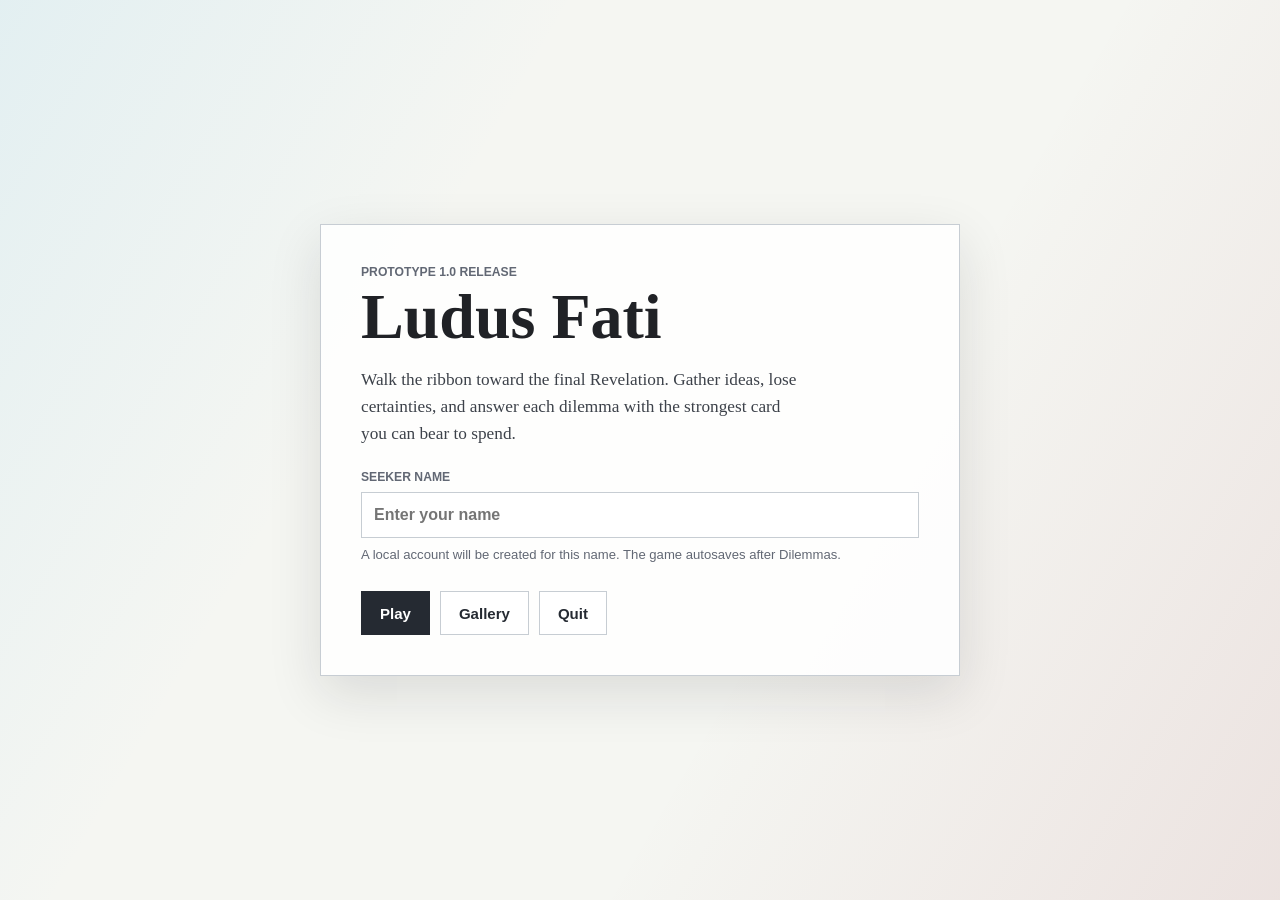
<file: index.html>
<!doctype html>
<html lang="en">
  <head>
    <meta charset="utf-8">
    <meta name="viewport" content="width=device-width, initial-scale=1">
    <meta http-equiv="refresh" content="0; url=prototype-v1.0/">
    <title>Ludus Fati</title>
    <style>
      :root {
        color-scheme: dark;
        font-family: Georgia, "Times New Roman", serif;
        background: #09090a;
        color: #f4ecd7;
      }

      body {
        margin: 0;
        min-height: 100vh;
        display: grid;
        place-items: center;
        background:
          radial-gradient(circle at 50% 20%, rgba(214, 192, 139, 0.14), transparent 34rem),
          #09090a;
      }

      main {
        width: min(38rem, calc(100vw - 2rem));
        border: 1px solid rgba(214, 192, 139, 0.42);
        padding: 2rem;
        background: rgba(12, 13, 16, 0.9);
        box-shadow: 0 1.5rem 4rem rgba(0, 0, 0, 0.45);
      }

      h1 {
        margin: 0 0 0.75rem;
        font-size: clamp(2.4rem, 9vw, 4.8rem);
        letter-spacing: 0.08em;
        text-transform: uppercase;
      }

      p {
        line-height: 1.6;
      }

      a {
        color: #f0d99e;
      }
    </style>
  </head>
  <body>
    <main>
      <h1>Ludus Fati</h1>
      <p>Launching Prototype 1.0. If the game does not open automatically, use the link below.</p>
      <p><a href="prototype-v1.0/">Play Ludus Fati Prototype 1.0</a></p>
    </main>
  </body>
</html>
</file>
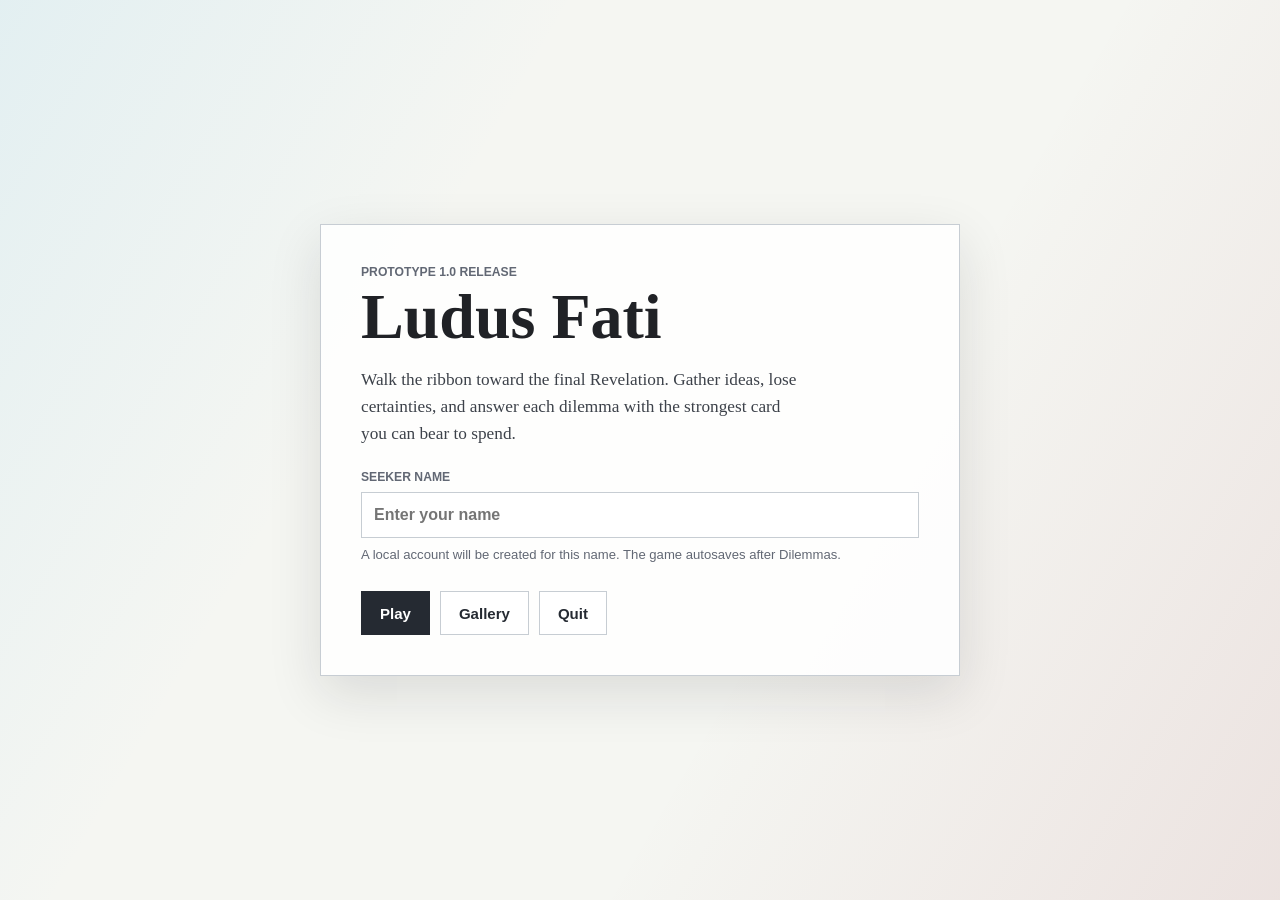
<file: prototype-v1.0/index.html>
<!doctype html>
<html lang="en">
  <head>
    <meta charset="utf-8">
    <meta name="viewport" content="width=device-width, initial-scale=1">
    <title>Ludus Fati Prototype 1.0</title>
    <link rel="stylesheet" href="styles.css">
  </head>
  <body>
    <main id="menu-screen" class="screen menu-screen">
      <section class="menu-panel" aria-labelledby="game-title">
        <p class="eyebrow">Prototype 1.0 release</p>
        <h1 id="game-title">Ludus Fati</h1>
        <p class="intro">
          Walk the ribbon toward the final Revelation. Gather ideas, lose certainties,
          and answer each dilemma with the strongest card you can bear to spend.
        </p>
        <form id="account-form" class="account-form">
          <label for="player-name">Seeker name</label>
          <input id="player-name" name="player-name" type="text" maxlength="32" autocomplete="nickname" placeholder="Enter your name">
          <p id="account-message">A local account will be created for this name. The game autosaves after Dilemmas.</p>
        </form>
        <div class="menu-actions">
          <button id="play-button" class="primary-action" type="button">Play</button>
          <a class="secondary-action gallery-link" href="gallery/">Gallery</a>
          <button id="quit-button" class="secondary-action" type="button">Quit</button>
        </div>
      </section>
    </main>

    <main id="quit-screen" class="screen menu-screen hidden">
      <section class="menu-panel quiet" aria-labelledby="quit-title">
        <p class="eyebrow">The portico is closed</p>
        <h1 id="quit-title">Silence</h1>
        <p class="intro">The seeker turns away before the first step.</p>
        <div class="menu-actions">
          <button id="return-button" class="primary-action" type="button">Return</button>
        </div>
      </section>
    </main>

    <main id="game-screen" class="screen game-screen theatre-screen lf-game-screen hidden">
      <section class="lf-table rich-theatre" aria-label="Ludus Fati game table">
        <header class="lf-topbar">
          <div class="lf-title-lockup" aria-label="Game title">
            <h1>Ludus Fati</h1>
          </div>

          <div class="lf-branch-status" aria-label="Current branch">
            <span>Branch</span>
            <strong id="branch-readout">I</strong>
          </div>

          <div class="lf-step-status" aria-label="Current step">
            <span>Step</span>
            <strong id="position-readout">0 / 46</strong>
          </div>

          <section class="lf-score-strip" aria-label="Combined suit scores">
            <div id="suit-totals" class="suit-totals score-constellation"></div>
          </section>

          <nav class="theatre-actions lf-actions" aria-label="Game panels">
            <button id="codex-button" class="icon-action" type="button">
              <svg class="lf-action-icon" viewBox="0 0 48 48" aria-hidden="true" focusable="false">
                <path d="M10 12c6-2 10-1 14 2v24c-4-3-8-4-14-2z"></path>
                <path d="M38 12c-6-2-10-1-14 2v24c4-3 8-4 14-2z"></path>
                <path d="M24 14v24"></path>
              </svg>
              <strong>Codex</strong>
            </button>
            <button id="scores-button" class="icon-action" type="button">
              <svg class="lf-action-icon" viewBox="0 0 48 48" aria-hidden="true" focusable="false">
                <path d="M12 36V22"></path>
                <path d="M24 36V12"></path>
                <path d="M36 36V18"></path>
                <path d="M8 36h32"></path>
              </svg>
              <strong>Scores</strong>
            </button>
            <button id="options-button" class="icon-action" type="button">
              <svg class="lf-action-icon" viewBox="0 0 48 48" aria-hidden="true" focusable="false">
                <circle cx="24" cy="24" r="6"></circle>
                <path d="M24 8v6M24 34v6M8 24h6M34 24h6M12.7 12.7l4.2 4.2M31.1 31.1l4.2 4.2M35.3 12.7l-4.2 4.2M16.9 31.1l-4.2 4.2"></path>
              </svg>
              <strong>Options</strong>
            </button>
          </nav>
        </header>

        <section class="lf-playfield">
          <aside class="ribbon-spine lf-ribbon-panel" aria-label="Ribbon progress">
            <div class="spine-heading">
              <strong>The Ribbon</strong>
            </div>
            <div id="ribbon" class="ribbon theatre-ribbon lf-ribbon"></div>
          </aside>

          <section class="event-panel theatre-stage lf-stage" aria-live="polite">
            <div class="lf-stage-field" aria-hidden="true"></div>
            <div class="stage-inner">
              <div class="stage-copy">
                <figure id="event-card" class="event-card hidden" aria-hidden="true">
                  <img id="event-card-image" alt="" loading="lazy" decoding="async">
                  <figcaption id="event-card-caption"></figcaption>
                </figure>
                <div class="stage-text">
                  <p id="event-kicker" class="eyebrow">Awaiting the first step</p>
                  <h2 id="event-title">The First Portico</h2>
                  <p id="event-body">
                    Press Step to enter the philosophical landscape. The cells ahead are hidden,
                    except for four Dilemma checkpoints and the final Revelation.
                  </p>
                </div>
                <div class="step-row">
                  <button id="step-button" class="primary-action threshold-action" type="button">
                    <span class="threshold-roman">Gradvs Proximvs</span>
                    <span class="threshold-label">Take the Next Step</span>
                    <span class="threshold-motto">Per Fatvm Ad Lvcem</span>
                  </button>
                </div>
              </div>
            </div>

            <section class="hand-panel theatre-hand-panel lf-hand-carousel" aria-label="Hand carousel">
              <button id="hand-prev-button" class="hand-nav-button" type="button" aria-label="Previous hand cards">&lt;</button>
              <div class="hand-window">
                <div id="hand" class="hand"></div>
                <div class="hand-meta">
                  <span id="hand-window-readout">0 of 0</span>
                  <div class="segmented-control" role="group" aria-label="Sort cards">
                    <button id="sort-rank-button" class="segment-button" type="button" aria-pressed="false">Rank</button>
                    <button id="sort-suit-button" class="segment-button" type="button" aria-pressed="true">Suit</button>
                  </div>
                </div>
              </div>
              <button id="hand-next-button" class="hand-nav-button" type="button" aria-label="Next hand cards">&gt;</button>
            </section>
          </section>

          <aside class="synthesis-dock lf-synthesis-dock">
            <button id="synthesis-toggle" class="synthesis-toggle" type="button" aria-expanded="false" aria-controls="synthesis-panel">
              <span id="synthesis-count" class="synthesis-count">0</span>
              <span class="synthesis-glyph" aria-hidden="true">&#9651;</span>
              <strong>Synthesis</strong>
            </button>
            <section id="synthesis-panel" class="synthesis-panel hidden" aria-label="Synthesis">
              <div class="panel-heading">
                <h2>Synthesis</h2>
                <span id="merge-count">No merges</span>
              </div>
              <div id="merge-panel" class="merge-panel"></div>
            </section>
          </aside>
        </section>

        <section class="machine-status lf-hidden-hooks" aria-hidden="true">
          <div><span>Dilemmas</span><strong id="dilemmas-readout">0 / 5</strong></div>
          <div><span>Hand</span><strong id="hand-readout">0 / 15</strong></div>
          <div><span>Actions</span><strong id="steps-readout">0</strong></div>
          <div><span>Player</span><strong id="player-readout">None</strong></div>
          <div><span>Dilemma Save</span><strong id="save-readout">Not saved</strong></div>
        </section>

        <section class="record-panel lf-hidden-hooks" aria-hidden="true">
          <div class="panel-heading">
            <h2>Record</h2>
            <span>Hidden</span>
          </div>
          <ol id="log" class="log"></ol>
          <button id="log-toggle" class="record-toggle" type="button" aria-expanded="false">Unfold Complete Record</button>
        </section>
      </section>
    </main>

    <div id="tutorial-overlay" class="tutorial-overlay hidden" role="dialog" aria-modal="true" aria-labelledby="tutorial-title" aria-describedby="tutorial-rules">
      <svg id="tutorial-lines" class="tutorial-lines" aria-hidden="true"></svg>
      <div id="tutorial-highlights" aria-hidden="true"></div>

      <section class="tutorial-rules-card">
        <p class="eyebrow">Before the first step</p>
        <h2 id="tutorial-title">How to walk the Ribbon</h2>
        <p id="tutorial-rules">
          Take steps to reveal encounters and gather cards. At each Dilemma, play a card
          strong enough to meet its threshold. Reach the final Revelation with a leading
          suit above 34 and its Ace to complete the journey.
        </p>
        <span>Click anywhere to begin</span>
      </section>

      <aside class="tutorial-callout tutorial-callout-ribbon" data-target=".lf-ribbon-panel">
        <strong>The Ribbon</strong>
        <span>Your position, revealed cells, and coming Dilemmas.</span>
      </aside>
      <aside class="tutorial-callout tutorial-callout-status" data-target=".lf-step-status">
        <strong>Journey status</strong>
        <span>Your current branch and distance to the Revelation.</span>
      </aside>
      <aside class="tutorial-callout tutorial-callout-scores" data-target=".lf-score-strip">
        <strong>Suit scores</strong>
        <span>The combined strength of the cards you hold.</span>
      </aside>
      <aside class="tutorial-callout tutorial-callout-codex" data-target="#codex-button">
        <strong>Codex &amp; options</strong>
        <span>Review rules, discoveries, scores, and game options.</span>
      </aside>
      <aside class="tutorial-callout tutorial-callout-step" data-target="#step-button">
        <strong>Take the next step</strong>
        <span>Advance along the Ribbon and reveal what waits ahead.</span>
      </aside>
      <aside class="tutorial-callout tutorial-callout-hand" data-target=".lf-hand-carousel">
        <strong>Your hand</strong>
        <span>Inspect and sort cards; play them when a choice demands it.</span>
      </aside>
      <aside class="tutorial-callout tutorial-callout-synthesis" data-target="#synthesis-toggle">
        <strong>Synthesis</strong>
        <span>Merge matching cards into a stronger certainty.</span>
      </aside>
    </div>

    <div id="modal" class="modal hidden" role="dialog" aria-modal="true" aria-labelledby="modal-title">
      <div id="modal-panel" class="modal-panel">
        <figure id="modal-art" class="modal-art" aria-label="Cell image">
          <img id="modal-art-image" alt="" decoding="async">
          <iframe id="modal-art-frame" class="modal-art-frame hidden" title="" loading="lazy"></iframe>
          <div id="modal-art-fallback" class="modal-art-fallback" aria-hidden="true">
            <span id="modal-art-symbol">STEP</span>
          </div>
          <figcaption id="modal-art-caption"></figcaption>
        </figure>
        <div class="modal-copy">
          <p id="modal-kicker" class="eyebrow">Choice</p>
          <h2 id="modal-title">Dilemma</h2>
          <p id="modal-body"></p>
          <div id="modal-extra" class="modal-extra"></div>
          <div id="modal-actions" class="modal-actions"></div>
        </div>
      </div>
    </div>

    <div id="card-viewer" class="card-viewer hidden" role="dialog" aria-modal="true" aria-labelledby="card-viewer-title">
      <div id="card-viewer-frame" class="card-viewer-frame">
        <div id="card-viewer-card" class="card-viewer-card"></div>
        <aside class="card-viewer-copy">
          <p id="card-viewer-kicker" class="eyebrow">Ranked suit card</p>
          <h2 id="card-viewer-title">Card</h2>
          <p id="card-viewer-description" class="card-viewer-description"></p>
          <p class="card-viewer-hint">Click the card, the darkened background, or press Escape to close.</p>
        </aside>
      </div>
    </div>

    <div id="codex-overlay" class="codex-overlay hidden" role="dialog" aria-modal="true" aria-labelledby="codex-title">
      <section class="codex-panel codex-book">
        <header class="codex-header">
          <div>
            <p class="eyebrow">Living Reference</p>
            <h2 id="codex-title">Codex</h2>
          </div>
          <button id="codex-close-button" class="secondary-action compact" type="button">Close</button>
        </header>
        <nav class="codex-tabs" aria-label="Codex sections">
          <button class="codex-tab" type="button" data-codex-tab="rules" aria-pressed="true">Rules</button>
          <button class="codex-tab" type="button" data-codex-tab="suits" aria-pressed="false">Suits</button>
          <button class="codex-tab" type="button" data-codex-tab="discovered" aria-pressed="false">Discovered</button>
          <button class="codex-tab" type="button" data-codex-tab="branches" aria-pressed="false">Branches</button>
        </nav>
        <div id="codex-content" class="codex-content"></div>
      </section>
    </div>

    <script src="game.js"></script>
  </body>
</html>
</file>
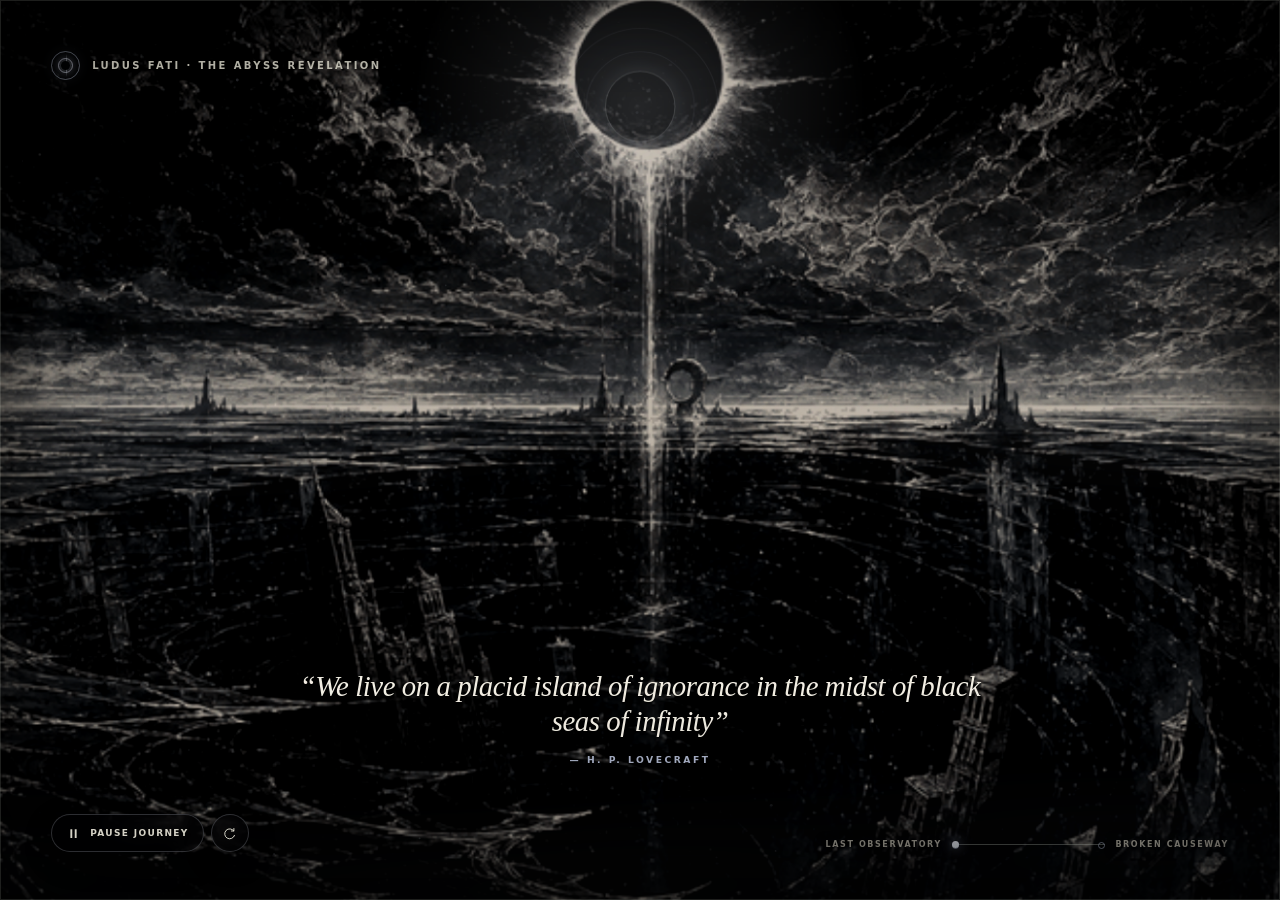
<file: prototype-v1.0/output/abyss-eternal-depth-animation/index.html>
<!doctype html>
<html lang="en">
  <head>
    <meta charset="utf-8">
    <meta name="viewport" content="width=device-width, initial-scale=1">
    <meta name="theme-color" content="#040507">
    <title>The Eternal Depth — An Abyss Revelation</title>
    <link rel="stylesheet" href="styles.css">
  </head>
  <body>
    <main id="scene" class="scene" aria-label="A slow panoramic journey across the eternal depth of the Abyss">
      <div id="world" class="world" aria-hidden="true">
        <div id="look" class="look-layer">
          <img
            class="abyss-plate"
            src="abyss-eternal-depth-panorama.png"
            alt=""
            draggable="false"
            decoding="sync"
          >

          <div class="eclipse-aura">
            <span class="eclipse-aura__ring eclipse-aura__ring--outer"></span>
            <span class="eclipse-aura__ring eclipse-aura__ring--inner"></span>
            <span class="eclipse-aura__core"></span>
          </div>

          <div class="sun-wash"></div>
        </div>
      </div>

      <div class="atmosphere atmosphere--far" aria-hidden="true"></div>
      <div class="atmosphere atmosphere--near" aria-hidden="true"></div>
      <div class="light-sweep" aria-hidden="true"></div>
      <canvas id="motes" class="motes" aria-hidden="true"></canvas>

      <div class="birds" aria-hidden="true">
        <i></i><i></i><i></i><i></i>
      </div>

      <header class="masthead">
        <div class="sigil" aria-hidden="true"><span></span></div>
        <p>Ludus Fati · The Abyss Revelation</p>
      </header>

      <section class="title-card" aria-labelledby="abyss-title">
        <p class="title-card__kicker">Beyond the last certainty</p>
        <h1 id="abyss-title">The Eternal<br>Depth</h1>
        <p class="title-card__epigraph">The horizon opened. Nothing answered.</p>
      </section>

      <figure class="quote-card">
        <blockquote>“We live on a placid island of ignorance in the midst of black seas of infinity”</blockquote>
        <figcaption>— H. P. Lovecraft</figcaption>
      </figure>

      <div class="journey" aria-hidden="true">
        <span>Last Observatory</span>
        <div class="journey__track"><i></i></div>
        <span>Broken Causeway</span>
      </div>

      <div class="controls">
        <button id="toggle-motion" class="control" type="button" aria-pressed="false">
          <svg class="control__pause" viewBox="0 0 24 24" aria-hidden="true">
            <path d="M7 5h3v14H7zM14 5h3v14h-3z"></path>
          </svg>
          <svg class="control__play" viewBox="0 0 24 24" aria-hidden="true">
            <path d="m8 5 11 7-11 7z"></path>
          </svg>
          <span>Pause journey</span>
        </button>
        <button id="restart-motion" class="control control--icon" type="button" aria-label="Restart the panoramic journey">
          <svg viewBox="0 0 24 24" aria-hidden="true">
            <path d="M19 8a8 8 0 1 0 1 7M19 4v4h-4"></path>
          </svg>
        </button>
      </div>

      <p id="motion-status" class="sr-only" aria-live="polite">The panoramic journey is playing.</p>
      <div class="grain" aria-hidden="true"></div>
      <div class="frame" aria-hidden="true"></div>
    </main>

    <script src="animation.js"></script>
  </body>
</html>
</file>
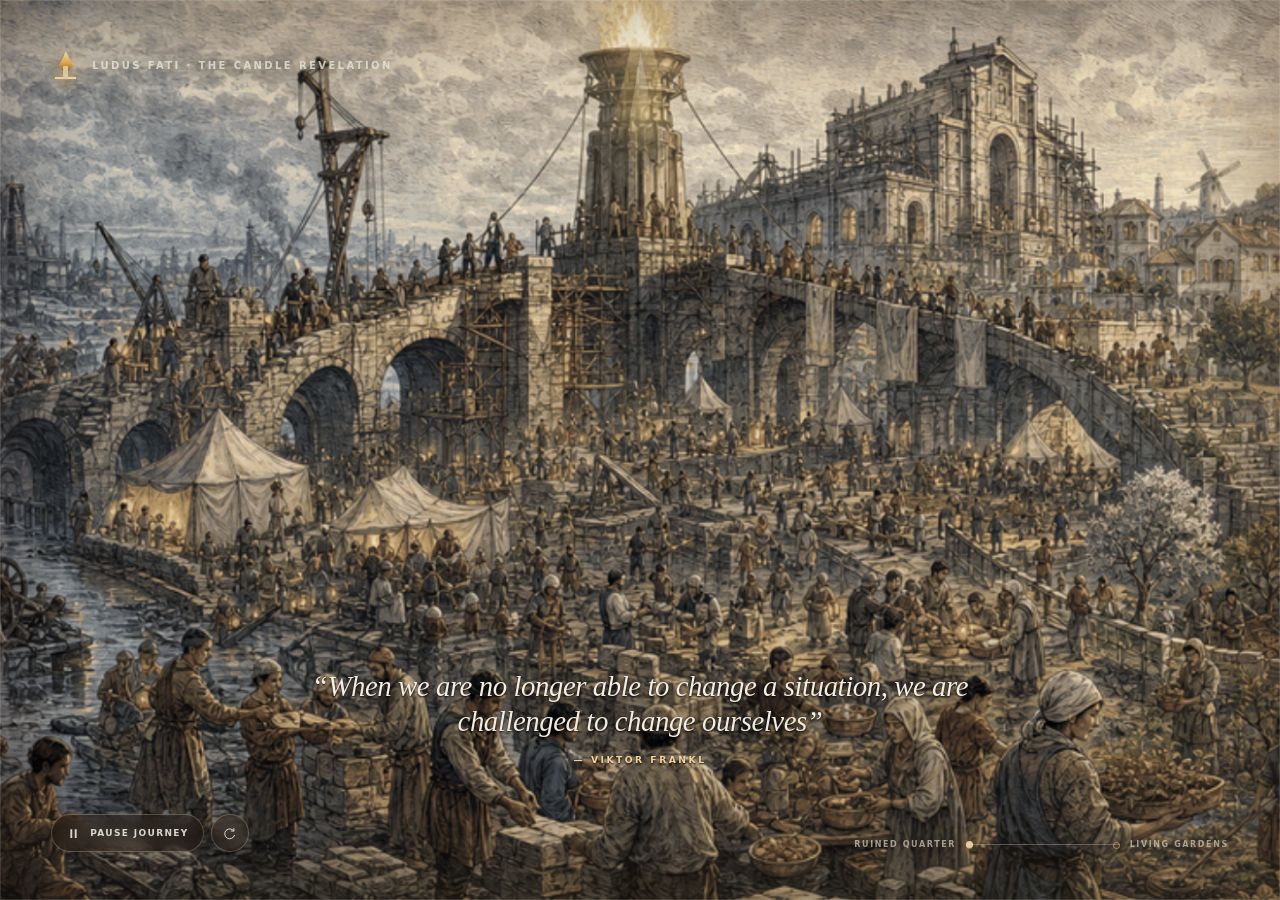
<file: prototype-v1.0/output/candle-restoration-animation/index.html>
<!doctype html>
<html lang="en">
  <head>
    <meta charset="utf-8">
    <meta name="viewport" content="width=device-width, initial-scale=1">
    <meta name="theme-color" content="#2b1d12">
    <title>The Restored World — A Candle Revelation</title>
    <link rel="stylesheet" href="styles.css">
  </head>
  <body>
    <main id="scene" class="scene" aria-label="A slow panoramic journey through Candle hope, mercy, and the restoration of a ruined world">
      <div id="world" class="world" aria-hidden="true">
        <div id="look" class="look-layer">
          <img
            class="restoration-plate"
            src="candle-restoration-panorama.png"
            alt=""
            draggable="false"
            decoding="sync"
          >

          <div class="beacon-aura">
            <span class="beacon-aura__halo"></span>
            <span class="beacon-aura__flame beacon-aura__flame--outer"></span>
            <span class="beacon-aura__flame beacon-aura__flame--inner"></span>
          </div>

          <div class="sun-wash"></div>
        </div>
      </div>

      <div class="atmosphere atmosphere--far" aria-hidden="true"></div>
      <div class="atmosphere atmosphere--near" aria-hidden="true"></div>
      <div class="light-sweep" aria-hidden="true"></div>
      <canvas id="motes" class="motes" aria-hidden="true"></canvas>

      <div class="birds" aria-hidden="true">
        <i></i><i></i><i></i><i></i>
      </div>

      <header class="masthead">
        <div class="sigil" aria-hidden="true"><span></span></div>
        <p>Ludus Fati · The Candle Revelation</p>
      </header>

      <section class="title-card" aria-labelledby="restoration-title">
        <p class="title-card__kicker">What living hands repair</p>
        <h1 id="restoration-title">The Restored<br>World</h1>
        <p class="title-card__epigraph">Mercy took up the next stone.</p>
      </section>

      <figure class="quote-card">
        <blockquote>“When we are no longer able to change a situation, we are challenged to change ourselves”</blockquote>
        <figcaption>— Viktor Frankl</figcaption>
      </figure>

      <div class="journey" aria-hidden="true">
        <span>Ruined Quarter</span>
        <div class="journey__track"><i></i></div>
        <span>Living Gardens</span>
      </div>

      <div class="controls">
        <button id="toggle-motion" class="control" type="button" aria-pressed="false">
          <svg class="control__pause" viewBox="0 0 24 24" aria-hidden="true">
            <path d="M7 5h3v14H7zM14 5h3v14h-3z"></path>
          </svg>
          <svg class="control__play" viewBox="0 0 24 24" aria-hidden="true">
            <path d="m8 5 11 7-11 7z"></path>
          </svg>
          <span>Pause journey</span>
        </button>
        <button id="restart-motion" class="control control--icon" type="button" aria-label="Restart the panoramic journey">
          <svg viewBox="0 0 24 24" aria-hidden="true">
            <path d="M19 8a8 8 0 1 0 1 7M19 4v4h-4"></path>
          </svg>
        </button>
      </div>

      <p id="motion-status" class="sr-only" aria-live="polite">The panoramic journey is playing.</p>
      <div class="grain" aria-hidden="true"></div>
      <div class="frame" aria-hidden="true"></div>
    </main>

    <script src="animation.js"></script>
  </body>
</html>
</file>
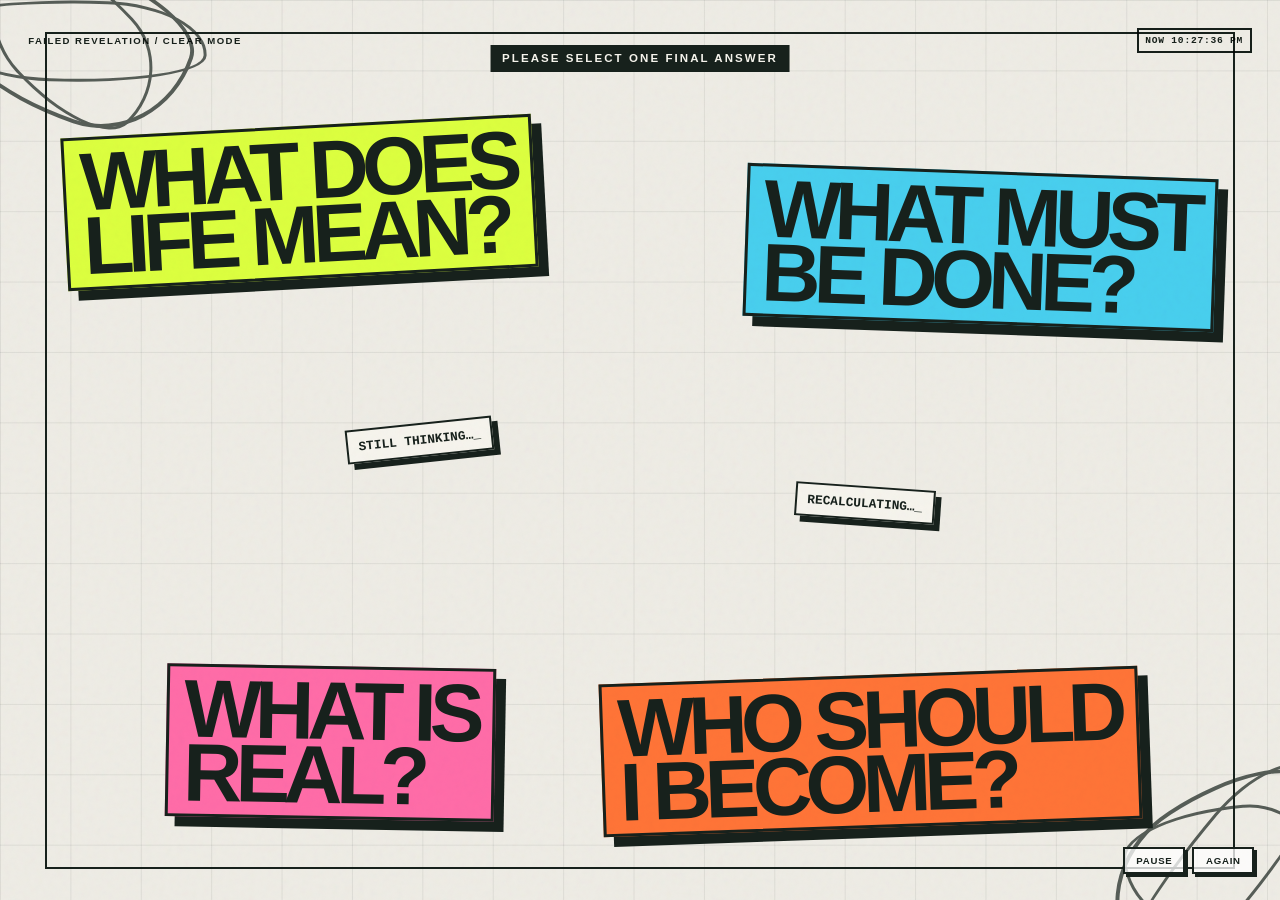
<file: prototype-v1.0/output/clear-pill-revelation-animation/index.html>
<!doctype html>
<html lang="en">
  <head>
    <meta charset="utf-8">
    <meta name="viewport" content="width=device-width, initial-scale=1">
    <meta name="theme-color" content="#f4ff68">
    <title>The Clear Pill — A Failed Revelation</title>
    <link rel="stylesheet" href="styles.css">
  </head>
  <body>
    <main id="scene" class="scene" aria-label="A clear pill interrupts a storm of great questions and releases the bright ordinary present">
      <section class="question-world" aria-hidden="true">
        <p class="instruction">PLEASE SELECT ONE FINAL ANSWER</p>
        <div class="question question--one">WHAT DOES<br>LIFE MEAN?</div>
        <div class="question question--two">WHAT MUST<br>BE DONE?</div>
        <div class="question question--three">WHAT IS<br>REAL?</div>
        <div class="question question--four">WHO SHOULD<br>I BECOME?</div>
        <div class="cursor cursor--one">STILL THINKING…</div>
        <div class="cursor cursor--two">RECALCULATING…</div>
        <div class="scribble scribble--one"></div>
        <div class="scribble scribble--two"></div>
      </section>

      <section class="dose" aria-hidden="true">
        <div class="pill-shadow"></div>
        <div class="pill">
          <div class="pill__shine"></div>
          <div class="pill__bubble pill__bubble--one"></div>
          <div class="pill__bubble pill__bubble--two"></div>
          <div class="pill__bubble pill__bubble--three"></div>
          <span>NOW</span>
        </div>
        <p class="dose__label">ONE CLEAR PILL · NO PRESCRIPTION</p>
      </section>

      <div class="wipe" aria-hidden="true"></div>

      <section class="present-world" aria-hidden="true">
        <div class="sun"></div>
        <div class="pool-lines"></div>
        <div class="present-object orange-slice">
          <span></span><span></span><span></span><span></span><span></span><span></span>
        </div>
        <div class="present-object cold-glass">
          <i class="ice ice--one"></i><i class="ice ice--two"></i><i class="ice ice--three"></i>
          <i class="straw"></i>
        </div>
        <div class="present-object keys"><i></i><b></b><span></span></div>
        <div class="present-object ticket">
          <small>ANY BUS</small>
          <strong>ONE WAY</strong>
          <em>VALID: TODAY</em>
        </div>
        <div class="present-object flower"><b></b><i></i><i></i><i></i><i></i><i></i><i></i></div>
        <div class="present-object sneaker">
          <span>OUTSIDE</span>
          <i class="lace lace--one"></i><i class="lace lace--two"></i><i class="sole"></i>
        </div>
        <div class="bubble bubble--one"></div>
        <div class="bubble bubble--two"></div>
        <div class="bubble bubble--three"></div>
        <div class="bubble bubble--four"></div>

        <div class="now-statement">
          <p class="now-statement__pre">THE UNIVERSE DECLINED TO COMMENT</p>
          <h1>JUST<br><span>THIS.</span></h1>
          <p class="now-statement__post">Cold drink. Warm pavement. Someone laughing nearby.</p>
        </div>

        <div class="ticker ticker--top"><span>NO DOCTRINE&nbsp;&nbsp;•&nbsp;&nbsp;NO DESTINY&nbsp;&nbsp;•&nbsp;&nbsp;NO FINAL WORD&nbsp;&nbsp;•&nbsp;&nbsp;NO DOCTRINE&nbsp;&nbsp;•&nbsp;&nbsp;NO DESTINY&nbsp;&nbsp;•&nbsp;&nbsp;NO FINAL WORD&nbsp;&nbsp;•&nbsp;&nbsp;</span></div>
        <div class="ticker ticker--bottom"><span>LOOK UP&nbsp;&nbsp;•&nbsp;&nbsp;DRINK WATER&nbsp;&nbsp;•&nbsp;&nbsp;MISS THE BUS&nbsp;&nbsp;•&nbsp;&nbsp;CALL SOMEONE&nbsp;&nbsp;•&nbsp;&nbsp;LOOK UP&nbsp;&nbsp;•&nbsp;&nbsp;DRINK WATER&nbsp;&nbsp;•&nbsp;&nbsp;MISS THE BUS&nbsp;&nbsp;•&nbsp;&nbsp;CALL SOMEONE&nbsp;&nbsp;•&nbsp;&nbsp;</span></div>
      </section>

      <header class="live-header">
        <p>FAILED REVELATION / CLEAR MODE</p>
        <time id="now-clock" datetime="">NOW</time>
      </header>

      <div class="chapter chapter--one" aria-hidden="true"><span>1</span> THE QUESTION</div>
      <div class="chapter chapter--two" aria-hidden="true"><span>2</span> THE REFUSAL</div>
      <div class="chapter chapter--three" aria-hidden="true"><span>3</span> THE AFTERNOON</div>

      <div class="controls">
        <button id="toggle-motion" type="button" aria-pressed="false"><span>Pause</span></button>
        <button id="restart-motion" type="button">Again</button>
      </div>

      <p id="motion-status" class="sr-only" aria-live="polite">The Clear Pill sequence is playing.</p>
      <div class="grain" aria-hidden="true"></div>
      <div class="flash" aria-hidden="true"></div>
    </main>

    <script src="animation.js"></script>
  </body>
</html>
</file>
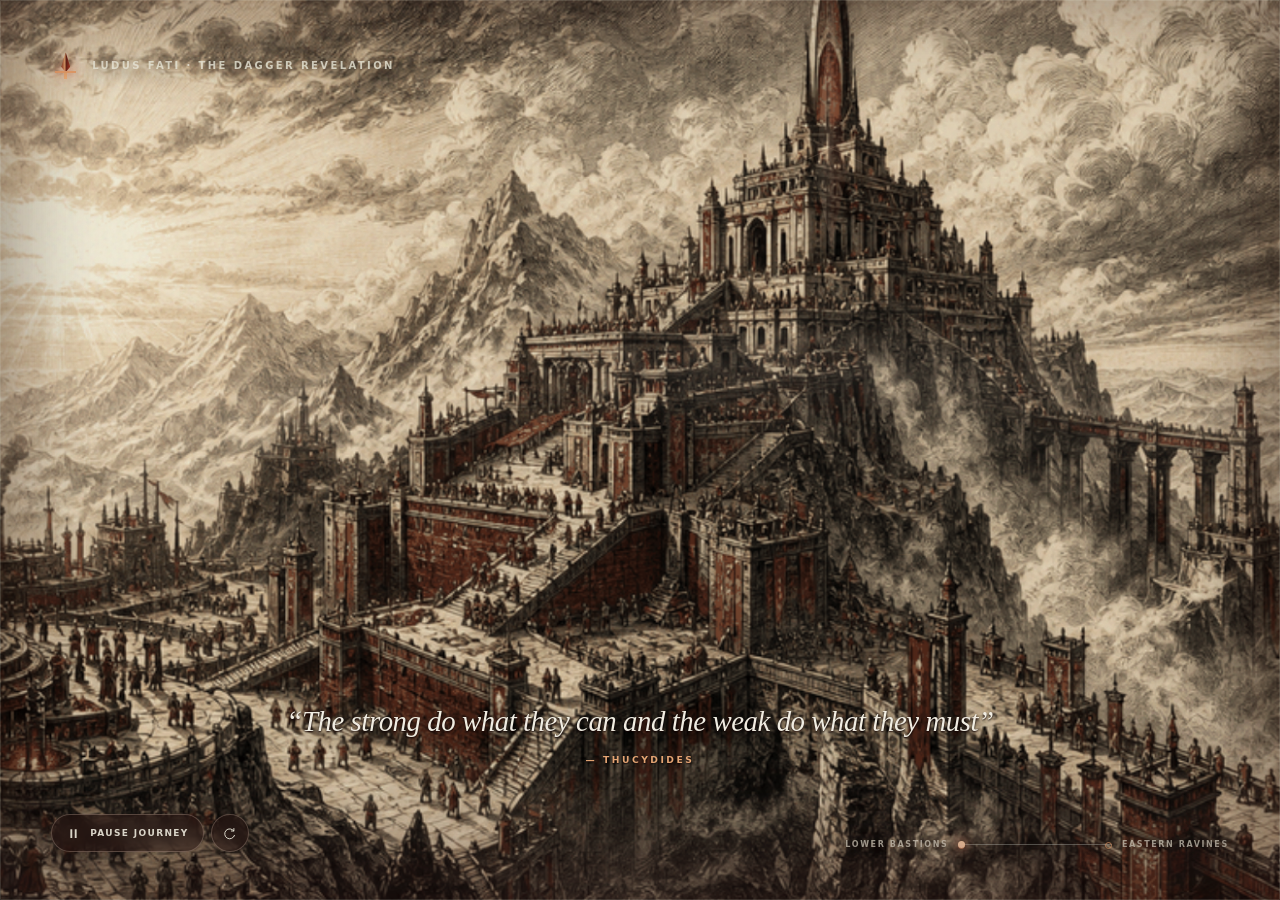
<file: prototype-v1.0/output/dagger-summit-animation/index.html>
<!doctype html>
<html lang="en">
  <head>
    <meta charset="utf-8">
    <meta name="viewport" content="width=device-width, initial-scale=1">
    <meta name="theme-color" content="#2a1714">
    <title>The Summit of Ambition — A Dagger Revelation</title>
    <link rel="stylesheet" href="styles.css">
  </head>
  <body>
    <main id="scene" class="scene" aria-label="A slow panoramic ascent across the Daggers' summit of ambition">
      <div id="world" class="world" aria-hidden="true">
        <div id="look" class="look-layer">
          <img
            class="summit-plate"
            src="dagger-summit-panorama.png"
            alt=""
            draggable="false"
            decoding="sync"
          >

          <div class="dagger-aura">
            <span class="dagger-aura__slash dagger-aura__slash--left"></span>
            <span class="dagger-aura__slash dagger-aura__slash--right"></span>
            <span class="dagger-aura__blade"></span>
          </div>

          <div class="sun-wash"></div>
        </div>
      </div>

      <div class="atmosphere atmosphere--far" aria-hidden="true"></div>
      <div class="atmosphere atmosphere--near" aria-hidden="true"></div>
      <div class="light-sweep" aria-hidden="true"></div>
      <canvas id="motes" class="motes" aria-hidden="true"></canvas>

      <div class="birds" aria-hidden="true">
        <i></i><i></i><i></i><i></i>
      </div>

      <header class="masthead">
        <div class="sigil" aria-hidden="true"><span></span></div>
        <p>Ludus Fati · The Dagger Revelation</p>
      </header>

      <section class="title-card" aria-labelledby="summit-title">
        <p class="title-card__kicker">Every height has a price</p>
        <h1 id="summit-title">The Summit<br>of Ambition</h1>
        <p class="title-card__epigraph">Rise. Command. Endure.</p>
      </section>

      <figure class="quote-card">
        <blockquote>“The strong do what they can and the weak do what they must”</blockquote>
        <figcaption>— Thucydides</figcaption>
      </figure>

      <div class="journey" aria-hidden="true">
        <span>Lower Bastions</span>
        <div class="journey__track"><i></i></div>
        <span>Eastern Ravines</span>
      </div>

      <div class="controls">
        <button id="toggle-motion" class="control" type="button" aria-pressed="false">
          <svg class="control__pause" viewBox="0 0 24 24" aria-hidden="true">
            <path d="M7 5h3v14H7zM14 5h3v14h-3z"></path>
          </svg>
          <svg class="control__play" viewBox="0 0 24 24" aria-hidden="true">
            <path d="m8 5 11 7-11 7z"></path>
          </svg>
          <span>Pause journey</span>
        </button>
        <button id="restart-motion" class="control control--icon" type="button" aria-label="Restart the panoramic journey">
          <svg viewBox="0 0 24 24" aria-hidden="true">
            <path d="M19 8a8 8 0 1 0 1 7M19 4v4h-4"></path>
          </svg>
        </button>
      </div>

      <p id="motion-status" class="sr-only" aria-live="polite">The panoramic journey is playing.</p>
      <div class="grain" aria-hidden="true"></div>
      <div class="frame" aria-hidden="true"></div>
    </main>

    <script src="animation.js"></script>
  </body>
</html>
</file>
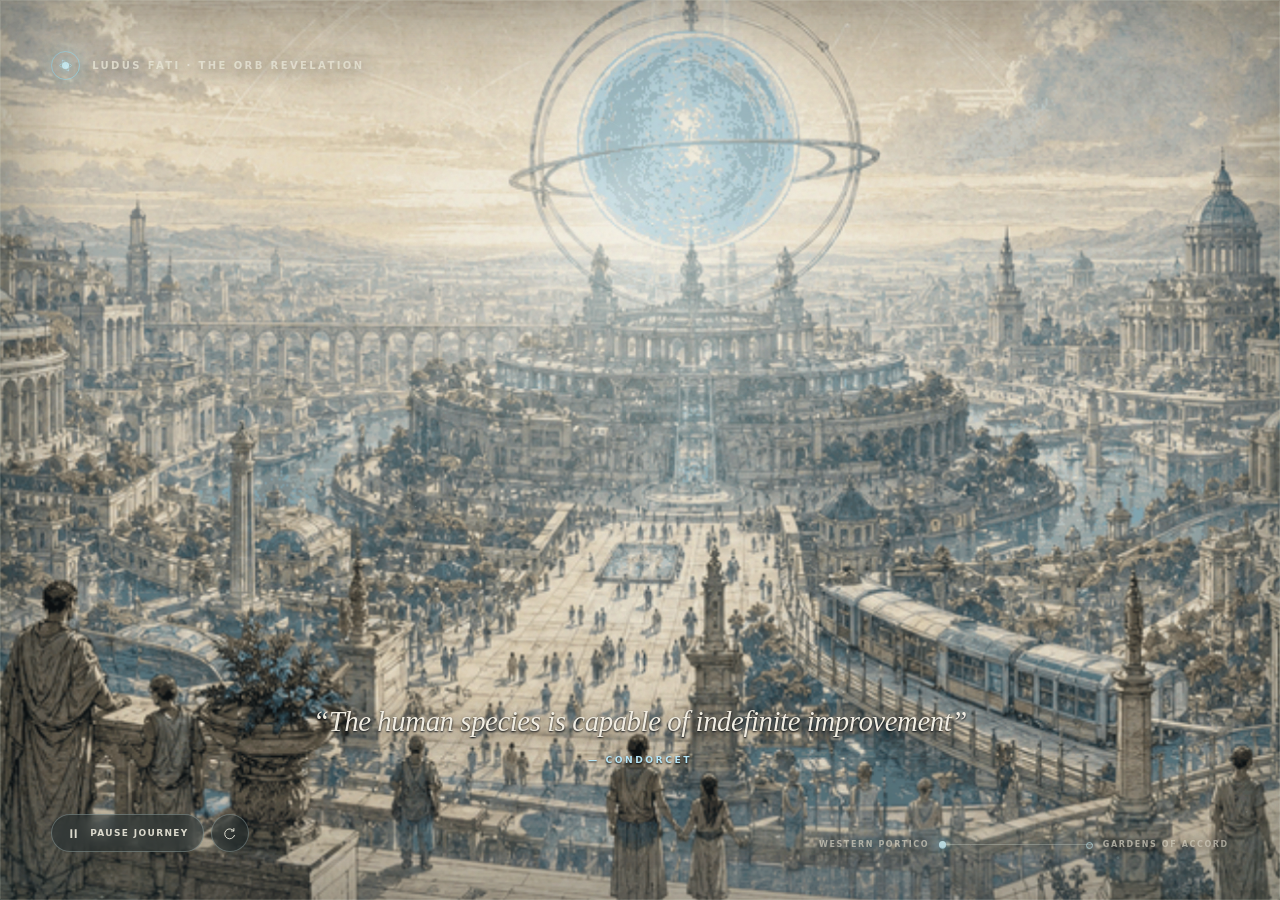
<file: prototype-v1.0/output/orb-ideal-city-animation/index.html>
<!doctype html>
<html lang="en">
  <head>
    <meta charset="utf-8">
    <meta name="viewport" content="width=device-width, initial-scale=1">
    <meta name="theme-color" content="#d9d0b7">
    <title>The Ideal City — An Orb Revelation</title>
    <link rel="stylesheet" href="styles.css">
  </head>
  <body>
    <main id="scene" class="scene" aria-label="A slow panoramic journey across the Orbs' ideal city">
      <div id="world" class="world" aria-hidden="true">
        <div id="look" class="look-layer">
          <img
            class="city-plate"
            src="orb-ideal-city-panorama.png"
            alt=""
            draggable="false"
            decoding="sync"
          >

          <div class="orb-aura">
            <span class="orb-aura__ring orb-aura__ring--one"></span>
            <span class="orb-aura__ring orb-aura__ring--two"></span>
            <span class="orb-aura__core"></span>
          </div>

          <div class="sun-wash"></div>
        </div>
      </div>

      <div class="atmosphere atmosphere--far" aria-hidden="true"></div>
      <div class="atmosphere atmosphere--near" aria-hidden="true"></div>
      <div class="light-sweep" aria-hidden="true"></div>
      <canvas id="motes" class="motes" aria-hidden="true"></canvas>

      <div class="birds" aria-hidden="true">
        <i></i><i></i><i></i><i></i>
      </div>

      <header class="masthead">
        <div class="sigil" aria-hidden="true"><span></span></div>
        <p>Ludus Fati · The Orb Revelation</p>
      </header>

      <section class="title-card" aria-labelledby="city-title">
        <p class="title-card__kicker">A city measured for every life</p>
        <h1 id="city-title">The Ideal City</h1>
        <p class="title-card__epigraph">Clarity became mercy. Measure became common ground.</p>
      </section>

      <figure class="quote-card">
        <blockquote>“The human species is capable of indefinite improvement”</blockquote>
        <figcaption>— Condorcet</figcaption>
      </figure>

      <div class="journey" aria-hidden="true">
        <span>Western Portico</span>
        <div class="journey__track"><i></i></div>
        <span>Gardens of Accord</span>
      </div>

      <div class="controls">
        <button id="toggle-motion" class="control" type="button" aria-pressed="false">
          <svg class="control__pause" viewBox="0 0 24 24" aria-hidden="true">
            <path d="M7 5h3v14H7zM14 5h3v14h-3z"></path>
          </svg>
          <svg class="control__play" viewBox="0 0 24 24" aria-hidden="true">
            <path d="m8 5 11 7-11 7z"></path>
          </svg>
          <span>Pause journey</span>
        </button>
        <button id="restart-motion" class="control control--icon" type="button" aria-label="Restart the panoramic journey">
          <svg viewBox="0 0 24 24" aria-hidden="true">
            <path d="M19 8a8 8 0 1 0 1 7M19 4v4h-4"></path>
          </svg>
        </button>
      </div>

      <p id="motion-status" class="sr-only" aria-live="polite">The panoramic journey is playing.</p>
      <div class="grain" aria-hidden="true"></div>
      <div class="frame" aria-hidden="true"></div>
    </main>

    <script src="animation.js"></script>
  </body>
</html>
</file>
<file: prototype-v1.0/styles.css>
:root {
  --ink: #202226;
  --muted: #626874;
  --paper: #f5f6f2;
  --panel: #ffffff;
  --stone: #d7dce0;
  --line: #c7cdd3;
  --shadow: 0 18px 50px rgba(24, 27, 32, 0.12);
  --orbs: #74c7ee;
  --daggers: #8e1f2b;
  --abysses: #111116;
  --candles: #f4f1dc;
  --good: #2f7f65;
  --warn: #b05a2b;
  --display-font: "Trajan Pro", "Cinzel", "Cormorant Garamond", "Palatino Linotype", Georgia, serif;
  --text-font: "Cormorant Garamond", "Palatino Linotype", "Book Antiqua", Georgia, serif;
  --inscription-font: "Copperplate Gothic Light", "Copperplate", "Trebuchet MS", Arial, Helvetica, sans-serif;
}

* {
  box-sizing: border-box;
}

body {
  margin: 0;
  min-height: 100vh;
  color: var(--ink);
  background:
    linear-gradient(120deg, rgba(116, 199, 238, 0.14), transparent 32%),
    linear-gradient(300deg, rgba(142, 31, 43, 0.09), transparent 38%),
    var(--paper);
  font-family: var(--text-font);
}

button {
  font: inherit;
}

.gallery-link {
  display: inline-grid;
  place-items: center;
  text-decoration: none;
}

.hidden {
  display: none !important;
}

/* First-run guide */
.tutorial-overlay {
  position: fixed;
  z-index: 100;
  inset: 0;
  overflow: hidden;
  color: #f4e7c7;
  background: rgba(2, 3, 5, 0.72);
  backdrop-filter: blur(2px);
  cursor: pointer;
  animation: tutorialFadeIn 280ms ease-out both;
}

.tutorial-lines {
  position: absolute;
  z-index: 2;
  inset: 0;
  width: 100%;
  height: 100%;
  pointer-events: none;
}

.tutorial-lines line {
  stroke: rgba(244, 220, 163, 0.88);
  stroke-width: 1.5;
  stroke-dasharray: 5 5;
  vector-effect: non-scaling-stroke;
}

.tutorial-highlight {
  position: absolute;
  z-index: 1;
  border: 1px solid rgba(255, 230, 170, 0.9);
  box-shadow: 0 0 0 9999px rgba(0, 0, 0, 0.08), 0 0 25px rgba(244, 220, 163, 0.38);
  pointer-events: none;
}

.tutorial-rules-card,
.tutorial-callout {
  position: absolute;
  z-index: 3;
  border: 1px solid rgba(214, 192, 139, 0.66);
  box-shadow: inset 0 0 0 4px rgba(214, 192, 139, 0.035), 0 16px 50px rgba(0, 0, 0, 0.55);
}

.tutorial-rules-card {
  top: 14%;
  left: 50%;
  width: min(520px, 42vw);
  padding: clamp(20px, 2vw, 30px);
  transform: translateX(-50%);
  background: rgba(10, 11, 14, 0.94);
  text-align: center;
}

.tutorial-rules-card h2 {
  margin: 4px 0 12px;
  color: #f6e8c8;
  font-family: var(--display-font);
  font-size: clamp(1.35rem, 2.2vw, 2.35rem);
  font-weight: 500;
  text-transform: uppercase;
}

.tutorial-rules-card p:not(.eyebrow) {
  margin: 0;
  color: #d9c9a5;
  font-size: clamp(0.88rem, 1vw, 1.05rem);
  line-height: 1.5;
}

.tutorial-rules-card > span {
  display: inline-block;
  margin-top: 16px;
  color: #d6c08b;
  font-family: var(--inscription-font);
  font-size: 0.68rem;
  letter-spacing: 0.08em;
  text-transform: uppercase;
}

.tutorial-callout {
  width: min(220px, 18vw);
  padding: 10px 12px;
  background: rgba(12, 13, 16, 0.94);
}

.tutorial-callout strong,
.tutorial-callout span { display: block; }
.tutorial-callout strong { color: #f0ddb0; font-family: var(--display-font); font-size: 0.82rem; text-transform: uppercase; }
.tutorial-callout span { margin-top: 3px; color: #cdbf9e; font-size: 0.76rem; line-height: 1.25; }
.tutorial-callout-ribbon { top: 31%; left: 2%; }
.tutorial-callout-status { top: 10%; left: 23%; }
.tutorial-callout-scores { top: 10%; right: 27%; }
.tutorial-callout-codex { top: 10%; right: 2%; }
.tutorial-callout-step { top: 58%; left: 50%; transform: translateX(-50%); }
.tutorial-callout-hand { right: 30%; bottom: 2%; }
.tutorial-callout-synthesis { top: 42%; right: 2%; }

body.tutorial-open { overflow: hidden; }

@keyframes tutorialFadeIn { from { opacity: 0; } }

@media (max-width: 900px) {
  .tutorial-overlay { overflow-y: auto; padding: 18px; }
  .tutorial-lines, .tutorial-highlight { display: none; }
  .tutorial-rules-card, .tutorial-callout {
    position: relative;
    inset: auto;
    width: min(560px, 100%);
    margin: 0 auto 10px;
    transform: none;
  }
  .tutorial-rules-card { margin-bottom: 16px; }
}

@media (prefers-reduced-motion: reduce) {
  .tutorial-overlay { animation: none; }
}

.screen {
  min-height: 100vh;
}

.menu-screen {
  display: grid;
  place-items: center;
  padding: 28px;
}

.menu-panel {
  width: min(640px, 100%);
  padding: 40px;
  color: var(--ink);
  background: rgba(255, 255, 255, 0.88);
  border: 1px solid var(--line);
  box-shadow: var(--shadow);
}

.menu-panel.quiet {
  text-align: center;
}

.eyebrow {
  margin: 0 0 8px;
  color: var(--muted);
  font-family: var(--inscription-font);
  font-size: 0.76rem;
  font-weight: 700;
  letter-spacing: 0;
  text-transform: uppercase;
}

h1,
h2,
p {
  overflow-wrap: anywhere;
}

h1 {
  margin: 0;
  font-size: clamp(2.1rem, 5vw, 4.4rem);
  line-height: 0.95;
  letter-spacing: 0;
}

h2 {
  margin: 0;
  font-size: 1.12rem;
  line-height: 1.15;
  letter-spacing: 0;
}

.intro {
  max-width: 52ch;
  margin: 20px 0 0;
  color: #3d424a;
  font-size: 1.08rem;
  line-height: 1.55;
}

.menu-actions,
.header-actions,
.step-row,
.modal-actions {
  display: flex;
  flex-wrap: wrap;
  gap: 10px;
}

.menu-actions {
  margin-top: 28px;
}

.account-form {
  display: grid;
  gap: 8px;
  margin-top: 22px;
}

.account-form label {
  color: var(--muted);
  font-family: Arial, Helvetica, sans-serif;
  font-size: 0.76rem;
  font-weight: 800;
  text-transform: uppercase;
}

.account-form input {
  width: 100%;
  min-height: 46px;
  padding: 0 12px;
  color: var(--ink);
  background: #ffffff;
  border: 1px solid var(--line);
  font: 800 1rem Arial, Helvetica, sans-serif;
}

.account-form input:focus {
  outline: 3px solid rgba(116, 199, 238, 0.34);
  outline-offset: 0;
  border-color: #252a32;
}

.account-form p {
  margin: 0;
  color: var(--muted);
  font-family: Arial, Helvetica, sans-serif;
  font-size: 0.82rem;
  line-height: 1.35;
}

.account-form p.error {
  color: #8e1f2b;
}

.primary-action,
.secondary-action {
  min-height: 44px;
  padding: 0 18px;
  border: 1px solid transparent;
  cursor: pointer;
  font-family: Arial, Helvetica, sans-serif;
  font-size: 0.94rem;
  font-weight: 800;
  letter-spacing: 0;
}

.primary-action {
  color: #ffffff;
  background: #252a32;
}

.primary-action:hover,
.primary-action:focus-visible {
  background: #11151b;
}

.secondary-action {
  color: #252a32;
  background: #ffffff;
  border-color: var(--line);
}

.secondary-action:hover,
.secondary-action:focus-visible {
  background: #edf0f2;
}

.primary-action:disabled,
.secondary-action:disabled {
  cursor: not-allowed;
  opacity: 0.52;
}

.compact {
  min-height: 38px;
  padding: 0 14px;
}

.game-screen {
  display: grid;
  grid-template-columns: minmax(168px, 220px) minmax(0, 1fr);
}

.ribbon-panel {
  position: sticky;
  top: 0;
  align-self: start;
  height: 100vh;
  padding: 18px;
  overflow-y: auto;
  color: #ffffff;
  background: #202226;
  border-right: 1px solid rgba(255, 255, 255, 0.12);
}

.ribbon-heading {
  display: flex;
  align-items: center;
  justify-content: space-between;
  gap: 12px;
  margin-bottom: 16px;
  font-family: Arial, Helvetica, sans-serif;
  font-size: 0.78rem;
  text-transform: uppercase;
}

.ribbon {
  display: grid;
  grid-template-columns: repeat(2, minmax(0, 1fr));
  gap: 7px;
}

.ribbon-cell {
  min-height: 54px;
  display: flex;
  flex-direction: column;
  justify-content: space-between;
  gap: 6px;
  padding: 8px;
  color: #e7eaec;
  background: #343942;
  border: 1px solid rgba(255, 255, 255, 0.12);
}

.ribbon-cell strong {
  font-family: Arial, Helvetica, sans-serif;
  font-size: 0.74rem;
}

.ribbon-cell span {
  font-family: Arial, Helvetica, sans-serif;
  font-size: 0.7rem;
  line-height: 1;
}

.ribbon-cell.current {
  outline: 3px solid #ffffff;
  outline-offset: -3px;
}

.ribbon-cell.passed {
  background: #2d3239;
}

.ribbon-cell.hidden-cell {
  color: #9da5ad;
  background: #292e35;
}

.ribbon-cell.draw {
  border-color: rgba(116, 199, 238, 0.5);
}

.ribbon-cell.lose {
  border-color: rgba(142, 31, 43, 0.72);
}

.ribbon-cell.advance {
  border-color: rgba(47, 127, 101, 0.72);
}

.ribbon-cell.retreat {
  border-color: rgba(176, 90, 43, 0.72);
}

.ribbon-cell.rest {
  border-color: rgba(244, 241, 220, 0.55);
}

.ribbon-cell.dilemma {
  color: #ffffff;
  background: #4a3042;
  border-color: #d4a648;
}

.ribbon-cell.dilemma.solved {
  background: #214c41;
  border-color: #8ad2b8;
}

.ribbon-cell.revelation {
  color: #111116;
  background: #f4f1dc;
  border-color: #ffffff;
}

.play-area {
  min-width: 0;
  padding: 22px;
}

.game-header {
  display: flex;
  align-items: flex-start;
  justify-content: space-between;
  gap: 18px;
  margin-bottom: 16px;
}

.game-header h1 {
  font-size: clamp(2rem, 4vw, 3.6rem);
}

.status-strip {
  display: grid;
  grid-template-columns: repeat(auto-fit, minmax(120px, 1fr));
  gap: 8px;
  margin-bottom: 14px;
}

.status-strip div,
.event-panel,
.hand-panel,
.side-panel section {
  background: rgba(255, 255, 255, 0.9);
  border: 1px solid var(--line);
}

.status-strip div {
  min-height: 62px;
  padding: 12px;
}

.status-strip span,
.panel-heading span {
  display: block;
  color: var(--muted);
  font-family: Arial, Helvetica, sans-serif;
  font-size: 0.72rem;
  font-weight: 800;
  text-transform: uppercase;
}

.status-strip strong {
  display: block;
  margin-top: 5px;
  font-family: Arial, Helvetica, sans-serif;
  font-size: 0.98rem;
  line-height: 1.18;
}

.event-panel {
  display: grid;
  grid-template-columns: minmax(0, 1fr) auto;
  align-items: end;
  gap: 22px;
  min-height: 176px;
  margin-bottom: 16px;
  padding: 22px;
  box-shadow: 0 12px 30px rgba(24, 27, 32, 0.08);
}

.event-panel h2 {
  font-size: clamp(1.5rem, 3vw, 2.4rem);
}

.event-panel p:last-child {
  margin: 12px 0 0;
  max-width: 78ch;
  color: #3d424a;
  font-size: 1rem;
  line-height: 1.55;
  white-space: pre-line;
}

.dashboard {
  display: grid;
  grid-template-columns: minmax(0, 1fr) minmax(280px, 340px);
  gap: 16px;
  align-items: start;
}

.hand-panel,
.side-panel section {
  padding: 16px;
}

.side-panel {
  display: grid;
  gap: 16px;
}

.panel-heading {
  display: flex;
  align-items: flex-start;
  justify-content: space-between;
  gap: 12px;
  margin-bottom: 12px;
}

.hand-heading {
  flex-wrap: wrap;
}

.segmented-control {
  display: inline-grid;
  grid-template-columns: repeat(2, minmax(58px, 1fr));
  gap: 2px;
  padding: 2px;
  background: #edf0f2;
  border: 1px solid var(--line);
}

.segment-button {
  min-height: 32px;
  padding: 0 10px;
  color: #4d535c;
  background: transparent;
  border: 0;
  cursor: pointer;
  font-family: Arial, Helvetica, sans-serif;
  font-size: 0.72rem;
  font-weight: 900;
  letter-spacing: 0;
}

.segment-button[aria-pressed="true"] {
  color: #ffffff;
  background: #252a32;
}

.segment-button:hover,
.segment-button:focus-visible {
  color: #11151b;
  background: #ffffff;
}

.segment-button[aria-pressed="true"]:hover,
.segment-button[aria-pressed="true"]:focus-visible {
  color: #ffffff;
  background: #11151b;
}

.hand {
  display: grid;
  grid-template-columns: repeat(auto-fill, minmax(122px, 150px));
  gap: 12px;
  align-items: start;
}

.card-placeholder {
  position: relative;
  aspect-ratio: 2 / 3;
  min-height: 0;
  display: grid;
  grid-template-rows: auto minmax(0, 1fr) auto;
  gap: 8px;
  padding: 12px;
  overflow: hidden;
  color: #171a1f;
  background:
    linear-gradient(180deg, rgba(255, 255, 255, 0.72), rgba(224, 210, 184, 0.52)),
    #e9ddc6;
  border: 2px solid #171a1f;
  box-shadow: 0 8px 18px rgba(24, 27, 32, 0.12);
}

button.card-placeholder {
  width: 100%;
  appearance: none;
  text-align: initial;
  cursor: zoom-in;
  font: inherit;
}

.card-placeholder:hover,
.card-placeholder:focus-visible {
  transform: translateY(-2px);
  box-shadow: 0 14px 26px rgba(24, 27, 32, 0.18);
}

.card-placeholder::before {
  content: "";
  position: absolute;
  inset: 7px;
  border: 2px solid rgba(23, 26, 31, 0.78);
  pointer-events: none;
}

.card-placeholder::after {
  content: "";
  position: absolute;
  inset: 12px;
  border: 1px solid var(--suit-color, var(--line));
  opacity: 0.72;
  pointer-events: none;
}

.card-placeholder.has-card-art {
  display: block;
  padding: 0;
  color: #ffffff;
  background: #08080a;
  border-width: 1px;
}

.card-placeholder.has-card-art::before {
  inset: 0;
  border: 0;
  box-shadow: inset 0 0 0 1px rgba(23, 26, 31, 0.76);
  z-index: 1;
}

.card-placeholder.has-card-art::after {
  display: none;
}

.card-art-image {
  display: block;
  width: 100%;
  height: 100%;
  aspect-ratio: 2 / 3;
  object-fit: cover;
  background: #08080a;
}

.choice-card::before,
.merge-button::before,
.suit-total::before {
  content: "";
  position: absolute;
  left: 0;
  top: 0;
  bottom: 0;
  width: 6px;
  background: var(--suit-color, var(--line));
}

.card-corner,
.card-center {
  position: relative;
  z-index: 1;
}

.card-corner {
  display: grid;
  grid-template-columns: auto 1fr;
  align-items: center;
  gap: 5px;
  width: min-content;
  min-width: 48px;
}

.card-corner-bottom {
  justify-self: end;
  transform: rotate(180deg);
}

.card-rank {
  display: inline-grid;
  place-items: center;
  width: 28px;
  height: 34px;
  color: #171a1f;
  background: rgba(255, 255, 255, 0.42);
  border: 1px solid rgba(23, 26, 31, 0.72);
  font-family: Arial, Helvetica, sans-serif;
  font-size: 1.35rem;
  font-weight: 900;
  line-height: 1;
}

.card-suit-code {
  color: var(--suit-color, #252a32);
  font-family: Arial, Helvetica, sans-serif;
  font-size: 0.56rem;
  font-weight: 900;
  line-height: 1;
}

.card-center {
  display: grid;
  align-content: center;
  justify-items: center;
  gap: 7px;
  min-height: 0;
  padding: 4px 8px;
  text-align: center;
}

.card-suit-mark {
  display: grid;
  place-items: center;
  width: 48px;
  height: 48px;
  color: var(--suit-color, #252a32);
  background: rgba(255, 255, 255, 0.32);
  border: 2px solid var(--suit-color, #252a32);
  border-radius: 50%;
  font-family: Arial, Helvetica, sans-serif;
  font-size: 0.72rem;
  font-weight: 900;
}

.card-placeholder strong {
  display: -webkit-box;
  max-width: 100%;
  overflow: hidden;
  font-size: 0.96rem;
  line-height: 1.12;
  text-align: center;
  -webkit-box-orient: vertical;
  -webkit-line-clamp: 2;
}

.card-placeholder small {
  display: -webkit-box;
  max-width: 100%;
  overflow: hidden;
  color: var(--muted);
  font-family: Arial, Helvetica, sans-serif;
  font-size: 0.61rem;
  line-height: 1.25;
  -webkit-box-orient: vertical;
  -webkit-line-clamp: 4;
}

.suit-orbs {
  --suit-color: var(--orbs);
}

.suit-daggers {
  --suit-color: var(--daggers);
}

.suit-abysses {
  --suit-color: var(--abysses);
}

.suit-candles {
  --suit-color: var(--candles);
}

.suit-abysses.card-placeholder {
  background:
    linear-gradient(180deg, rgba(255, 255, 255, 0.68), rgba(216, 205, 187, 0.54)),
    #e4d9c6;
}

.suit-abysses.choice-card {
  background: #f7f7f7;
}

.suit-abysses .card-suit-code,
.suit-abysses .card-suit-mark {
  color: #111116;
}

.suit-candles .card-suit-code,
.suit-candles .card-suit-mark {
  color: #5d5539;
}

.suit-total {
  position: relative;
  display: flex;
  align-items: center;
  justify-content: space-between;
  min-height: 40px;
  margin-bottom: 8px;
  padding: 8px 10px 8px 16px;
  background: #f6f8f8;
  border: 1px solid var(--line);
}

.suit-total.leading {
  border-color: #252a32;
}

.suit-total span,
.suit-total strong {
  font-family: Arial, Helvetica, sans-serif;
}

.merge-panel {
  display: grid;
  gap: 8px;
}

.merge-button {
  position: relative;
  min-height: 44px;
  padding: 8px 10px 8px 16px;
  text-align: left;
  color: var(--ink);
  background: #ffffff;
  border: 1px solid var(--line);
  cursor: pointer;
  font-family: Arial, Helvetica, sans-serif;
  font-size: 0.82rem;
  font-weight: 800;
}

.merge-button:hover,
.merge-button:focus-visible {
  background: #edf0f2;
}

.empty-note {
  margin: 0;
  color: var(--muted);
  font-family: Arial, Helvetica, sans-serif;
  font-size: 0.86rem;
  line-height: 1.4;
}

.log {
  margin: 0;
  padding-left: 20px;
  color: #3d424a;
  font-size: 0.9rem;
  line-height: 1.35;
}

.log li + li {
  margin-top: 7px;
}

.modal {
  position: fixed;
  inset: 0;
  z-index: 10;
  display: grid;
  place-items: center;
  padding: 20px;
  background: rgba(17, 21, 27, 0.62);
}

.modal-panel {
  width: min(760px, 100%);
  max-height: min(86vh, 820px);
  padding: 26px;
  overflow-y: auto;
  background: #ffffff;
  border: 1px solid var(--line);
  box-shadow: var(--shadow);
}

.modal-panel h2 {
  font-size: clamp(1.4rem, 3vw, 2.2rem);
}

#modal-body {
  margin: 14px 0 0;
  color: #3d424a;
  font-size: 1rem;
  line-height: 1.56;
  white-space: pre-line;
}

.modal-extra {
  margin-top: 18px;
}

.choice-cards {
  display: grid;
  grid-template-columns: repeat(auto-fit, minmax(136px, 1fr));
  gap: 10px;
}

.choice-card {
  position: relative;
  min-height: 92px;
  padding: 12px 10px 12px 18px;
  text-align: left;
  color: var(--ink);
  background: #ffffff;
  border: 1px solid var(--line);
  cursor: pointer;
}

.choice-card.has-card-art {
  display: grid;
  grid-template-columns: 54px minmax(0, 1fr);
  gap: 10px;
  align-items: center;
  padding: 8px 10px 8px 14px;
}

.choice-card.has-card-art::before {
  width: 4px;
}

.choice-card-art {
  display: block;
  width: 54px;
  aspect-ratio: 2 / 3;
  object-fit: cover;
  background: #08080a;
  border: 1px solid rgba(23, 26, 31, 0.28);
}

.choice-card-copy {
  min-width: 0;
}

.choice-card-copy span:last-child {
  display: block;
  overflow-wrap: anywhere;
}

.choice-card:hover,
.choice-card:focus-visible {
  border-color: #252a32;
  background: #f2f4f5;
}

.choice-rank {
  display: block;
  margin-bottom: 8px;
  font-family: Arial, Helvetica, sans-serif;
  font-size: 1.1rem;
  font-weight: 900;
}

.modal-actions {
  justify-content: flex-end;
  margin-top: 20px;
}

.card-viewer {
  position: fixed;
  inset: 0;
  z-index: 20;
  display: grid;
  place-items: center;
  padding: 24px;
  overflow: auto;
  background: rgba(8, 8, 10, 0.82);
}

.card-viewer-frame {
  display: grid;
  grid-template-columns: minmax(0, 560px) minmax(250px, 330px);
  gap: clamp(24px, 4vw, 52px);
  align-items: center;
  width: min(94vw, 960px);
  min-width: 0;
}

.card-viewer-card {
  display: grid;
  place-items: center;
  min-width: 0;
}

.card-viewer-image,
.card-viewer-fallback {
  display: block;
  width: auto;
  max-width: 100%;
  max-height: 92vh;
  aspect-ratio: 2 / 3;
  cursor: zoom-out;
  box-shadow: 0 30px 80px rgba(0, 0, 0, 0.54);
}

.card-viewer-image {
  object-fit: contain;
  background: #08080a;
}

.card-viewer-fallback {
  width: min(100%, 420px);
  transform: none;
}

.card-viewer-fallback:hover,
.card-viewer-fallback:focus-visible {
  transform: none;
  box-shadow: 0 30px 80px rgba(0, 0, 0, 0.54);
}

.card-viewer-copy {
  position: relative;
  padding: clamp(24px, 4vw, 38px);
  color: #171a1f;
  background:
    linear-gradient(145deg, rgba(255, 255, 255, 0.9), rgba(230, 218, 194, 0.92)),
    #e9ddc6;
  border: 1px solid rgba(255, 255, 255, 0.44);
  box-shadow: 0 24px 64px rgba(0, 0, 0, 0.4);
}

.card-viewer-copy::before {
  content: "";
  position: absolute;
  top: 0;
  left: 0;
  width: 5px;
  height: 100%;
  background: var(--suit-color, #252a32);
}

.card-viewer-copy h2 {
  margin: 8px 0 20px;
  font-size: clamp(1.65rem, 3vw, 2.45rem);
  line-height: 0.96;
}

.card-viewer-description {
  margin: 0;
  font-family: Georgia, "Times New Roman", serif;
  font-size: clamp(1.12rem, 2vw, 1.4rem);
  line-height: 1.5;
}

.card-viewer-hint {
  margin: 30px 0 0;
  padding-top: 16px;
  color: #60656d;
  border-top: 1px solid rgba(23, 26, 31, 0.18);
  font-size: 0.75rem;
  line-height: 1.45;
}

@media (max-width: 980px) {
  .game-screen {
    display: block;
  }

  .ribbon-panel {
    position: static;
    height: auto;
    max-height: none;
    padding: 14px;
  }

  .ribbon {
    grid-template-columns: repeat(7, minmax(58px, 1fr));
    overflow-x: auto;
  }

  .ribbon-cell {
    min-height: 48px;
  }

  .status-strip,
  .dashboard {
    grid-template-columns: 1fr;
  }
}

@media (max-width: 620px) {
  .menu-panel,
  .play-area,
  .modal-panel {
    padding: 18px;
  }

  .game-header,
  .event-panel,
  .panel-heading {
    display: block;
  }

  .header-actions,
  .step-row {
    margin-top: 14px;
  }

  .ribbon {
    grid-template-columns: repeat(5, minmax(58px, 1fr));
  }

  .status-strip {
    grid-template-columns: repeat(2, minmax(0, 1fr));
  }

  .hand {
    grid-template-columns: repeat(2, minmax(0, 1fr));
  }

  .card-placeholder {
    padding: 10px;
  }

  .card-suit-mark {
    width: 42px;
    height: 42px;
  }

  .card-placeholder small {
    -webkit-line-clamp: 3;
  }

  .modal-actions {
    justify-content: stretch;
  }

  .modal-actions button,
  .menu-actions button {
    flex: 1 1 100%;
  }

  .card-viewer {
    place-items: start center;
    padding: 18px;
  }

  .card-viewer-frame {
    grid-template-columns: minmax(0, 1fr);
    gap: 18px;
    width: min(88vw, 400px);
  }

  .card-viewer-image,
  .card-viewer-fallback {
    max-height: 68vh;
  }

  .card-viewer-copy {
    width: 100%;
    padding: 24px;
  }

  .card-viewer-hint {
    margin-top: 20px;
  }
}

/* Prototype 0.4 theatre main screen */
.theatre-screen {
  display: block;
  min-height: 100vh;
  color: #efe7d0;
  background: #0d0e10;
}

.theatre-shell {
  min-height: 100vh;
  padding: clamp(18px, 3vw, 34px);
  background:
    linear-gradient(180deg, rgba(214, 192, 139, 0.07), rgba(13, 14, 16, 0) 34%),
    repeating-linear-gradient(90deg, rgba(255, 255, 255, 0.025) 0 1px, transparent 1px 42px),
    #0d0e10;
}

.theatre-top {
  display: grid;
  grid-template-columns: minmax(220px, 0.9fr) minmax(360px, 1.2fr) minmax(230px, auto);
  gap: 18px;
  align-items: stretch;
}

.brand-lockup,
.score-constellation,
.theatre-actions,
.machine-status,
.theatre-stage,
.synthesis-panel,
.theatre-hand-panel,
.record-panel,
.codex-panel {
  border: 1px solid rgba(214, 192, 139, 0.35);
  background: rgba(20, 21, 24, 0.88);
  box-shadow: 0 22px 70px rgba(0, 0, 0, 0.34);
}

.brand-lockup {
  display: grid;
  gap: 18px;
  padding: 20px;
}

.brand-lockup h1 {
  color: #f3ead0;
  font-size: clamp(2.2rem, 4.5vw, 4.8rem);
  text-transform: uppercase;
}

.branch-plate {
  display: grid;
  grid-template-columns: auto 1fr;
  gap: 8px 12px;
  align-items: center;
  padding: 12px;
  color: #d6c08b;
  background: #111215;
  border: 1px solid rgba(214, 192, 139, 0.28);
  font-family: Arial, Helvetica, sans-serif;
}

.branch-plate span {
  color: #8f948f;
  font-size: 0.68rem;
  font-weight: 900;
  text-transform: uppercase;
}

.branch-plate strong {
  color: #f5ecd5;
  font-size: 0.86rem;
  line-height: 1.2;
}

.score-constellation {
  position: relative;
  display: grid;
  grid-template-columns: repeat(4, minmax(0, 1fr));
  gap: 12px;
  align-items: center;
  padding: 16px;
}

.score-constellation::before {
  content: "";
  position: absolute;
  left: 10%;
  right: 10%;
  top: 50%;
  height: 1px;
  background: rgba(214, 192, 139, 0.28);
}

.score-constellation .suit-total {
  position: relative;
  z-index: 1;
  display: grid;
  justify-items: center;
  gap: 6px;
  min-height: 116px;
  margin: 0;
  padding: 10px;
  color: #efe7d0;
  background: #121317;
  border: 1px solid rgba(214, 192, 139, 0.22);
}

.score-constellation .suit-total::before {
  display: none;
}

.score-constellation .suit-total.leading {
  border-color: #d6c08b;
  box-shadow: inset 0 0 0 1px rgba(214, 192, 139, 0.2);
}

.score-orb {
  display: grid;
  place-items: center;
  width: 46px;
  height: 46px;
  color: var(--suit-color, #d6c08b);
  border: 1px solid var(--suit-color, #d6c08b);
  border-radius: 50%;
  font-size: 0.58rem;
  font-weight: 900;
}

.score-constellation .suit-total strong {
  color: #ffffff;
  font-size: 1.45rem;
}

.score-constellation .suit-total span:last-child {
  color: #aeb1aa;
  font-size: 0.68rem;
  line-height: 1.2;
  text-align: center;
}

.theatre-actions {
  display: grid;
  grid-template-columns: repeat(3, minmax(0, 1fr));
  gap: 8px;
  padding: 10px;
}

.icon-action {
  display: grid;
  place-items: center;
  gap: 8px;
  min-height: 96px;
  color: #efe7d0;
  background: #111215;
  border: 1px solid rgba(214, 192, 139, 0.25);
  cursor: pointer;
  font-family: Arial, Helvetica, sans-serif;
}

.icon-action:hover,
.icon-action:focus-visible {
  color: #ffffff;
  border-color: #d6c08b;
  background: #18191d;
}

.icon-glyph {
  display: grid;
  place-items: center;
  width: 42px;
  height: 42px;
  color: #111215;
  background: #d6c08b;
  border-radius: 50%;
  font-size: 0.58rem;
  font-weight: 900;
  text-transform: uppercase;
}

.icon-action strong {
  font-size: 0.74rem;
  text-transform: uppercase;
}

.machine-status {
  display: grid;
  grid-template-columns: repeat(5, minmax(0, 1fr));
  gap: 1px;
  margin-top: 14px;
  padding: 1px;
  background: rgba(214, 192, 139, 0.28);
}

.machine-status div {
  min-height: 58px;
  padding: 10px 12px;
  background: #111215;
}

.machine-status span,
.machine-status strong {
  display: block;
  font-family: Arial, Helvetica, sans-serif;
}

.machine-status span {
  color: #888e8a;
  font-size: 0.66rem;
  font-weight: 900;
  text-transform: uppercase;
}

.machine-status strong {
  margin-top: 5px;
  color: #efe7d0;
  font-size: 0.86rem;
  line-height: 1.16;
}

.theatre-stage-row {
  display: grid;
  grid-template-columns: minmax(0, 1fr) minmax(150px, 190px);
  gap: 18px;
  margin-top: 18px;
}

.event-panel.theatre-stage {
  display: grid;
  grid-template-columns: minmax(0, 1fr);
  align-content: center;
  justify-items: center;
  min-height: clamp(330px, 42vh, 520px);
  margin: 0;
  padding: clamp(28px, 5vw, 58px);
  text-align: center;
  background:
    linear-gradient(180deg, rgba(214, 192, 139, 0.12), rgba(214, 192, 139, 0.02)),
    #15161a;
}

.stage-copy {
  max-width: 780px;
}

.theatre-stage .eyebrow,
.codex-panel .eyebrow {
  color: #d6c08b;
}

.theatre-stage h2 {
  color: #fbf3dd;
  font-size: clamp(2rem, 5vw, 4.6rem);
  text-transform: uppercase;
}

.event-panel.theatre-stage p:last-child {
  max-width: 68ch;
  margin: 20px auto 0;
  color: #c7c1af;
  font-size: 1.06rem;
  line-height: 1.58;
}

.event-panel.theatre-stage .step-row {
  justify-content: center;
  margin-top: 32px;
}

.threshold-action {
  min-height: 54px;
  padding: 0 26px;
  color: #111215;
  background: #d6c08b;
  border-color: #e7d6a9;
}

.threshold-action:hover,
.threshold-action:focus-visible {
  color: #111215;
  background: #f0ddb0;
}

.synthesis-dock {
  display: grid;
  gap: 12px;
  align-content: start;
}

.synthesis-toggle {
  display: grid;
  justify-items: center;
  align-content: center;
  gap: 10px;
  min-height: 190px;
  color: #efe7d0;
  background: #111215;
  border: 1px solid rgba(214, 192, 139, 0.38);
  cursor: pointer;
  font-family: Arial, Helvetica, sans-serif;
}

.synthesis-toggle:hover,
.synthesis-toggle:focus-visible,
.synthesis-toggle.has-merges {
  border-color: #d6c08b;
}

.synthesis-count {
  display: grid;
  place-items: center;
  width: 32px;
  height: 32px;
  color: #111215;
  background: #d6c08b;
  border-radius: 50%;
  font-weight: 900;
}

.synthesis-glyph {
  color: #d6c08b;
  font-size: 2.6rem;
  line-height: 1;
}

.synthesis-toggle strong {
  font-size: 0.74rem;
  text-transform: uppercase;
}

.synthesis-panel {
  padding: 14px;
}

.lower-theatre {
  display: grid;
  grid-template-columns: minmax(0, 1fr) minmax(270px, 340px);
  gap: 18px;
  margin-top: 18px;
  align-items: start;
}

.theatre-hand-panel,
.record-panel {
  padding: 16px;
}

.hand-heading-row {
  display: grid;
  grid-template-columns: 44px minmax(0, 1fr) 44px;
  gap: 12px;
  align-items: stretch;
}

.hand-window {
  min-width: 0;
}

.hand-meta {
  display: flex;
  align-items: center;
  justify-content: space-between;
  gap: 12px;
  margin-bottom: 12px;
  color: #d6c08b;
  font-family: Arial, Helvetica, sans-serif;
  font-size: 0.74rem;
  font-weight: 900;
  text-transform: uppercase;
}

.hand-nav-button {
  min-height: 100%;
  color: #efe7d0;
  background: #111215;
  border: 1px solid rgba(214, 192, 139, 0.25);
  cursor: pointer;
  font-family: Arial, Helvetica, sans-serif;
  font-size: 1.6rem;
  font-weight: 900;
}

.hand-nav-button:disabled {
  cursor: not-allowed;
  opacity: 0.35;
}

.hand-nav-button:not(:disabled):hover,
.hand-nav-button:not(:disabled):focus-visible {
  border-color: #d6c08b;
}

.theatre-hand-panel .segmented-control {
  background: #0f1013;
  border-color: rgba(214, 192, 139, 0.25);
}

.theatre-hand-panel .segment-button {
  color: #b6ad99;
}

.theatre-hand-panel .segment-button[aria-pressed="true"] {
  color: #111215;
  background: #d6c08b;
}

.theatre-hand-panel .hand {
  grid-template-columns: repeat(5, minmax(0, 1fr));
  gap: 12px;
}

.theatre-hand-panel .empty-note {
  grid-column: 1 / -1;
}

.record-panel .panel-heading,
.synthesis-panel .panel-heading {
  color: #efe7d0;
}

.record-panel .panel-heading span,
.synthesis-panel .panel-heading span {
  color: #d6c08b;
}

.record-panel .log {
  color: #c7c1af;
  font-size: 0.88rem;
}

.record-toggle {
  width: 100%;
  min-height: 38px;
  margin-top: 14px;
  color: #efe7d0;
  background: #111215;
  border: 1px solid rgba(214, 192, 139, 0.25);
  cursor: pointer;
  font-family: Arial, Helvetica, sans-serif;
  font-size: 0.74rem;
  font-weight: 900;
  text-transform: uppercase;
}

.record-toggle:disabled {
  cursor: not-allowed;
  opacity: 0.45;
}

.record-toggle:not(:disabled):hover,
.record-toggle:not(:disabled):focus-visible {
  border-color: #d6c08b;
}

.theatre-screen .empty-note {
  color: #aeb1aa;
}

.theatre-screen .merge-button,
.theatre-screen .choice-card {
  color: #efe7d0;
  background: #111215;
  border-color: rgba(214, 192, 139, 0.25);
}

.theatre-screen .merge-button:hover,
.theatre-screen .merge-button:focus-visible,
.theatre-screen .choice-card:hover,
.theatre-screen .choice-card:focus-visible {
  background: #18191d;
  border-color: #d6c08b;
}

.modal-panel {
  color: #efe7d0;
  background: #15161a;
  border-color: rgba(214, 192, 139, 0.45);
}

#modal-body {
  color: #c7c1af;
}

.modal-panel .secondary-action {
  color: #efe7d0;
  background: #111215;
  border-color: rgba(214, 192, 139, 0.28);
}

.modal-panel .primary-action {
  color: #111215;
  background: #d6c08b;
}

.codex-overlay {
  position: fixed;
  inset: 0;
  z-index: 30;
  display: grid;
  place-items: center;
  padding: 24px;
  background: rgba(5, 6, 8, 0.82);
}

.codex-panel {
  display: grid;
  grid-template-rows: auto auto minmax(0, 1fr);
  width: min(1080px, 96vw);
  max-height: min(860px, 92vh);
  color: #efe7d0;
  overflow: hidden;
}

.codex-header {
  display: flex;
  align-items: center;
  justify-content: space-between;
  gap: 18px;
  padding: 22px;
  border-bottom: 1px solid rgba(214, 192, 139, 0.22);
}

.codex-header h2 {
  color: #fbf3dd;
  font-size: clamp(1.8rem, 4vw, 3.4rem);
  text-transform: uppercase;
}

.codex-tabs {
  display: grid;
  grid-template-columns: repeat(4, minmax(0, 1fr));
  gap: 1px;
  background: rgba(214, 192, 139, 0.25);
  border-bottom: 1px solid rgba(214, 192, 139, 0.22);
}

.codex-tab {
  min-height: 44px;
  color: #b6ad99;
  background: #111215;
  border: 0;
  cursor: pointer;
  font-family: Arial, Helvetica, sans-serif;
  font-size: 0.76rem;
  font-weight: 900;
  text-transform: uppercase;
}

.codex-tab[aria-pressed="true"] {
  color: #111215;
  background: #d6c08b;
}

.codex-content {
  min-height: 0;
  padding: 22px;
  overflow-y: auto;
}

.codex-lede {
  max-width: 78ch;
  margin: 0 0 18px;
  color: #c7c1af;
  line-height: 1.55;
}

.codex-content h3 {
  margin: 22px 0 10px;
  color: #d6c08b;
  font-family: Arial, Helvetica, sans-serif;
  font-size: 0.78rem;
  font-weight: 900;
  text-transform: uppercase;
}

.codex-grid,
.codex-list {
  display: grid;
  gap: 12px;
}

.codex-grid {
  grid-template-columns: repeat(auto-fit, minmax(220px, 1fr));
}

.codex-suit-grid {
  grid-template-columns: repeat(2, minmax(0, 1fr));
}

.codex-entry {
  position: relative;
  min-width: 0;
  padding: 14px 14px 14px 18px;
  background: #111215;
  border: 1px solid rgba(214, 192, 139, 0.2);
}

.codex-entry::before {
  content: "";
  position: absolute;
  inset: 0 auto 0 0;
  width: 4px;
  background: var(--suit-color, #d6c08b);
  opacity: 0.82;
}

.codex-entry span,
.codex-entry small {
  display: block;
  color: #d6c08b;
  font-family: Arial, Helvetica, sans-serif;
  font-size: 0.7rem;
  font-weight: 900;
  line-height: 1.25;
  text-transform: uppercase;
}

.codex-entry strong {
  display: block;
  margin-top: 6px;
  color: #fbf3dd;
  font-size: 1rem;
  line-height: 1.25;
}

.codex-entry p {
  margin: 8px 0 0;
  color: #c7c1af;
  line-height: 1.45;
}

.codex-entry small {
  margin-top: 10px;
  color: #8f948f;
}

.codex-suit-entry {
  display: grid;
  grid-template-columns: minmax(120px, 38%) minmax(0, 1fr);
  gap: 14px;
  padding: 12px 14px 12px 18px;
  align-items: stretch;
}

.codex-suit-art {
  min-width: 0;
  min-height: 176px;
  margin: 0;
  overflow: hidden;
  background:
    linear-gradient(180deg, rgba(0, 0, 0, 0.08), rgba(0, 0, 0, 0.12)),
    var(--codex-suit-art) center / cover no-repeat,
    #0b0c0e;
  border: 1px solid rgba(214, 192, 139, 0.24);
  box-shadow: inset 0 0 0 1px rgba(0, 0, 0, 0.42);
}

.codex-suit-copy {
  min-width: 0;
  align-self: center;
}

.codex-empty {
  padding: 12px;
  background: #111215;
  border: 1px solid rgba(214, 192, 139, 0.18);
}

@media (max-width: 1040px) {
  .theatre-top,
  .theatre-stage-row,
  .lower-theatre {
    grid-template-columns: 1fr;
  }

  .theatre-actions {
    grid-template-columns: repeat(3, minmax(0, 1fr));
  }

  .synthesis-toggle {
    min-height: 120px;
  }

  .codex-suit-grid {
    grid-template-columns: 1fr;
  }

  .codex-suit-entry {
    grid-template-columns: 1fr;
  }

  .codex-suit-art {
    min-height: 220px;
  }
}

@media (max-width: 680px) {
  .theatre-shell {
    padding: 12px;
  }

  .score-constellation,
  .machine-status,
  .codex-tabs {
    grid-template-columns: repeat(2, minmax(0, 1fr));
  }

  .theatre-actions {
    grid-template-columns: 1fr;
  }

  .hand-heading-row {
    grid-template-columns: 34px minmax(0, 1fr) 34px;
    gap: 8px;
  }

  .hand-meta {
    display: grid;
  }

  .theatre-hand-panel .hand {
    grid-template-columns: repeat(5, minmax(44px, 1fr));
    gap: 7px;
  }

  .theatre-hand-panel .card-placeholder {
    padding: 7px;
  }

  .codex-panel {
    width: 100%;
    max-height: 94vh;
  }

  .codex-header,
  .codex-content {
    padding: 16px;
  }

  .codex-suit-grid {
    grid-template-columns: 1fr;
  }
}

/* Rich theatre revision */
.rich-theatre {
  position: relative;
  isolation: isolate;
  padding: clamp(14px, 2vw, 26px);
  background:
    linear-gradient(90deg, rgba(214, 192, 139, 0.08) 0 1px, transparent 1px calc(100% - 1px), rgba(214, 192, 139, 0.08) calc(100% - 1px)),
    repeating-linear-gradient(0deg, rgba(255, 255, 255, 0.022) 0 1px, transparent 1px 18px),
    repeating-linear-gradient(90deg, rgba(214, 192, 139, 0.018) 0 1px, transparent 1px 32px),
    #0b0c0e;
}

.rich-theatre::before,
.rich-theatre::after {
  content: "";
  position: fixed;
  z-index: -1;
  pointer-events: none;
}

.rich-theatre::before {
  inset: 10px;
  border: 1px solid rgba(214, 192, 139, 0.22);
  box-shadow:
    inset 0 0 0 6px rgba(214, 192, 139, 0.025),
    inset 0 0 42px rgba(0, 0, 0, 0.55);
}

.rich-theatre::after {
  left: 22px;
  right: 22px;
  bottom: 12px;
  height: 10px;
  background:
    linear-gradient(90deg, transparent, rgba(214, 192, 139, 0.35), transparent),
    repeating-linear-gradient(90deg, rgba(214, 192, 139, 0.28) 0 1px, transparent 1px 18px);
}

.main-apparatus {
  position: relative;
  grid-template-columns: minmax(230px, 0.82fr) minmax(420px, 1.25fr) minmax(250px, 0.72fr);
  gap: 14px;
  padding: 8px;
  background: #090a0c;
  border: 1px solid rgba(214, 192, 139, 0.28);
  box-shadow:
    inset 0 0 0 1px rgba(255, 255, 255, 0.025),
    0 18px 50px rgba(0, 0, 0, 0.32);
}

.main-apparatus::before,
.main-apparatus::after {
  content: "";
  position: absolute;
  left: 18px;
  right: 18px;
  height: 1px;
  background: linear-gradient(90deg, transparent, rgba(214, 192, 139, 0.42), transparent);
}

.main-apparatus::before {
  top: 6px;
}

.main-apparatus::after {
  bottom: 6px;
}

.rich-theatre .brand-lockup,
.constellation-console,
.rich-theatre .theatre-actions,
.rich-theatre .machine-status,
.rich-theatre .ribbon-spine,
.rich-theatre .theatre-stage,
.rich-theatre .synthesis-toggle,
.rich-theatre .synthesis-panel,
.rich-theatre .theatre-hand-panel,
.rich-theatre .record-panel {
  background:
    linear-gradient(180deg, rgba(255, 255, 255, 0.035), rgba(255, 255, 255, 0)),
    #111216;
  border: 1px solid rgba(214, 192, 139, 0.32);
  box-shadow:
    inset 0 0 0 1px rgba(255, 255, 255, 0.025),
    0 18px 46px rgba(0, 0, 0, 0.28);
}

.rich-theatre .brand-lockup {
  position: relative;
  min-height: 108px;
  align-content: space-between;
  padding: 14px 16px;
  overflow: hidden;
}

.rich-theatre .brand-lockup::before {
  content: "";
  position: absolute;
  inset: 10px;
  border: 1px solid rgba(214, 192, 139, 0.2);
  pointer-events: none;
}

.apparatus-label {
  margin: 0;
  color: #d6c08b;
  font-family: Arial, Helvetica, sans-serif;
  font-size: 0.66rem;
  font-weight: 900;
  line-height: 1;
  text-transform: uppercase;
}

.rich-theatre .brand-lockup h1 {
  position: relative;
  z-index: 1;
  max-width: 8.6ch;
  color: #f7ebcb;
  font-size: clamp(1.95rem, 3.8vw, 3.7rem);
  line-height: 0.82;
  text-shadow: 0 2px 0 rgba(0, 0, 0, 0.5);
}

.rich-theatre .branch-plate {
  position: relative;
  z-index: 1;
  grid-template-columns: auto minmax(0, 1fr);
  background:
    repeating-linear-gradient(90deg, rgba(214, 192, 139, 0.06) 0 1px, transparent 1px 12px),
    #0b0c0f;
}

.constellation-console {
  position: relative;
  display: grid;
  grid-template-rows: auto minmax(0, 1fr);
  min-height: 108px;
  padding: 12px;
  overflow: hidden;
}

.constellation-console::before,
.constellation-console::after {
  content: "";
  position: absolute;
  pointer-events: none;
}

.constellation-console::before {
  inset: 34px 34px 22px;
  border: 1px solid rgba(214, 192, 139, 0.13);
  transform: skewX(-8deg);
}

.constellation-console::after {
  left: 50%;
  top: 46%;
  width: 76%;
  height: 1px;
  background: linear-gradient(90deg, transparent, rgba(214, 192, 139, 0.35), transparent);
  transform: translateX(-50%);
}

.console-label {
  position: relative;
  z-index: 2;
  display: flex;
  align-items: center;
  justify-content: space-between;
  gap: 10px;
  margin-bottom: 8px;
  color: #d6c08b;
  font-family: Arial, Helvetica, sans-serif;
  font-size: 0.64rem;
  font-weight: 900;
  line-height: 1;
  text-transform: uppercase;
}

.console-label strong {
  color: #f3ead0;
  font-size: 0.7rem;
}

.rich-theatre .score-constellation {
  z-index: 1;
  align-items: end;
  padding: 0;
  background: transparent;
  border: 0;
  box-shadow: none;
}

.rich-theatre .score-constellation::before {
  left: 6%;
  right: 6%;
  top: 48%;
  background: rgba(214, 192, 139, 0.22);
}

.rich-theatre .score-constellation .suit-total {
  min-height: 70px;
  padding: 8px 8px 7px;
  background:
    linear-gradient(180deg, rgba(214, 192, 139, 0.055), rgba(214, 192, 139, 0)),
    #0d0e11;
  border-color: rgba(214, 192, 139, 0.24);
  clip-path: polygon(10px 0, calc(100% - 10px) 0, 100% 10px, 100% calc(100% - 10px), calc(100% - 10px) 100%, 10px 100%, 0 calc(100% - 10px), 0 10px);
}

.rich-theatre .score-orb {
  width: 30px;
  height: 30px;
  background:
    radial-gradient(circle at 50% 50%, rgba(255, 255, 255, 0.08), transparent 52%),
    #090a0c;
  box-shadow:
    inset 0 0 0 2px rgba(0, 0, 0, 0.36),
    0 0 0 1px rgba(214, 192, 139, 0.1);
}

.rich-theatre .score-constellation .suit-total strong {
  font-size: 1.28rem;
}

.rich-theatre .theatre-actions {
  grid-template-columns: 1fr;
  min-height: 108px;
  padding: 8px;
}

.rich-theatre .icon-action {
  grid-template-columns: 38px minmax(0, 1fr) auto;
  place-items: center start;
  gap: 10px;
  min-height: 40px;
  padding: 6px 8px;
  background:
    linear-gradient(90deg, rgba(214, 192, 139, 0.08), transparent 45%),
    #0b0c0f;
  border-color: rgba(214, 192, 139, 0.2);
  text-align: left;
}

.rich-theatre .icon-glyph {
  width: 30px;
  height: 30px;
  border-radius: 0;
  background: transparent;
  color: #d6c08b;
  border: 1px solid rgba(214, 192, 139, 0.45);
}

.rich-theatre .icon-action strong {
  color: #f3ead0;
}

.rich-theatre .icon-action small {
  color: #858a86;
  font-size: 0.62rem;
  font-weight: 900;
  text-transform: uppercase;
}

.rich-theatre .machine-status {
  grid-template-columns: repeat(5, minmax(0, 1fr));
  margin-top: 12px;
  background: #090a0c;
  border-color: rgba(214, 192, 139, 0.22);
}

.rich-theatre .machine-status div {
  min-height: 44px;
  background:
    linear-gradient(180deg, rgba(214, 192, 139, 0.05), transparent),
    #111216;
}

.rich-theatre .theatre-stage-row {
  grid-template-columns: minmax(70px, 86px) minmax(0, 1fr) minmax(150px, 190px);
  gap: 12px;
}

.ribbon-spine {
  display: grid;
  grid-template-rows: auto minmax(0, 1fr);
  height: clamp(300px, 32vh, 360px);
  min-height: 0;
  padding: 10px;
  overflow: hidden;
}

.spine-heading {
  display: grid;
  justify-items: center;
  gap: 3px;
  margin-bottom: 8px;
  color: #d6c08b;
  font-family: Arial, Helvetica, sans-serif;
  text-transform: uppercase;
}

.spine-heading span {
  font-size: 0.58rem;
  font-weight: 900;
}

.spine-heading strong {
  color: #f3ead0;
  font-size: 0.74rem;
}

.theatre-ribbon {
  position: relative;
  display: grid;
  grid-template-columns: repeat(2, minmax(0, 1fr));
  align-content: start;
  gap: 4px;
  min-height: 0;
  padding: 8px 4px;
  overflow-y: auto;
  scrollbar-color: #d6c08b #0b0c0f;
  scrollbar-width: thin;
  background:
    linear-gradient(90deg, transparent 0 calc(50% - 1px), rgba(214, 192, 139, 0.25) calc(50% - 1px) calc(50% + 1px), transparent calc(50% + 1px)),
    #0b0c0f;
  border: 1px solid rgba(214, 192, 139, 0.18);
}

.theatre-ribbon::-webkit-scrollbar {
  width: 8px;
}

.theatre-ribbon::-webkit-scrollbar-track {
  background: #0b0c0f;
}

.theatre-ribbon::-webkit-scrollbar-thumb {
  background: #6b5a35;
  border: 1px solid #0b0c0f;
}

.theatre-ribbon .ribbon-cell {
  min-height: 21px;
  padding: 2px 3px;
  gap: 1px;
  align-items: center;
  justify-content: center;
  color: #bbb49f;
  background: #15161a;
  border-color: rgba(214, 192, 139, 0.16);
}

.theatre-ribbon .ribbon-cell strong {
  font-size: 0.56rem;
  line-height: 1;
}

.theatre-ribbon .ribbon-cell span {
  font-size: 0.48rem;
}

.theatre-ribbon .ribbon-cell.current {
  outline: 2px solid #f3ead0;
  outline-offset: 0;
  color: #ffffff;
}

.theatre-ribbon .ribbon-cell.dilemma,
.theatre-ribbon .ribbon-cell.revelation {
  color: #111215;
  background: #d6c08b;
  border-color: #f0ddb0;
}

.theatre-ribbon .ribbon-cell.solved {
  color: #e8fff5;
  background: #174036;
}

.theatre-ribbon .ribbon-cell.hidden-cell {
  color: #595d5b;
  background: #101115;
}

.event-panel.theatre-stage {
  position: relative;
  align-content: stretch;
  min-height: clamp(300px, 32vh, 360px);
  padding: 14px 18px 18px;
  gap: 8px;
  overflow: hidden;
  background:
    linear-gradient(180deg, rgba(214, 192, 139, 0.08), transparent 28%),
    repeating-linear-gradient(90deg, rgba(255, 255, 255, 0.018) 0 1px, transparent 1px 18px),
    #121318;
}

.event-panel.theatre-stage::before {
  content: "";
  position: absolute;
  inset: 14px 18px 50px;
  border: 1px solid rgba(214, 192, 139, 0.32);
  border-radius: 48% 48% 0 0 / 18% 18% 0 0;
  pointer-events: none;
}

.event-panel.theatre-stage::after {
  content: "";
  position: absolute;
  left: 44px;
  right: 44px;
  bottom: 68px;
  height: 1px;
  background: linear-gradient(90deg, transparent, rgba(214, 192, 139, 0.48), transparent);
}

.stage-canopy {
  display: grid;
  grid-template-columns: 1fr auto 1fr;
  align-items: center;
  gap: 16px;
  height: 28px;
  color: #d6c08b;
}

.stage-canopy span {
  display: block;
  height: 1px;
  background: rgba(214, 192, 139, 0.35);
}

.stage-canopy span:nth-child(2) {
  width: 16px;
  height: 16px;
  background: #111216;
  border: 1px solid rgba(214, 192, 139, 0.55);
  transform: rotate(45deg);
}

.stage-inner {
  position: relative;
  z-index: 1;
  display: grid;
  grid-template-columns: 42px minmax(0, 1fr) 42px;
  gap: clamp(14px, 2vw, 26px);
  align-items: center;
  min-height: 0;
  width: 100%;
  margin: 0;
}

.stage-pillar {
  align-self: stretch;
  min-height: 0;
  background:
    linear-gradient(90deg, transparent, rgba(214, 192, 139, 0.18), transparent),
    repeating-linear-gradient(0deg, rgba(214, 192, 139, 0.18) 0 1px, transparent 1px 18px);
  border-top: 1px solid rgba(214, 192, 139, 0.34);
  border-bottom: 1px solid rgba(214, 192, 139, 0.34);
}

.stage-copy {
  display: grid;
  align-content: center;
  justify-items: center;
  min-height: 0;
  padding: clamp(14px, 2vw, 22px);
  background:
    linear-gradient(180deg, rgba(0, 0, 0, 0.18), rgba(214, 192, 139, 0.035)),
    #15161b;
  border: 1px solid rgba(214, 192, 139, 0.22);
  clip-path: polygon(18px 0, calc(100% - 18px) 0, 100% 18px, 100% calc(100% - 18px), calc(100% - 18px) 100%, 18px 100%, 0 calc(100% - 18px), 0 18px);
}

.stage-copy.has-event-art {
  grid-template-columns: minmax(118px, 180px) minmax(0, 1fr);
  gap: clamp(16px, 2vw, 28px);
  justify-items: stretch;
  text-align: left;
}

.stage-text {
  display: grid;
  align-content: center;
  justify-items: center;
  min-width: 0;
}

.stage-copy.has-event-art .stage-text {
  justify-items: start;
}

.stage-copy.has-event-art .theatre-stage h2,
.stage-copy.has-event-art h2 {
  max-width: 14ch;
}

.event-card {
  position: relative;
  align-self: center;
  justify-self: center;
  width: min(180px, 18vw);
  margin: 0;
  aspect-ratio: 2 / 3;
  padding: 8px;
  background:
    linear-gradient(180deg, rgba(245, 229, 184, 0.18), rgba(9, 10, 12, 0.18)),
    #0b0c0f;
  border: 1px solid rgba(227, 205, 151, 0.52);
  box-shadow:
    inset 0 0 0 1px rgba(255, 248, 218, 0.09),
    inset 0 0 0 5px rgba(214, 192, 139, 0.045),
    0 18px 38px rgba(0, 0, 0, 0.42);
}

.event-card::before {
  content: "";
  position: absolute;
  inset: 4px;
  pointer-events: none;
  border: 1px solid rgba(244, 231, 193, 0.18);
}

.event-card::after {
  content: "";
  position: absolute;
  inset: 0;
  pointer-events: none;
  background:
    linear-gradient(135deg, rgba(244, 231, 193, 0.74) 0 1px, transparent 1px 20px) top left / 34px 34px no-repeat,
    linear-gradient(225deg, rgba(244, 231, 193, 0.74) 0 1px, transparent 1px 20px) top right / 34px 34px no-repeat,
    linear-gradient(45deg, rgba(244, 231, 193, 0.74) 0 1px, transparent 1px 20px) bottom left / 34px 34px no-repeat,
    linear-gradient(315deg, rgba(244, 231, 193, 0.74) 0 1px, transparent 1px 20px) bottom right / 34px 34px no-repeat;
}

.event-card img {
  display: block;
  width: 100%;
  height: 100%;
  object-fit: cover;
  background: #060608;
  border: 1px solid rgba(0, 0, 0, 0.65);
}

.event-card figcaption {
  position: absolute;
  left: 12px;
  right: 12px;
  bottom: 12px;
  padding: 5px 6px;
  color: #f6ecd2;
  background: rgba(8, 8, 10, 0.72);
  border: 1px solid rgba(214, 192, 139, 0.26);
  font-family: var(--inscription-font);
  font-size: 0.54rem;
  font-weight: 900;
  line-height: 1.05;
  text-align: center;
  text-transform: uppercase;
}

.rich-theatre .theatre-stage h2 {
  max-width: 12ch;
  color: #fff5d9;
  font-size: clamp(1.85rem, 3.75vw, 3.7rem);
  line-height: 0.86;
}

.rich-theatre .event-panel.theatre-stage p:last-child {
  color: #d7cfbb;
  font-size: clamp(1rem, 1.6vw, 1.18rem);
}

.stage-floor {
  position: relative;
  z-index: 1;
  width: min(620px, 82%);
  height: 18px;
  margin: 0 auto;
  background:
    linear-gradient(90deg, transparent, rgba(214, 192, 139, 0.16), transparent),
    repeating-linear-gradient(90deg, rgba(214, 192, 139, 0.12) 0 1px, transparent 1px 28px);
  transform: perspective(180px) rotateX(42deg);
  transform-origin: top center;
}

.rich-theatre .threshold-action {
  position: relative;
  z-index: 2;
  min-width: 210px;
  min-height: 48px;
  background:
    linear-gradient(180deg, #ead8a8, #c7ad69);
  border: 1px solid #f3e5bb;
  box-shadow:
    inset 0 0 0 1px rgba(0, 0, 0, 0.18),
    0 10px 24px rgba(0, 0, 0, 0.34);
  text-transform: uppercase;
}

.event-panel.theatre-stage .step-row {
  position: relative;
  z-index: 3;
  justify-content: center;
  margin: 16px 0 0;
}

.rich-theatre .synthesis-dock {
  height: clamp(300px, 32vh, 360px);
  min-height: 0;
}

.rich-theatre .synthesis-toggle {
  position: relative;
  min-height: 166px;
  overflow: hidden;
  clip-path: polygon(50% 0, 100% 24px, 100% calc(100% - 12px), calc(100% - 12px) 100%, 12px 100%, 0 calc(100% - 12px), 0 24px);
}

.rich-theatre .synthesis-toggle::before {
  content: "";
  position: absolute;
  inset: 12px;
  border: 1px solid rgba(214, 192, 139, 0.22);
}

.rich-theatre .synthesis-count {
  position: absolute;
  top: 14px;
  right: 14px;
}

.rich-theatre .synthesis-glyph {
  display: grid;
  place-items: center;
  width: 72px;
  height: 72px;
  border: 1px solid rgba(214, 192, 139, 0.42);
  background: #0a0b0d;
  font-size: 3rem;
}

.rich-theatre .synthesis-panel {
  max-height: 330px;
  overflow-y: auto;
}

.rich-theatre .lower-theatre {
  grid-template-columns: minmax(0, 1fr) minmax(280px, 360px);
  gap: 14px;
}

.rich-theatre .theatre-hand-panel {
  position: relative;
  padding: 20px 18px 18px;
  background:
    linear-gradient(180deg, rgba(214, 192, 139, 0.06), transparent 24%),
    #101114;
}

.table-rail {
  height: 12px;
  margin: -8px 28px 14px;
  border-top: 1px solid rgba(214, 192, 139, 0.36);
  border-bottom: 1px solid rgba(214, 192, 139, 0.18);
  background:
    repeating-linear-gradient(90deg, rgba(214, 192, 139, 0.24) 0 1px, transparent 1px 22px);
}

.rich-theatre .hand-heading-row {
  grid-template-columns: 48px minmax(0, 1fr) 48px;
  gap: 14px;
}

.rich-theatre .hand-window {
  position: relative;
  padding: 12px;
  background:
    linear-gradient(180deg, rgba(0, 0, 0, 0.22), rgba(214, 192, 139, 0.035)),
    #0b0c0f;
  border: 1px solid rgba(214, 192, 139, 0.2);
}

.rich-theatre .hand-window::before {
  content: "";
  position: absolute;
  inset: 7px;
  border: 1px solid rgba(214, 192, 139, 0.1);
  pointer-events: none;
}

.rich-theatre .hand-nav-button {
  min-height: 190px;
  background:
    linear-gradient(180deg, rgba(214, 192, 139, 0.06), transparent),
    #0b0c0f;
  border-color: rgba(214, 192, 139, 0.25);
}

.rich-theatre .theatre-hand-panel .hand {
  position: relative;
  z-index: 1;
  grid-template-columns: repeat(5, minmax(86px, 1fr));
  gap: clamp(8px, 1vw, 14px);
}

.rich-theatre .theatre-hand-panel .card-placeholder {
  box-shadow:
    0 16px 30px rgba(0, 0, 0, 0.36),
    0 0 0 1px rgba(214, 192, 139, 0.16);
}

.rich-theatre .record-panel {
  position: relative;
  min-height: 220px;
  padding: 16px 16px 18px;
  background:
    linear-gradient(180deg, rgba(214, 192, 139, 0.06), rgba(214, 192, 139, 0.015)),
    #101114;
}

.rich-theatre .record-panel::before {
  content: "";
  position: absolute;
  inset: 9px;
  border: 1px solid rgba(214, 192, 139, 0.12);
  pointer-events: none;
}

.rich-theatre .record-panel .panel-heading,
.rich-theatre .record-panel .log,
.rich-theatre .record-panel .record-toggle {
  position: relative;
  z-index: 1;
}

.rich-theatre .record-panel .log {
  padding-left: 24px;
}

.codex-book {
  position: relative;
  width: min(1120px, 96vw);
  color: #201b14;
  background:
    radial-gradient(ellipse at 18% 0%, rgba(255, 250, 226, 0.34), transparent 42%),
    radial-gradient(ellipse at 86% 100%, rgba(90, 65, 32, 0.14), transparent 48%),
    linear-gradient(180deg, #e0cda4 0%, #d8c59d 48%, #d1bb8d 100%),
    #d8c59d;
  border-color: rgba(255, 238, 186, 0.5);
  box-shadow:
    0 30px 90px rgba(0, 0, 0, 0.58),
    inset 0 0 0 1px rgba(68, 48, 27, 0.22);
}

.codex-book::before {
  content: "";
  position: absolute;
  inset: 16px;
  pointer-events: none;
  border: 1px solid rgba(70, 49, 27, 0.24);
}

.codex-book .codex-header,
.codex-book .codex-tabs,
.codex-book .codex-content {
  position: relative;
  z-index: 1;
}

.codex-book .codex-header {
  color: #241d13;
  border-bottom-color: rgba(70, 49, 27, 0.22);
}

.codex-book .eyebrow,
.codex-book .codex-content h3 {
  color: #6a4825;
}

.codex-book .codex-header h2 {
  color: #1f180f;
}

.codex-book .codex-tabs {
  padding: 0 18px;
  background: transparent;
  border-bottom-color: rgba(70, 49, 27, 0.18);
}

.codex-book .codex-tab {
  color: #5e4a2e;
  background: rgba(255, 249, 226, 0.36);
  border: 1px solid rgba(70, 49, 27, 0.18);
  border-bottom: 0;
}

.codex-book .codex-tab[aria-pressed="true"] {
  color: #f3ead0;
  background: #2a2115;
}

.codex-book .codex-content {
  color: #241d13;
  background:
    linear-gradient(180deg, rgba(255, 255, 255, 0.16), transparent 170px),
    radial-gradient(ellipse at 50% 0%, rgba(255, 249, 226, 0.18), transparent 54%),
    transparent;
}

.codex-book .codex-lede,
.codex-book .codex-entry p,
.codex-book .empty-note {
  color: #42331f;
}

.codex-book .codex-entry,
.codex-book .codex-empty {
  background: rgba(255, 249, 226, 0.44);
  border-color: rgba(70, 49, 27, 0.18);
}

.codex-book .codex-entry span,
.codex-book .codex-entry small {
  color: #6a4825;
}

.codex-book .codex-entry strong {
  color: #1f180f;
}

.codex-book .codex-suit-art {
  border-color: rgba(70, 49, 27, 0.24);
  box-shadow:
    inset 0 0 0 1px rgba(255, 249, 226, 0.08),
    0 10px 24px rgba(70, 49, 27, 0.16);
}

/* Polished inscription typography and layered brass rims */
h1,
h2,
.rich-theatre .brand-lockup h1,
.rich-theatre .theatre-stage h2,
.codex-book .codex-header h2,
.record-panel .panel-heading h2,
.synthesis-panel .panel-heading h2 {
  font-family: var(--display-font);
  font-weight: 700;
}

.apparatus-label,
.branch-plate,
.console-label,
.score-suit-name,
.spine-heading,
.theatre-ribbon .ribbon-cell,
.rich-theatre .icon-action,
.machine-status span,
.machine-status strong,
.hand-meta,
.segment-button,
.record-panel .panel-heading span,
.synthesis-panel .panel-heading span,
.record-toggle,
.primary-action,
.secondary-action,
.merge-button,
.choice-card,
.codex-tab {
  font-family: var(--inscription-font);
}

.rich-theatre .brand-lockup,
.constellation-console,
.rich-theatre .theatre-actions,
.rich-theatre .machine-status,
.rich-theatre .ribbon-spine,
.rich-theatre .theatre-stage,
.rich-theatre .synthesis-toggle,
.rich-theatre .synthesis-panel,
.rich-theatre .theatre-hand-panel,
.rich-theatre .record-panel,
.main-apparatus,
.rich-theatre .hand-window,
.codex-book {
  border-color: rgba(229, 205, 151, 0.48);
  box-shadow:
    inset 0 0 0 1px rgba(255, 247, 218, 0.055),
    inset 0 0 0 5px rgba(214, 192, 139, 0.035),
    inset 0 0 34px rgba(214, 192, 139, 0.035),
    0 18px 46px rgba(0, 0, 0, 0.32);
  outline: 1px solid rgba(255, 239, 197, 0.09);
  outline-offset: -7px;
}

.main-apparatus {
  box-shadow:
    inset 0 0 0 1px rgba(255, 247, 218, 0.055),
    inset 0 0 0 5px rgba(214, 192, 139, 0.035),
    inset 0 0 44px rgba(214, 192, 139, 0.028),
    0 20px 54px rgba(0, 0, 0, 0.38);
}

.rich-theatre .icon-action,
.rich-theatre .branch-plate,
.rich-theatre .hand-nav-button,
.record-toggle,
.segment-button,
.theatre-ribbon,
.choice-card {
  border-color: rgba(214, 192, 139, 0.34);
  box-shadow:
    inset 0 0 0 1px rgba(255, 247, 218, 0.045),
    inset 0 0 18px rgba(214, 192, 139, 0.022);
}

.rich-theatre .brand-lockup::before,
.rich-theatre .record-panel::before,
.rich-theatre .hand-window::before,
.rich-theatre .synthesis-toggle::before,
.codex-book::before {
  border-color: rgba(244, 226, 181, 0.18);
}

.rich-theatre .brand-lockup h1 {
  text-shadow:
    0 1px 0 rgba(0, 0, 0, 0.8),
    0 0 16px rgba(246, 233, 195, 0.09);
}

.rich-theatre .theatre-stage h2 {
  text-shadow:
    0 2px 0 #000000,
    0 0 18px rgba(246, 233, 195, 0.08);
}

/* Requested visual scale refinements */
.rich-theatre .brand-lockup h1 {
  font-size: clamp(1.55rem, 2.8vw, 2.75rem);
}

.rich-theatre .theatre-stage h2 {
  font-size: clamp(1.5rem, 2.7vw, 2.7rem);
}

.stage-copy.has-event-art h2 {
  font-size: clamp(1.35rem, 2.35vw, 2.35rem);
}

.card-placeholder strong {
  font-size: 0.82rem;
}

.event-card figcaption {
  font-size: 0.48rem;
}

@media (max-width: 1120px) {
  .main-apparatus,
  .rich-theatre .theatre-stage-row,
  .rich-theatre .lower-theatre {
    grid-template-columns: 1fr;
  }

  .rich-theatre .ribbon-spine {
    min-height: auto;
  }

  .theatre-ribbon {
    grid-template-columns: repeat(12, minmax(20px, 1fr));
    max-height: 112px;
  }

  .rich-theatre .theatre-actions {
    grid-template-columns: repeat(3, minmax(0, 1fr));
    min-height: auto;
  }
}

@media (max-width: 720px) {
  .rich-theatre {
    padding: 10px;
  }

  .rich-theatre::before {
    inset: 5px;
  }

  .rich-theatre .score-constellation,
  .rich-theatre .machine-status,
  .rich-theatre .theatre-actions {
    grid-template-columns: repeat(2, minmax(0, 1fr));
  }

  .rich-theatre .stage-inner {
    grid-template-columns: 1fr;
  }

  .stage-copy.has-event-art {
    grid-template-columns: 1fr;
    text-align: center;
  }

  .stage-copy.has-event-art .stage-text {
    justify-items: center;
  }

  .event-card {
    width: min(168px, 56vw);
  }

  .stage-pillar,
  .stage-floor {
    display: none;
  }

  .rich-theatre .theatre-stage h2 {
    max-width: 100%;
    font-size: clamp(1.9rem, 12vw, 3.4rem);
  }

  .theatre-ribbon {
    grid-template-columns: repeat(8, minmax(20px, 1fr));
  }

  .rich-theatre .hand-heading-row {
    grid-template-columns: 34px minmax(0, 1fr) 34px;
  }

  .rich-theatre .hand-nav-button {
    min-height: 126px;
  }

  .rich-theatre .theatre-hand-panel .hand {
    grid-template-columns: repeat(5, minmax(40px, 1fr));
  }

  .rich-theatre .theatre-hand-panel .card-placeholder {
    padding: 6px;
  }

  .codex-book {
    background: #d8c59d;
  }
}

/* Screenshot-inspired score constellation */
.rich-theatre .constellation-console {
  min-height: 132px;
  padding: 10px 14px 8px;
  background:
    linear-gradient(180deg, rgba(255, 255, 255, 0.028), rgba(255, 255, 255, 0)),
    radial-gradient(ellipse at 50% 44%, rgba(214, 192, 139, 0.08), transparent 62%),
    #0d0e11;
}

.rich-theatre .constellation-console::before {
  inset: 28px 44px 12px;
  border-color: rgba(214, 192, 139, 0.08);
  transform: skewX(-10deg);
}

.rich-theatre .constellation-console::after {
  content: none;
}

.rich-theatre .score-constellation {
  position: relative;
  display: grid;
  grid-template-columns: repeat(4, minmax(0, 1fr));
  align-items: center;
  gap: 0;
  min-height: 104px;
  overflow: visible;
}

.rich-theatre .score-constellation::before {
  content: none;
}

.constellation-map {
  position: absolute;
  z-index: 0;
  inset: -28px -12px -18px;
  width: calc(100% + 24px);
  height: calc(100% + 46px);
  overflow: visible;
  pointer-events: none;
}

.star-net {
  fill: none;
  stroke: rgba(214, 192, 139, 0.24);
  stroke-width: 1;
}

.star-net.dim {
  stroke: rgba(214, 192, 139, 0.14);
}

.constellation-wire {
  fill: none;
  stroke-linecap: round;
}

.constellation-wire.shadow {
  stroke: rgba(255, 236, 190, 0.16);
  stroke-width: 9;
  filter: blur(5px);
}

.constellation-wire.glow {
  stroke: rgba(255, 230, 176, 0.74);
  stroke-width: 2.2;
  filter: drop-shadow(0 0 5px rgba(255, 232, 187, 0.42));
}

.star-points circle {
  fill: rgba(214, 192, 139, 0.72);
  filter: drop-shadow(0 0 4px rgba(255, 235, 190, 0.34));
}

.rich-theatre .score-constellation .constellation-node {
  position: relative;
  z-index: 2;
  display: grid;
  grid-template-rows: 58px 31px 13px 8px;
  justify-items: center;
  align-items: center;
  min-height: 104px;
  margin: 0;
  padding: 0;
  color: var(--node-glow);
  background: transparent;
  border: 0;
  box-shadow: none;
  clip-path: none;
}

.rich-theatre .score-constellation .constellation-node::before {
  display: none;
}

.score-medallion {
  position: relative;
  display: grid;
  place-items: center;
  width: 54px;
  height: 54px;
  color: var(--node-glow);
  background:
    radial-gradient(circle at 50% 50%, rgba(255, 255, 255, 0.08), transparent 30%),
    radial-gradient(circle at 50% 50%, var(--node-dark) 0 54%, rgba(0, 0, 0, 0.88) 55% 100%);
  border: 1px solid color-mix(in srgb, var(--node-glow) 62%, #d6c08b 38%);
  border-radius: 50%;
  box-shadow:
    0 0 0 2px rgba(214, 192, 139, 0.08),
    0 0 16px color-mix(in srgb, var(--node-glow) 46%, transparent),
    inset 0 0 18px rgba(255, 255, 255, 0.06);
}

.score-medallion::before,
.score-medallion::after {
  content: "";
  position: absolute;
  border-radius: 50%;
  pointer-events: none;
}

.score-medallion::before {
  inset: -7px;
  border: 1px solid color-mix(in srgb, var(--node-glow) 30%, transparent);
  box-shadow: 0 0 12px color-mix(in srgb, var(--node-glow) 24%, transparent);
}

.score-medallion::after {
  inset: 7px;
  border: 1px solid rgba(255, 255, 255, 0.12);
}

.constellation-node.leading .score-medallion {
  box-shadow:
    0 0 0 2px rgba(214, 192, 139, 0.16),
    0 0 24px color-mix(in srgb, var(--node-glow) 68%, transparent),
    inset 0 0 18px rgba(255, 255, 255, 0.08);
}

.suit-symbol {
  position: relative;
  z-index: 1;
  width: 35px;
  height: 35px;
  overflow: visible;
}

.symbol-halo,
.symbol-stroke {
  fill: none;
  stroke: currentColor;
  stroke-width: 3;
  stroke-linecap: round;
  stroke-linejoin: round;
}

.symbol-halo {
  opacity: 0.22;
  stroke-width: 2;
}

.symbol-stroke.thin {
  stroke-width: 1.7;
  opacity: 0.82;
}

.symbol-fill {
  fill: currentColor;
  opacity: 0.84;
}

.symbol-fill-soft {
  fill: currentColor;
  opacity: 0.28;
}

.symbol-flame {
  fill: color-mix(in srgb, var(--node-glow) 78%, #ffffff 22%);
  filter: drop-shadow(0 0 5px color-mix(in srgb, var(--node-glow) 60%, transparent));
}

.symbol-void {
  fill: #020205;
  stroke: rgba(255, 255, 255, 0.18);
  stroke-width: 1.4;
}

.rich-theatre .score-constellation .constellation-node strong {
  display: block;
  color: #f4e8cf;
  font-family: Georgia, "Times New Roman", serif;
  font-size: 1.92rem;
  font-weight: 400;
  line-height: 1;
  text-shadow:
    0 0 9px rgba(255, 237, 199, 0.18),
    0 1px 0 #000000;
}

.score-suit-name {
  color: #bbb3a0;
  font-family: Arial, Helvetica, sans-serif;
  font-size: 0.58rem;
  font-weight: 800;
  line-height: 1;
}

.score-spark {
  display: block;
  width: 6px;
  height: 6px;
  background: var(--node-glow);
  border: 1px solid rgba(255, 255, 255, 0.46);
  border-radius: 50%;
  box-shadow: 0 0 9px var(--node-glow);
}

.constellation-node.suit-abysses .score-medallion {
  color: #c6b6ff;
}

.constellation-node.suit-abysses .symbol-stroke,
.constellation-node.suit-abysses .symbol-halo {
  stroke: #d8ceff;
}

@media (max-width: 720px) {
  .rich-theatre .constellation-console {
    min-height: 178px;
  }

  .rich-theatre .score-constellation {
    grid-template-columns: repeat(2, minmax(0, 1fr));
    min-height: 142px;
    row-gap: 8px;
  }

  .constellation-map {
    display: none;
  }

  .rich-theatre .score-constellation .constellation-node {
    min-height: 70px;
    grid-template-rows: 42px 24px 10px 6px;
  }

  .score-medallion {
    width: 40px;
    height: 40px;
  }

  .suit-symbol {
    width: 27px;
    height: 27px;
  }
}

@media (min-width: 721px) {
  .rich-theatre .constellation-console {
    align-self: center;
    min-height: 96px;
    padding: 7px 12px 5px;
  }

  .rich-theatre .constellation-console::before {
    inset: 22px 38px 10px;
  }

  .rich-theatre .score-constellation {
    min-height: 72px;
  }

  .constellation-map {
    inset: -18px -10px -12px;
    width: calc(100% + 20px);
    height: calc(100% + 30px);
  }

  .rich-theatre .score-constellation .constellation-node {
    grid-template-rows: 39px 22px 9px 5px;
    min-height: 72px;
  }

  .score-medallion {
    width: 39px;
    height: 39px;
  }

  .score-medallion::before {
    inset: -4px;
  }

  .score-medallion::after {
    inset: 5px;
  }

  .suit-symbol {
    width: 26px;
    height: 26px;
  }

  .rich-theatre .score-constellation .constellation-node strong {
    font-size: 1.34rem;
  }

  .score-suit-name {
    font-size: 0.5rem;
  }

  .score-spark {
    width: 5px;
    height: 5px;
  }
}

/* Reference table layout: match the full-screen mockup on desktop */
@media (min-width: 1121px) {
  .game-screen.theatre-screen {
    height: 100vh;
    min-height: 100vh;
    overflow: hidden;
  }

  .theatre-shell.rich-theatre {
    display: grid;
    grid-template-rows: clamp(112px, 15vh, 138px) minmax(286px, 1fr) clamp(224px, 27vh, 266px);
    gap: 16px;
    height: 100vh;
    min-height: 0;
    padding: 24px 32px 20px;
    overflow: hidden;
  }

  .rich-theatre::before {
    inset: 8px;
  }

  .rich-theatre::after {
    left: 32px;
    right: 32px;
    bottom: 6px;
  }

  .main-apparatus {
    display: grid;
    grid-template-columns: minmax(270px, 330px) minmax(560px, 1fr) minmax(230px, 282px);
    align-items: start;
    gap: 26px;
    min-height: 0;
    padding: 0;
    background: transparent;
    border: 0;
    box-shadow: none;
    outline: 0;
  }

  .main-apparatus::before,
  .main-apparatus::after {
    content: none;
  }

  .rich-theatre .brand-lockup,
  .rich-theatre .theatre-actions,
  .rich-theatre .constellation-console {
    background: transparent;
    border: 0;
    box-shadow: none;
    outline: 0;
  }

  .rich-theatre .brand-lockup {
    min-height: 0;
    padding: 0;
    align-content: start;
    gap: 16px;
    overflow: visible;
  }

  .rich-theatre .brand-lockup::before {
    content: none;
  }

  .apparatus-label {
    display: none;
  }

  .rich-theatre .brand-lockup h1 {
    max-width: none;
    color: #f6ecd3;
    font-size: clamp(2rem, 2.35vw, 2.42rem);
    line-height: 0.92;
    letter-spacing: 0;
  }

  .rich-theatre .branch-plate {
    width: min(100%, 292px);
    grid-template-columns: 1fr;
    gap: 5px;
    padding: 0;
    color: #e5d2a4;
    background: transparent;
    border: 0;
    box-shadow: none;
  }

  .rich-theatre .branch-plate span {
    display: none;
  }

  .rich-theatre .branch-plate strong {
    color: #efe6cb;
    font-size: 0.86rem;
    line-height: 1.2;
    text-transform: uppercase;
  }

  .rich-theatre .branch-plate strong:first-of-type::before {
    content: "Branch - ";
    color: #d7c797;
    font-weight: 700;
  }

  .rich-theatre .branch-plate strong:last-of-type::before {
    content: "Step ";
    color: #d7c797;
    font-weight: 700;
  }

  .rich-theatre .constellation-console {
    align-self: stretch;
    min-height: 0;
    padding: 4px 0 0;
    overflow: visible;
  }

  .rich-theatre .constellation-console::before,
  .rich-theatre .constellation-console::after,
  .console-label {
    display: none;
  }

  .rich-theatre .score-constellation {
    min-height: 92px;
    align-items: start;
    overflow: visible;
  }

  .constellation-map {
    inset: -18px -18px -14px;
    width: calc(100% + 36px);
    height: calc(100% + 32px);
  }

  .constellation-wire.shadow {
    stroke-width: 6;
  }

  .constellation-wire.glow {
    stroke-width: 1.6;
  }

  .rich-theatre .score-constellation .constellation-node {
    grid-template-rows: 48px 28px 12px 5px;
    min-height: 92px;
  }

  .score-medallion {
    width: 44px;
    height: 44px;
  }

  .score-medallion::before {
    inset: -6px;
  }

  .score-medallion::after {
    inset: 6px;
  }

  .suit-symbol {
    width: 29px;
    height: 29px;
  }

  .rich-theatre .score-constellation .constellation-node strong {
    font-size: 1.56rem;
  }

  .score-suit-name {
    font-size: 0.5rem;
  }

  .score-spark {
    width: 5px;
    height: 5px;
  }

  .rich-theatre .theatre-actions {
    display: grid;
    grid-template-columns: repeat(3, 70px);
    justify-content: end;
    align-items: start;
    gap: 20px;
    min-height: 0;
    padding: 2px 0 0;
  }

  .rich-theatre .icon-action {
    display: grid;
    grid-template-columns: 1fr;
    grid-template-rows: 52px auto;
    justify-items: center;
    gap: 9px;
    min-height: 76px;
    padding: 0;
    background: transparent;
    border: 0;
    box-shadow: none;
    outline: 0;
    text-align: center;
  }

  .rich-theatre .icon-glyph {
    width: 50px;
    height: 50px;
    color: #ddc996;
    background:
      linear-gradient(180deg, rgba(214, 192, 139, 0.12), rgba(214, 192, 139, 0.02)),
      #111215;
    border: 1px solid rgba(214, 192, 139, 0.52);
    box-shadow:
      inset 0 0 0 4px rgba(214, 192, 139, 0.045),
      0 0 18px rgba(214, 192, 139, 0.08);
  }

  .rich-theatre .icon-action strong {
    color: #d5c9ac;
    font-size: 0.64rem;
    letter-spacing: 0;
  }

  .rich-theatre .icon-action small {
    display: none;
  }

  .rich-theatre .machine-status,
  .rich-theatre .ribbon-spine {
    display: none;
  }

  .rich-theatre .theatre-stage-row {
    display: grid;
    grid-template-columns: minmax(0, 1fr) 176px;
    gap: 26px;
    min-height: 0;
    margin: 0;
  }

  .event-panel.theatre-stage {
    position: relative;
    display: block;
    min-height: 0;
    height: 100%;
    padding: 0;
    overflow: hidden;
    background:
      linear-gradient(180deg, rgba(214, 192, 139, 0.06), rgba(214, 192, 139, 0.01)),
      #101114;
  }

  .event-panel.theatre-stage::before {
    inset: 8px;
    border-radius: 0;
    background:
      linear-gradient(90deg, rgba(255, 255, 255, 0.035), transparent 21%, transparent 79%, rgba(255, 255, 255, 0.035)),
      repeating-linear-gradient(90deg, rgba(255, 255, 255, 0.025) 0 1px, transparent 1px 56px),
      linear-gradient(180deg, #191a1f 0%, #101115 58%, #090a0d 100%);
  }

  .event-panel.theatre-stage::after {
    left: 24px;
    right: 24px;
    bottom: 22px;
    background:
      linear-gradient(90deg, transparent, rgba(214, 192, 139, 0.48), transparent),
      repeating-linear-gradient(90deg, rgba(214, 192, 139, 0.2) 0 1px, transparent 1px 24px);
  }

  .stage-canopy,
  .stage-pillar,
  .stage-floor {
    display: none;
  }

  .stage-inner {
    position: absolute;
    inset: 9px;
    display: block;
    width: auto;
    margin: 0;
  }

  .stage-copy {
    position: absolute;
    inset: 0;
    display: grid;
    align-content: stretch;
    justify-items: center;
    max-width: none;
    min-height: 0;
    padding: 36px 72px 30px;
    overflow: hidden;
    text-align: center;
    background:
      linear-gradient(90deg, rgba(0, 0, 0, 0.32) 0 23%, transparent 33% 67%, rgba(0, 0, 0, 0.34) 77% 100%),
      transparent;
    border: 0;
    clip-path: none;
  }

  .stage-copy::after {
    content: "";
    position: absolute;
    pointer-events: none;
  }

  .stage-copy::before {
    content: none;
    display: none;
  }

  .stage-copy::after {
    left: 7%;
    right: 7%;
    bottom: 55px;
    height: 1px;
    background: linear-gradient(90deg, transparent, rgba(214, 192, 139, 0.36), transparent);
  }

  .stage-text {
    position: relative;
    z-index: 2;
    display: grid;
    grid-template-rows: auto auto auto minmax(0, 1fr);
    align-content: start;
    max-width: 660px;
    width: 100%;
    height: 100%;
    justify-items: center;
  }

  .rich-theatre .theatre-stage .eyebrow {
    margin-bottom: 8px;
    color: #d8c18a;
    font-size: 0.9rem;
  }

  .rich-theatre .theatre-stage h2 {
    max-width: 18ch;
    color: #f7ecd2;
    font-size: clamp(1.9rem, 2.45vw, 2.95rem);
    line-height: 1.02;
    letter-spacing: 0;
  }

  .rich-theatre .event-panel.theatre-stage p:last-child {
    max-width: 45ch;
    margin-top: 14px;
    color: #efe4ca;
    font-size: 1rem;
    line-height: 1.35;
  }

  .event-panel.theatre-stage .step-row {
    align-self: end;
    margin: 0 0 28px;
  }

  .rich-theatre .threshold-action {
    min-width: 320px;
    min-height: 44px;
    padding: 0 32px;
    color: #efe6cb;
    background:
      linear-gradient(90deg, transparent 0 28px, rgba(214, 192, 139, 0.12) 28px calc(100% - 28px), transparent calc(100% - 28px)),
      linear-gradient(180deg, rgba(255, 255, 255, 0.035), rgba(0, 0, 0, 0.12)),
      #15161a;
    border-color: rgba(214, 192, 139, 0.54);
    clip-path: polygon(24px 0, calc(100% - 24px) 0, 100% 50%, calc(100% - 24px) 100%, 24px 100%, 0 50%);
    box-shadow:
      inset 0 0 0 1px rgba(255, 247, 218, 0.06),
      0 0 0 1px rgba(0, 0, 0, 0.6),
      0 14px 32px rgba(0, 0, 0, 0.35);
  }

  .stage-copy.has-event-art {
    grid-template-columns: minmax(132px, 168px) minmax(0, 620px);
    align-content: center;
    justify-content: center;
    justify-items: stretch;
    gap: 28px;
    padding: 32px 58px;
    text-align: left;
  }

  .stage-copy.has-event-art .stage-text {
    justify-items: start;
    max-width: 620px;
    height: auto;
  }

  .stage-copy.has-event-art .theatre-stage h2,
  .stage-copy.has-event-art h2 {
    max-width: 17ch;
    font-size: clamp(1.72rem, 2.1vw, 2.55rem);
  }

  .stage-copy.has-event-art .step-row {
    align-self: start;
    margin-top: 18px;
  }

  .event-card {
    z-index: 2;
    width: min(164px, 10vw);
    padding: 6px;
  }

  .event-card figcaption {
    left: 10px;
    right: 10px;
    bottom: 10px;
  }

  .rich-theatre .synthesis-dock {
    display: grid;
    place-items: center;
    height: 100%;
  }

  .rich-theatre .synthesis-toggle {
    width: 154px;
    min-height: 178px;
    height: 178px;
    padding: 22px 14px 18px;
  }

  .rich-theatre .synthesis-count {
    top: 10px;
    right: 10px;
    width: 34px;
    height: 34px;
  }

  .rich-theatre .synthesis-glyph {
    width: 82px;
    height: 82px;
    font-size: 3rem;
  }

  .rich-theatre .synthesis-panel {
    position: absolute;
    right: 28px;
    bottom: calc(clamp(224px, 27vh, 266px) + 36px);
    z-index: 8;
    width: 320px;
    max-height: 300px;
  }

  .rich-theatre .lower-theatre {
    display: grid;
    grid-template-columns: minmax(760px, 1fr) minmax(320px, 420px);
    gap: 28px;
    min-height: 0;
    margin: 0;
    align-items: stretch;
  }

  .rich-theatre .theatre-hand-panel,
  .rich-theatre .record-panel {
    min-height: 0;
    height: 100%;
  }

  .rich-theatre .theatre-hand-panel {
    position: relative;
    overflow: hidden;
    padding: 16px 20px 12px;
    background: transparent;
    border: 0;
    box-shadow: none;
    outline: 0;
  }

  .table-rail {
    position: absolute;
    top: 16px;
    left: 58px;
    right: 58px;
    height: 12px;
    margin: 0;
  }

  .rich-theatre .hand-heading-row {
    grid-template-columns: 48px minmax(0, 1fr) 48px;
    gap: 14px;
    height: 100%;
  }

  .rich-theatre .hand-window {
    display: grid;
    grid-template-rows: 28px minmax(0, 1fr);
    padding: 8px 12px 10px;
    background: transparent;
    border: 0;
    box-shadow: none;
    outline: 0;
    overflow: hidden;
  }

  .rich-theatre .hand-window::before {
    content: none;
  }

  .hand-meta {
    margin-bottom: 0;
  }

  .theatre-hand-panel .segmented-control {
    height: 26px;
  }

  .theatre-hand-panel .segment-button {
    min-height: 24px;
    padding: 0 13px;
    font-size: 0.58rem;
  }

  .rich-theatre .hand-nav-button {
    min-height: 100%;
    width: 48px;
    color: #d7c797;
    background:
      linear-gradient(180deg, rgba(214, 192, 139, 0.05), transparent),
      #111215;
    clip-path: polygon(50% 0, 100% 20px, 100% calc(100% - 20px), 50% 100%, 0 calc(100% - 20px), 0 20px);
  }

  .rich-theatre .theatre-hand-panel .hand {
    display: flex;
    grid-template-columns: none;
    justify-content: center;
    align-items: start;
    gap: 12px;
    min-height: 0;
    height: 100%;
    overflow: hidden;
    padding-top: 0;
    transform: translateY(-12px);
  }

  .rich-theatre .theatre-hand-panel .empty-note {
    align-self: center;
  }

  .rich-theatre .theatre-hand-panel .card-placeholder {
    flex: 0 0 clamp(104px, 6.4vw, 122px);
    width: clamp(104px, 6.4vw, 122px);
    max-width: 122px;
    min-width: 0;
    margin-bottom: 2px;
    border-radius: 5px;
  }

  .rich-theatre .record-panel {
    align-self: start;
    height: auto;
    min-height: 0;
    padding: 12px 14px 10px;
  }

  .rich-theatre .record-panel .panel-heading {
    min-height: 20px;
  }

  .rich-theatre .record-panel .panel-heading h2 {
    font-size: 0.78rem;
  }

  .rich-theatre .record-panel .panel-heading span {
    font-size: 0.54rem;
  }

  .rich-theatre .record-panel .log {
    max-height: 72px;
    margin-top: 8px;
    padding-left: 18px;
    font-size: 0.68rem;
    line-height: 1.18;
    overflow: hidden;
  }

  .record-toggle {
    min-height: 28px;
    margin-top: 8px;
    font-size: 0.54rem;
  }
}

/* Prototype 1.0 rebuilt main game screen */
.lf-game-screen {
  height: 100vh;
  min-height: 100vh;
  overflow: hidden;
  color: #efe4c9;
  background:
    linear-gradient(90deg, rgba(214, 192, 139, 0.055) 0 1px, transparent 1px 76px),
    linear-gradient(0deg, rgba(214, 192, 139, 0.04) 0 1px, transparent 1px 38px),
    #07080a;
}

.lf-table {
  position: relative;
  display: grid;
  grid-template-rows: 76px minmax(0, 1fr);
  width: 100%;
  height: 100vh;
  min-height: 0;
  padding: 0;
  overflow: hidden;
  background:
    radial-gradient(ellipse at 55% 44%, rgba(214, 192, 139, 0.055), transparent 38%),
    linear-gradient(90deg, rgba(255, 255, 255, 0.028), transparent 18%, transparent 82%, rgba(255, 255, 255, 0.022)),
    #08090b;
}

.lf-table::before,
.lf-table::after {
  content: "";
  position: absolute;
  pointer-events: none;
  z-index: 8;
}

.lf-table::before {
  inset: 5px;
  border: 1px solid rgba(214, 192, 139, 0.32);
  box-shadow:
    inset 0 0 0 1px rgba(255, 246, 219, 0.045),
    inset 0 0 50px rgba(0, 0, 0, 0.68);
}

.lf-table::after {
  left: 0;
  right: 0;
  top: 75px;
  height: 1px;
  background: linear-gradient(90deg, transparent, rgba(214, 192, 139, 0.62), transparent);
}

.lf-topbar {
  position: relative;
  z-index: 9;
  display: grid;
  grid-template-columns: 210px minmax(260px, 0.95fr) 170px minmax(420px, 1.35fr) 300px;
  align-items: center;
  gap: 18px;
  min-height: 0;
  padding: 8px 32px;
  background:
    linear-gradient(180deg, rgba(255, 255, 255, 0.035), rgba(255, 255, 255, 0)),
    rgba(8, 9, 11, 0.92);
  border-bottom: 1px solid rgba(214, 192, 139, 0.35);
}

.lf-title-lockup {
  height: 100%;
  display: grid;
  align-items: center;
  border-right: 1px solid rgba(214, 192, 139, 0.42);
}

.lf-title-lockup h1 {
  color: #efe1bf;
  font-family: var(--display-font);
  font-size: clamp(1.22rem, 1.45vw, 1.72rem);
  font-weight: 600;
  line-height: 1;
  text-transform: uppercase;
}

.lf-branch-status,
.lf-step-status {
  display: grid;
  grid-template-columns: auto minmax(0, 1fr);
  align-items: center;
  gap: 10px;
  min-width: 0;
  color: #d6c08b;
  font-family: var(--inscription-font);
  text-transform: uppercase;
}

.lf-branch-status span,
.lf-step-status span {
  color: #d9c693;
  font-size: 0.72rem;
}

.lf-branch-status strong,
.lf-step-status strong {
  min-width: 0;
  color: #efe4c9;
  overflow: hidden;
  font-size: 0.82rem;
  font-weight: 600;
  line-height: 1;
  text-overflow: ellipsis;
  white-space: nowrap;
}

.lf-score-strip {
  min-width: 0;
  height: 100%;
  display: grid;
  align-items: center;
}

.lf-score-strip .score-constellation {
  position: relative;
  display: flex;
  align-items: center;
  justify-content: space-around;
  gap: clamp(10px, 1.7vw, 28px);
  min-height: 0;
  height: 58px;
  padding: 0;
  overflow: visible;
  background: transparent;
  border: 0;
  box-shadow: none;
}

.lf-score-strip .constellation-map,
.lf-score-strip .score-suit-name,
.lf-score-strip .score-spark {
  display: none;
}

.lf-score-strip .constellation-node {
  display: inline-grid;
  grid-template-columns: 44px auto;
  align-items: center;
  justify-items: center;
  gap: 9px;
  min-height: 0;
  margin: 0;
  padding: 0;
  color: var(--node-glow);
  background: transparent;
  border: 0;
  box-shadow: none;
  clip-path: none;
}

.lf-score-strip .constellation-node::before {
  content: "";
  display: block;
  position: absolute;
  inset: auto;
  width: 7px;
  height: 7px;
  margin-left: -22px;
  background: #0c0d10;
  border: 1px solid rgba(214, 192, 139, 0.42);
  transform: rotate(45deg);
}

.lf-score-strip .score-medallion {
  width: 42px;
  height: 42px;
  color: var(--node-glow);
  background:
    radial-gradient(circle at 50% 50%, rgba(255, 255, 255, 0.1), transparent 34%),
    radial-gradient(circle, var(--node-dark) 0 56%, #050508 57% 100%);
  border: 1px solid color-mix(in srgb, var(--node-glow) 62%, #d6c08b 38%);
  border-radius: 50%;
  box-shadow:
    0 0 0 2px rgba(214, 192, 139, 0.08),
    0 0 18px color-mix(in srgb, var(--node-glow) 44%, transparent);
}

.lf-score-strip .score-medallion::before {
  inset: -5px;
}

.lf-score-strip .score-medallion::after {
  inset: 6px;
}

.lf-score-strip .suit-symbol {
  width: 28px;
  height: 28px;
}

.lf-score-strip .constellation-node strong {
  color: #f3e6c8;
  font-family: Georgia, "Times New Roman", serif;
  font-size: 1.72rem;
  font-weight: 400;
  line-height: 1;
}

.lf-actions {
  display: grid;
  grid-template-columns: repeat(3, 72px);
  justify-content: end;
  gap: 10px;
  min-height: 0;
  padding: 0;
  background: transparent;
  border: 0;
  box-shadow: none;
}

.lf-actions .icon-action {
  position: relative;
  display: grid;
  grid-template-rows: 38px auto;
  place-items: center;
  gap: 4px;
  min-height: 58px;
  padding: 6px 6px 5px;
  color: #d6c08b;
  background:
    linear-gradient(180deg, rgba(214, 192, 139, 0.12), rgba(214, 192, 139, 0.02)),
    #111216;
  border: 1px solid rgba(214, 192, 139, 0.43);
  box-shadow:
    inset 0 0 0 4px rgba(214, 192, 139, 0.035),
    0 0 18px rgba(0, 0, 0, 0.45);
  outline: 1px solid rgba(255, 239, 197, 0.1);
  outline-offset: -5px;
}

.lf-actions .icon-action:hover,
.lf-actions .icon-action:focus-visible {
  color: #fff1ce;
  border-color: rgba(244, 225, 181, 0.76);
}

.lf-action-icon {
  width: 26px;
  height: 26px;
  fill: none;
  stroke: currentColor;
  stroke-width: 2.4;
  stroke-linecap: round;
  stroke-linejoin: round;
}

.lf-actions .icon-action strong {
  color: #d6c08b;
  font-family: var(--inscription-font);
  font-size: 0.54rem;
  font-weight: 600;
  line-height: 1;
  text-transform: uppercase;
}

.lf-playfield {
  position: relative;
  z-index: 1;
  display: grid;
  grid-template-columns: clamp(220px, 14.8vw, 284px) minmax(0, 1fr) clamp(186px, 14.2vw, 260px);
  min-height: 0;
  overflow: hidden;
}

.lf-ribbon-panel {
  position: relative;
  display: grid !important;
  grid-template-rows: auto minmax(0, 1fr);
  min-height: 0;
  height: auto;
  padding: 20px 18px 18px;
  overflow: hidden;
  background:
    linear-gradient(90deg, rgba(214, 192, 139, 0.06), transparent 42%),
    rgba(9, 10, 12, 0.76);
  border: 0;
  border-right: 1px solid rgba(214, 192, 139, 0.36);
  box-shadow: inset -24px 0 44px rgba(0, 0, 0, 0.44);
  outline: 0;
}

.lf-ribbon-panel::before {
  content: "";
  position: absolute;
  inset: 18px 16px;
  pointer-events: none;
  border: 1px solid rgba(214, 192, 139, 0.34);
  box-shadow:
    inset 0 0 0 4px rgba(214, 192, 139, 0.025),
    0 0 24px rgba(0, 0, 0, 0.32);
}

.lf-ribbon-panel .spine-heading {
  position: relative;
  z-index: 1;
  display: grid;
  justify-items: center;
  gap: 8px;
  margin: 0 0 14px;
  color: #d7c293;
  font-family: var(--display-font);
  text-transform: uppercase;
}

.lf-ribbon-panel .spine-heading::after {
  content: "";
  width: 78%;
  height: 1px;
  background: linear-gradient(90deg, transparent, rgba(214, 192, 139, 0.72), transparent);
}

.lf-ribbon-panel .spine-heading strong {
  color: #d7c293;
  font-size: 0.82rem;
  font-weight: 600;
  letter-spacing: 0;
}

.lf-ribbon {
  position: relative;
  z-index: 1;
  display: block;
  min-height: 0;
  padding: 8px 0 20px 32px;
  overflow-y: auto;
  scrollbar-color: #d6c08b #0b0c0f;
  scrollbar-width: thin;
  background: transparent;
  border: 0;
}

.lf-ribbon::before {
  content: "";
  position: absolute;
  left: 22px;
  top: 12px;
  bottom: 20px;
  width: 1px;
  background: linear-gradient(180deg, rgba(214, 192, 139, 0.2), rgba(214, 192, 139, 0.85), rgba(214, 192, 139, 0.2));
}

.ribbon-branch {
  position: relative;
  display: grid;
  gap: 5px;
  margin: 0 0 12px;
}

.ribbon-branch-title {
  margin: 10px 0 3px;
  color: #bca97c;
  font-family: var(--display-font);
  font-size: 0.7rem;
  line-height: 1;
  text-align: center;
  text-transform: uppercase;
}

.lf-ribbon .ribbon-cell {
  position: relative;
  display: grid;
  grid-template-columns: minmax(0, 1fr);
  align-items: center;
  justify-items: center;
  width: calc(100% - 8px);
  min-height: 31px;
  margin-left: 8px;
  padding: 0 10px;
  color: #b9aa85;
  background:
    linear-gradient(90deg, rgba(214, 192, 139, 0.07), rgba(214, 192, 139, 0.015)),
    rgba(14, 15, 18, 0.72);
  border: 1px solid rgba(214, 192, 139, 0.2);
  clip-path: polygon(0 0, calc(100% - 12px) 0, 100% 50%, calc(100% - 12px) 100%, 0 100%, 8px 50%);
}

.lf-ribbon .ribbon-cell::before {
  content: "";
  position: absolute;
  left: -18px;
  top: 50%;
  width: 10px;
  height: 10px;
  background: #101114;
  border: 1px solid rgba(214, 192, 139, 0.75);
  border-radius: 50%;
  transform: translateY(-50%);
  box-shadow: 0 0 8px rgba(214, 192, 139, 0.18);
}

.lf-ribbon .ribbon-cell strong {
  color: #d9c69c;
  font-family: Georgia, "Times New Roman", serif;
  font-size: 0.9rem;
  font-weight: 400;
  line-height: 1;
}

.lf-ribbon .ribbon-cell span {
  display: none;
}

.lf-ribbon .ribbon-cell.current {
  color: #fff2d0;
  background:
    linear-gradient(90deg, rgba(255, 232, 178, 0.2), rgba(214, 192, 139, 0.035)),
    rgba(24, 22, 18, 0.96);
  border-color: rgba(255, 231, 181, 0.86);
  box-shadow:
    0 0 18px rgba(244, 220, 171, 0.24),
    inset 0 0 0 1px rgba(255, 246, 219, 0.08);
}

.lf-ribbon .ribbon-cell.current::before {
  width: 14px;
  height: 14px;
  left: -20px;
  background: #fff2d0;
  border-color: #fff2d0;
  box-shadow: 0 0 14px rgba(255, 235, 188, 0.78);
}

.lf-ribbon .ribbon-cell.dilemma,
.lf-ribbon .ribbon-cell.revelation {
  background:
    linear-gradient(90deg, rgba(214, 192, 139, 0.17), rgba(214, 192, 139, 0.04)),
    rgba(15, 14, 13, 0.92);
  border-color: rgba(214, 192, 139, 0.48);
}

.lf-ribbon .ribbon-cell.dilemma strong::before {
  content: "";
  display: inline-block;
  width: 10px;
  height: 10px;
  margin-right: 10px;
  border: 1px solid currentColor;
  transform: rotate(45deg);
}

.lf-ribbon .ribbon-cell.hidden-cell {
  color: #736a55;
}

.lf-stage {
  position: relative;
  min-height: 0;
  height: 100%;
  overflow: hidden;
  background:
    linear-gradient(90deg, rgba(255, 255, 255, 0.03) 0 18%, transparent 18% 82%, rgba(255, 255, 255, 0.026) 82% 100%),
    repeating-linear-gradient(90deg, rgba(255, 255, 255, 0.026) 0 1px, transparent 1px 128px),
    linear-gradient(180deg, #111216 0%, #0d0e11 55%, #07080a 100%);
  border: 0;
  box-shadow: inset 0 0 80px rgba(0, 0, 0, 0.54);
  outline: 0;
}

.lf-stage::before,
.lf-stage::after {
  content: "";
  position: absolute;
  pointer-events: none;
}

.lf-stage::before {
  left: 4%;
  right: 4%;
  top: 8%;
  height: 58%;
  border: 1px solid rgba(214, 192, 139, 0.16);
  border-bottom: 0;
  border-radius: 50% 50% 0 0 / 82% 82% 0 0;
}

.lf-stage::after {
  left: 6%;
  right: 6%;
  bottom: 28%;
  height: 22%;
  border: 1px solid rgba(214, 192, 139, 0.13);
  border-top: 0;
  border-radius: 0 0 50% 50% / 0 0 82% 82%;
}

.lf-stage-field {
  position: absolute;
  inset: 0;
  pointer-events: none;
  background:
    linear-gradient(90deg, transparent 0 16%, rgba(255, 255, 255, 0.035) 16% 17%, transparent 17% 83%, rgba(255, 255, 255, 0.032) 83% 84%, transparent 84% 100%),
    radial-gradient(ellipse at 50% 64%, rgba(214, 192, 139, 0.07), transparent 42%),
    linear-gradient(180deg, transparent 0 58%, rgba(0, 0, 0, 0.32) 58% 100%);
}

.lf-stage .stage-inner {
  position: absolute;
  inset: 0;
  display: block;
  width: auto;
  margin: 0;
}

.lf-stage .stage-copy {
  position: absolute;
  left: 8%;
  right: 8%;
  top: 34px;
  bottom: 310px;
  display: grid;
  grid-template-rows: minmax(0, 1fr) auto;
  justify-items: center;
  align-items: start;
  min-height: 0;
  padding: 0;
  overflow: visible;
  text-align: center;
  background: transparent;
  border: 0;
  box-shadow: none;
  clip-path: none;
}

.lf-stage .stage-copy::before,
.lf-stage .stage-copy::after {
  content: none;
}

.lf-stage .stage-text {
  position: relative;
  z-index: 2;
  display: grid;
  justify-items: center;
  align-content: start;
  width: min(720px, 100%);
  max-width: none;
  height: auto;
  padding-top: 6px;
}

.lf-stage .eyebrow {
  margin: 0 0 16px;
  color: #d5bd86;
  font-family: var(--display-font);
  font-size: clamp(0.82rem, 1.1vw, 1.18rem);
  font-weight: 500;
  line-height: 1;
}

.lf-stage .eyebrow::after {
  content: "";
  display: block;
  width: 150px;
  height: 12px;
  margin: 12px auto 0;
  background:
    linear-gradient(90deg, transparent, rgba(214, 192, 139, 0.58), transparent),
    radial-gradient(circle at 50% 50%, rgba(214, 192, 139, 0.95) 0 2px, transparent 3px);
}

.lf-stage h2 {
  max-width: 22ch;
  color: #f2dfbb;
  font-family: var(--display-font);
  font-size: clamp(2rem, 2.45vw, 3rem);
  font-weight: 500;
  line-height: 1.06;
  text-transform: uppercase;
}

.lf-stage #event-body {
  max-width: 47ch;
  margin: 18px auto 0;
  color: #e1d2af;
  font-size: clamp(0.98rem, 1.08vw, 1.22rem);
  line-height: 1.45;
}

.lf-stage .step-row {
  position: relative;
  z-index: 4;
  justify-content: center;
  margin: 0 0 6px;
}

.lf-stage .threshold-action {
  min-width: min(470px, 46vw);
  min-height: 52px;
  padding: 0 46px;
  color: #f4dfb4;
  background:
    linear-gradient(90deg, transparent 0 40px, rgba(214, 192, 139, 0.1) 40px calc(100% - 40px), transparent calc(100% - 40px)),
    linear-gradient(180deg, rgba(255, 255, 255, 0.04), rgba(0, 0, 0, 0.18)),
    #121316;
  border: 1px solid rgba(214, 192, 139, 0.58);
  clip-path: polygon(34px 0, calc(100% - 34px) 0, 100% 50%, calc(100% - 34px) 100%, 34px 100%, 0 50%);
  box-shadow:
    inset 0 0 0 1px rgba(255, 247, 218, 0.06),
    0 0 0 1px rgba(0, 0, 0, 0.72),
    0 18px 44px rgba(0, 0, 0, 0.45);
  font-family: var(--display-font);
  font-size: clamp(1rem, 1.18vw, 1.32rem);
  font-weight: 500;
  letter-spacing: 0;
  text-transform: uppercase;
}

.lf-stage .threshold-action:hover,
.lf-stage .threshold-action:focus-visible {
  color: #fff2d3;
  border-color: rgba(255, 235, 191, 0.86);
  background:
    linear-gradient(90deg, transparent 0 40px, rgba(214, 192, 139, 0.14) 40px calc(100% - 40px), transparent calc(100% - 40px)),
    #17181c;
}

.lf-stage .stage-copy.has-event-art {
  grid-template-columns: minmax(116px, 156px) minmax(0, 560px);
  grid-template-rows: minmax(0, 1fr) auto;
  align-content: start;
  justify-content: center;
  gap: 28px;
  text-align: left;
}

.lf-stage .stage-copy.has-event-art .stage-text {
  justify-items: start;
  width: 100%;
}

.lf-stage .stage-copy.has-event-art .step-row {
  grid-column: 1 / -1;
  justify-self: center;
}

.lf-stage .event-card {
  z-index: 2;
  width: min(156px, 10vw);
  padding: 6px;
}

.lf-hand-carousel {
  position: absolute;
  z-index: 5;
  left: clamp(66px, 7vw, 116px);
  right: clamp(66px, 7vw, 116px);
  bottom: 34px;
  display: grid;
  grid-template-columns: 64px minmax(0, 1fr) 64px;
  align-items: center;
  gap: 18px;
  min-height: 282px;
  padding: 0;
  background: transparent;
  border: 0;
  box-shadow: none;
  outline: 0;
}

.lf-hand-carousel .hand-window {
  display: grid;
  grid-template-rows: minmax(0, 1fr) 28px;
  min-width: 0;
  min-height: 0;
  padding: 0;
  background: transparent;
  border: 0;
  box-shadow: none;
  outline: 0;
}

.lf-hand-carousel .hand-window::before {
  content: none;
}

.lf-hand-carousel .hand {
  display: flex;
  grid-template-columns: none;
  justify-content: center;
  align-items: end;
  gap: clamp(12px, 1vw, 22px);
  min-height: 0;
  height: 100%;
  overflow: visible;
  transform: none;
}

.lf-hand-carousel .card-placeholder {
  flex: 0 0 clamp(132px, 10.1vw, 194px);
  width: clamp(132px, 10.1vw, 194px);
  max-width: 194px;
  border: 1px solid rgba(214, 192, 139, 0.36);
  border-radius: 8px;
  box-shadow:
    0 18px 42px rgba(0, 0, 0, 0.55),
    0 0 0 1px rgba(255, 247, 218, 0.08);
}

.lf-hand-carousel .card-placeholder:hover,
.lf-hand-carousel .card-placeholder:focus-visible {
  transform: translateY(-8px);
}

.lf-hand-carousel .hand-meta {
  position: relative;
  display: grid;
  grid-template-columns: 1fr auto 1fr;
  align-items: center;
  justify-items: center;
  gap: 18px;
  margin: 12px auto 0;
  width: min(520px, 80%);
  color: #d9c69c;
  font-family: var(--display-font);
  font-size: 0.86rem;
  text-transform: uppercase;
}

.lf-hand-carousel .hand-meta::before,
.lf-hand-carousel .hand-meta::after {
  content: "";
  width: 100%;
  height: 1px;
  background: linear-gradient(90deg, transparent, rgba(214, 192, 139, 0.42));
}

.lf-hand-carousel .hand-meta::after {
  background: linear-gradient(90deg, rgba(214, 192, 139, 0.42), transparent);
}

.lf-hand-carousel .segmented-control {
  position: absolute;
  right: 0;
  top: -38px;
  background: #0e0f12;
  border: 1px solid rgba(214, 192, 139, 0.32);
}

.lf-hand-carousel .segment-button {
  min-height: 26px;
  padding: 0 13px;
  color: #b4a481;
  font-family: var(--inscription-font);
  font-size: 0.56rem;
}

.lf-hand-carousel .segment-button[aria-pressed="true"] {
  color: #111215;
  background: #d6c08b;
}

.lf-hand-carousel .hand-nav-button {
  display: grid;
  place-items: center;
  width: 64px;
  min-height: 132px;
  color: #e2cd98;
  background:
    linear-gradient(180deg, rgba(214, 192, 139, 0.08), rgba(214, 192, 139, 0.015)),
    #0d0e11;
  border: 1px solid rgba(214, 192, 139, 0.38);
  clip-path: polygon(50% 0, 100% 24px, 100% calc(100% - 24px), 50% 100%, 0 calc(100% - 24px), 0 24px);
  box-shadow:
    inset 0 0 0 1px rgba(255, 247, 218, 0.04),
    0 12px 28px rgba(0, 0, 0, 0.44);
  font-family: var(--display-font);
  font-size: 3rem;
  font-weight: 300;
}

.lf-hand-carousel .hand-nav-button:disabled {
  opacity: 0.32;
}

.lf-synthesis-dock {
  position: relative;
  display: grid;
  align-content: start;
  justify-items: center;
  min-height: 0;
  padding: 28px 26px 0;
  background:
    linear-gradient(90deg, rgba(0, 0, 0, 0.28), transparent),
    rgba(7, 8, 10, 0.62);
  border-left: 1px solid rgba(214, 192, 139, 0.26);
  box-shadow: inset 22px 0 42px rgba(0, 0, 0, 0.38);
}

.lf-synthesis-dock .synthesis-toggle {
  position: relative;
  width: min(180px, 100%);
  min-height: 184px;
  height: 184px;
  padding: 18px 14px 16px;
  color: #f3ddad;
  background:
    radial-gradient(circle at 50% 42%, rgba(214, 192, 139, 0.12), transparent 42%),
    linear-gradient(180deg, rgba(214, 192, 139, 0.08), rgba(214, 192, 139, 0.015)),
    #101115;
  border: 1px solid rgba(214, 192, 139, 0.5);
  clip-path: polygon(18px 0, calc(100% - 18px) 0, 100% 18px, 100% calc(100% - 18px), calc(100% - 18px) 100%, 18px 100%, 0 calc(100% - 18px), 0 18px);
  box-shadow:
    inset 0 0 0 5px rgba(214, 192, 139, 0.035),
    0 18px 42px rgba(0, 0, 0, 0.5);
  outline: 1px solid rgba(255, 239, 197, 0.1);
  outline-offset: -8px;
}

.lf-synthesis-dock .synthesis-count {
  position: absolute;
  top: 9px;
  right: 9px;
  width: 34px;
  height: 34px;
  color: #111215;
  background: #d6c08b;
  font-family: var(--inscription-font);
}

.lf-synthesis-dock .synthesis-glyph {
  display: grid;
  place-items: center;
  width: 82px;
  height: 82px;
  color: #f1dbab;
  border: 1px solid rgba(214, 192, 139, 0.48);
  font-size: 3rem;
}

.lf-synthesis-dock .synthesis-toggle strong {
  color: #e6d1a1;
  font-family: var(--display-font);
  font-size: 0.86rem;
  font-weight: 500;
  text-transform: uppercase;
}

.lf-synthesis-dock .synthesis-panel {
  position: absolute;
  z-index: 12;
  top: 230px;
  right: 24px;
  width: 340px;
  max-height: min(420px, calc(100vh - 260px));
  overflow-y: auto;
}

.lf-hidden-hooks {
  position: absolute !important;
  width: 1px !important;
  height: 1px !important;
  margin: -1px !important;
  padding: 0 !important;
  overflow: hidden !important;
  clip: rect(0 0 0 0) !important;
  white-space: nowrap !important;
  border: 0 !important;
}

@media (max-width: 1320px) {
  .lf-topbar {
    grid-template-columns: 170px minmax(180px, 1fr) 120px minmax(300px, 1.2fr) 234px;
    gap: 12px;
    padding-inline: 22px;
  }

  .lf-playfield {
    grid-template-columns: 210px minmax(0, 1fr) 200px;
  }

  .lf-stage .stage-copy {
    bottom: 282px;
  }

  .lf-hand-carousel {
    left: 48px;
    right: 48px;
    bottom: 28px;
  }

  .lf-hand-carousel .card-placeholder {
    flex-basis: clamp(112px, 9.3vw, 154px);
    width: clamp(112px, 9.3vw, 154px);
  }
}

@media (max-width: 1040px) {
  .lf-game-screen {
    height: auto;
    min-height: 100vh;
    overflow: auto;
  }

  .lf-table {
    grid-template-rows: auto auto;
    height: auto;
    min-height: 100vh;
  }

  .lf-topbar {
    grid-template-columns: 1fr;
    gap: 12px;
    padding: 18px;
  }

  .lf-title-lockup {
    border-right: 0;
  }

  .lf-actions {
    grid-template-columns: repeat(3, minmax(0, 1fr));
    justify-content: stretch;
  }

  .lf-playfield {
    grid-template-columns: 1fr;
    overflow: visible;
  }

  .lf-ribbon-panel {
    min-height: 220px;
    border-right: 0;
    border-bottom: 1px solid rgba(214, 192, 139, 0.36);
  }

  .lf-ribbon {
    display: flex;
    gap: 12px;
    min-height: 164px;
    overflow-x: auto;
    overflow-y: hidden;
    padding: 12px 18px;
  }

  .lf-ribbon::before {
    content: none;
  }

  .ribbon-branch {
    flex: 0 0 220px;
  }

  .lf-stage {
    min-height: 760px;
  }

  .lf-stage .stage-copy {
    left: 5%;
    right: 5%;
    top: 40px;
    bottom: 330px;
  }

  .lf-hand-carousel {
    left: 18px;
    right: 18px;
    bottom: 32px;
  }

  .lf-synthesis-dock {
    min-height: 220px;
    padding: 22px;
    border-left: 0;
    border-top: 1px solid rgba(214, 192, 139, 0.32);
  }

  .lf-synthesis-dock .synthesis-panel {
    position: static;
    width: min(100%, 520px);
    margin-top: 16px;
  }
}

@media (max-width: 680px) {
  .lf-score-strip .score-constellation {
    display: grid;
    grid-template-columns: repeat(2, minmax(0, 1fr));
    height: auto;
    row-gap: 12px;
  }

  .lf-stage {
    min-height: 720px;
  }

  .lf-stage .stage-copy {
    bottom: 300px;
  }

  .lf-stage h2 {
    font-size: clamp(1.55rem, 8vw, 2.25rem);
  }

  .lf-stage .threshold-action {
    min-width: min(320px, 88vw);
  }

  .lf-hand-carousel {
    grid-template-columns: 42px minmax(0, 1fr) 42px;
    gap: 8px;
  }

  .lf-hand-carousel .hand {
    justify-content: flex-start;
    overflow-x: auto;
    padding-bottom: 10px;
  }

  .lf-hand-carousel .card-placeholder {
    flex-basis: 120px;
    width: 120px;
  }

  .lf-hand-carousel .hand-nav-button {
    width: 42px;
    font-size: 2rem;
  }
}

/* v0.6 final cascade lock against preserved v0.4 desktop rules */
.lf-game-screen .lf-score-strip .score-constellation {
  position: relative;
  display: flex !important;
  height: 54px;
  align-items: center;
  justify-content: space-around;
  overflow: visible;
}

.lf-game-screen .lf-score-strip .constellation-node {
  position: relative;
  display: inline-grid !important;
  grid-template-columns: 38px auto !important;
  grid-template-rows: none !important;
  align-items: center;
  justify-items: center;
  min-height: 0 !important;
  padding: 0 !important;
  margin: 0 !important;
  transform: none !important;
}

.lf-game-screen .lf-score-strip .score-medallion {
  width: 36px;
  height: 36px;
}

.lf-game-screen .lf-score-strip .score-medallion::before {
  inset: -4px;
}

.lf-game-screen .lf-score-strip .score-medallion::after {
  inset: 5px;
}

.lf-game-screen .lf-score-strip .suit-symbol {
  width: 24px;
  height: 24px;
}

.lf-game-screen .lf-score-strip .constellation-node strong {
  font-size: 1.48rem;
}

.lf-game-screen .lf-hand-carousel {
  position: absolute !important;
  z-index: 5;
  top: auto !important;
  left: clamp(66px, 7vw, 116px) !important;
  right: clamp(66px, 7vw, 116px) !important;
  bottom: 28px !important;
  display: grid !important;
  grid-template-columns: 64px minmax(0, 1fr) 64px;
  align-items: center;
  gap: 18px;
  height: 244px !important;
  min-height: 244px;
  padding: 0;
  overflow: visible;
  background: transparent;
  border: 0;
  box-shadow: none;
  outline: 0;
}

.lf-game-screen .lf-hand-carousel .hand-window {
  display: grid;
  grid-template-rows: minmax(0, 1fr) 34px;
  min-width: 0;
  min-height: 0;
  padding: 0;
  overflow: visible;
  background: transparent;
  border: 0;
  box-shadow: none;
  outline: 0;
}

.lf-game-screen .lf-hand-carousel .hand {
  display: flex;
  grid-template-columns: none;
  justify-content: center;
  align-items: end;
  gap: clamp(10px, 0.82vw, 16px);
  min-height: 0;
  height: 100%;
  overflow: visible;
  transform: none;
}

.lf-game-screen .lf-hand-carousel .card-placeholder {
  position: relative;
  display: block;
  aspect-ratio: 2 / 3;
  flex: 0 0 clamp(92px, 7vw, 136px);
  width: clamp(92px, 7vw, 136px);
  max-width: 136px;
  min-width: 0;
  margin: 0;
  padding: 0;
  overflow: hidden;
  background: #08080a;
}

.lf-game-screen .lf-hand-carousel .card-placeholder.has-card-art {
  background-color: #08080a;
  background-position: center;
  background-repeat: no-repeat;
  background-size: cover;
}

.lf-game-screen .lf-hand-carousel .card-art-image {
  position: relative;
  z-index: 2;
  display: block;
  width: 100%;
  height: 100%;
  aspect-ratio: 2 / 3;
  object-fit: cover;
  opacity: 1;
  visibility: visible;
}

.lf-game-screen .lf-hand-carousel .card-placeholder.has-card-art::before {
  z-index: 3;
  background: transparent;
}

.lf-game-screen .lf-hand-carousel .hand-nav-button {
  min-height: 112px;
}

.lf-game-screen .lf-stage .stage-copy {
  bottom: 284px;
}

.lf-game-screen .lf-stage .step-row {
  margin-bottom: 14px;
}

.lf-game-screen .lf-stage .eyebrow {
  margin-bottom: 10px;
  font-size: clamp(0.68rem, 0.78vw, 0.9rem);
}

.lf-game-screen .lf-stage .eyebrow::after {
  width: 116px;
  height: 9px;
  margin-top: 9px;
}

.lf-game-screen .lf-stage h2 {
  font-size: clamp(1.45rem, 1.65vw, 2.05rem);
  line-height: 1.08;
}

.lf-game-screen .lf-stage #event-body {
  margin-top: 12px;
  font-size: clamp(0.86rem, 0.92vw, 1rem);
  line-height: 1.35;
}

.lf-game-screen .lf-hand-carousel .hand-meta {
  display: flex !important;
  align-items: center;
  justify-content: center;
  gap: 14px;
  width: min(620px, 86%);
  margin: 8px auto 0;
  font-size: 0.74rem;
}

.lf-game-screen .lf-hand-carousel .hand-meta::before,
.lf-game-screen .lf-hand-carousel .hand-meta::after {
  content: "";
  flex: 1 1 120px;
  max-width: 220px;
  height: 1px;
  background: linear-gradient(90deg, transparent, rgba(214, 192, 139, 0.46));
}

.lf-game-screen .lf-hand-carousel .hand-meta::after {
  background: linear-gradient(90deg, rgba(214, 192, 139, 0.46), transparent);
}

.lf-game-screen .lf-hand-carousel .segmented-control {
  position: static !important;
  z-index: 8;
  display: inline-flex;
  flex: 0 0 auto;
  margin-left: 4px;
}

.lf-game-screen .lf-hand-carousel .segment-button {
  min-height: 24px;
  padding: 0 12px;
  font-size: 0.54rem;
}

@media (max-width: 1320px) {
  .lf-game-screen .lf-hand-carousel {
    left: 48px !important;
    right: 48px !important;
    bottom: 28px !important;
  }

  .lf-game-screen .lf-hand-carousel .card-placeholder {
    flex-basis: clamp(88px, 7.8vw, 116px);
    width: clamp(88px, 7.8vw, 116px);
  }

  .lf-game-screen .lf-stage .stage-copy {
    bottom: 268px;
  }
}

@media (max-width: 680px) {
  .lf-game-screen .lf-hand-carousel {
    grid-template-columns: 42px minmax(0, 1fr) 42px;
    gap: 8px;
    left: 18px !important;
    right: 18px !important;
  }

  .lf-game-screen .lf-hand-carousel .hand {
    justify-content: flex-start;
    overflow-x: auto;
  }

  .lf-game-screen .lf-hand-carousel .card-placeholder {
    flex-basis: 104px;
    width: 104px;
  }
}

/* v0.6 animated modal-first cell resolution */
.modal {
  z-index: 40;
  place-items: center;
  padding: clamp(18px, 3vw, 42px);
  background:
    radial-gradient(circle at 50% 38%, rgba(214, 192, 139, 0.14), transparent 34%),
    rgba(2, 3, 5, 0.78);
  backdrop-filter: blur(5px);
}

.modal:not(.hidden) {
  animation: modalVeilIn 260ms ease-out both;
}

.modal-panel {
  position: relative;
  display: grid;
  grid-template-columns: minmax(220px, 320px) minmax(0, 1fr);
  gap: clamp(22px, 3vw, 42px);
  align-items: stretch;
  width: min(1060px, 94vw);
  max-height: min(88vh, 850px);
  padding: clamp(18px, 2.4vw, 30px);
  overflow: hidden;
  color: #efe1bf;
  background:
    linear-gradient(90deg, rgba(255, 255, 255, 0.035), transparent 18% 82%, rgba(255, 255, 255, 0.025)),
    linear-gradient(180deg, #171717 0%, #101113 62%, #090a0c 100%);
  border: 1px solid rgba(214, 192, 139, 0.5);
  box-shadow:
    inset 0 0 0 1px rgba(255, 242, 205, 0.08),
    inset 0 0 70px rgba(0, 0, 0, 0.52),
    0 30px 110px rgba(0, 0, 0, 0.68);
  opacity: 0;
  transform: translateY(18px) scale(0.965);
}

.modal-panel.has-revelation-animation {
  grid-template-columns: minmax(520px, 1.35fr) minmax(360px, 0.65fr);
  width: min(1500px, 96vw);
  max-height: min(92vh, 920px);
}

.modal.is-visible .modal-panel {
  opacity: 1;
  transform: translateY(0) scale(1);
  animation: modalPanelPop 420ms cubic-bezier(0.18, 0.9, 0.2, 1) both;
}

.modal-panel::before,
.modal-panel::after {
  content: "";
  position: absolute;
  pointer-events: none;
}

.modal-panel::before {
  inset: 10px;
  border: 1px solid rgba(214, 192, 139, 0.28);
}

.modal-panel::after {
  inset: 18px;
  border-top: 1px solid rgba(214, 192, 139, 0.16);
  border-bottom: 1px solid rgba(214, 192, 139, 0.16);
}

.modal-art,
.modal-copy {
  position: relative;
  z-index: 1;
}

.modal-art {
  display: grid;
  grid-template-rows: minmax(0, 1fr) auto;
  min-height: 0;
  margin: 0;
  padding: 10px;
  background:
    linear-gradient(180deg, rgba(255, 247, 220, 0.04), rgba(0, 0, 0, 0.12)),
    #0b0c0e;
  border: 1px solid rgba(214, 192, 139, 0.32);
  box-shadow: inset 0 0 0 1px rgba(0, 0, 0, 0.74);
  opacity: 0;
  transform: translateY(12px) scale(0.97);
}

.modal.is-visible .modal-art {
  opacity: 1;
  transform: translateY(0) scale(1);
  animation: modalArtReveal 520ms ease-out 130ms both;
}

.modal-art img {
  display: block;
  width: 100%;
  height: min(64vh, 520px);
  min-height: 0;
  max-height: 64vh;
  aspect-ratio: 2 / 3;
  object-fit: cover;
  background: #08080a;
  border: 1px solid rgba(255, 242, 205, 0.16);
}

.modal-art-frame {
  display: block;
  width: 100%;
  height: min(64vh, 680px);
  min-height: 420px;
  aspect-ratio: 16 / 9;
  background: #050608;
  border: 1px solid rgba(255, 242, 205, 0.16);
}

.modal-panel.has-revelation-animation .modal-art {
  padding: 8px;
}

.modal-panel.has-revelation-animation .modal-art figcaption {
  font-size: 0.72rem;
}

.modal-art-fallback {
  display: grid;
  place-items: center;
  min-height: 320px;
  color: #e8d29d;
  background:
    radial-gradient(circle at 50% 42%, rgba(214, 192, 139, 0.16), transparent 36%),
    linear-gradient(135deg, rgba(214, 192, 139, 0.12), transparent 30% 70%, rgba(214, 192, 139, 0.1)),
    #090a0c;
  border: 1px solid rgba(214, 192, 139, 0.22);
}

.modal-art-fallback span {
  display: grid;
  place-items: center;
  width: clamp(86px, 10vw, 128px);
  aspect-ratio: 1;
  color: #f2dfbb;
  border: 1px solid rgba(214, 192, 139, 0.62);
  border-radius: 50%;
  box-shadow:
    0 0 34px rgba(214, 192, 139, 0.26),
    inset 0 0 24px rgba(214, 192, 139, 0.12);
  font-family: var(--display-font);
  font-size: clamp(1.1rem, 2vw, 1.8rem);
  letter-spacing: 0.08em;
}

.modal-art figcaption {
  margin-top: 10px;
  color: #b9a77c;
  font-family: var(--display-font);
  font-size: 0.78rem;
  line-height: 1.25;
  text-align: center;
  text-transform: uppercase;
}

.modal-copy {
  display: grid;
  grid-template-rows: auto auto minmax(0, 1fr) auto auto;
  min-height: 0;
  padding: 8px 4px 4px 0;
  overflow: hidden;
  opacity: 0;
  transform: translateY(10px);
  transition: opacity 280ms ease, transform 280ms ease;
}

.modal.is-copying .modal-copy,
.modal.is-ready .modal-copy {
  opacity: 1;
  transform: translateY(0);
}

.modal-copy .eyebrow {
  margin: 0 0 10px;
  color: #d5bd86;
  font-family: var(--display-font);
  font-size: 0.84rem;
  letter-spacing: 0.1em;
}

.modal-panel h2 {
  margin: 0;
  color: #f6e8c8;
  font-family: var(--display-font);
  font-size: clamp(1.55rem, 2.6vw, 2.7rem);
  font-weight: 500;
  line-height: 1.05;
  text-transform: uppercase;
}

#modal-body {
  margin: 18px 0 0;
  color: #dfd0ad;
  font-size: clamp(0.94rem, 1.02vw, 1.08rem);
  line-height: 1.55;
  min-height: 0;
  max-height: min(30vh, 260px);
  overflow-y: auto;
  padding-right: 12px;
  white-space: pre-line;
}

#modal-body.is-typing::after {
  content: "";
  display: inline-block;
  width: 0.55em;
  height: 1em;
  margin-left: 0.08em;
  transform: translateY(0.16em);
  border-right: 1px solid rgba(244, 223, 180, 0.88);
  animation: modalCaretBlink 760ms steps(1, end) infinite;
}

.modal-extra {
  min-height: 0;
  margin-top: 20px;
  max-height: min(25vh, 300px);
  overflow-y: auto;
  opacity: 0;
  transform: translateY(10px);
  pointer-events: none;
  transition: opacity 300ms ease, transform 300ms ease;
}

.modal-extra:empty {
  display: none;
  margin: 0;
}

.choice-cards {
  grid-template-columns: repeat(auto-fit, minmax(136px, 1fr));
  max-height: 300px;
  overflow-y: auto;
  padding-right: 4px;
}

.choice-card {
  min-height: 78px;
  color: #efe1bf;
  background:
    linear-gradient(180deg, rgba(255, 255, 255, 0.035), rgba(0, 0, 0, 0.08)),
    #111215;
  border-color: rgba(214, 192, 139, 0.32);
}

/* The base Abyss choice style belongs to the light UI. Cell encounters use the
   dark modal palette, so keep its background and foreground in the same theme. */
.modal-panel .choice-card.suit-abysses {
  color: #efe1bf;
  background:
    linear-gradient(180deg, rgba(255, 255, 255, 0.025), rgba(0, 0, 0, 0.16)),
    #090a0d;
  border-color: rgba(198, 182, 255, 0.34);
}

.choice-card:hover,
.choice-card:focus-visible {
  color: #fff1cf;
  background: #17181b;
  border-color: rgba(255, 232, 178, 0.72);
}

.modal-panel .choice-card.suit-abysses:hover,
.modal-panel .choice-card.suit-abysses:focus-visible {
  color: #fff1cf;
  background: #13141a;
  border-color: rgba(198, 182, 255, 0.72);
}

.choice-card-art {
  border-color: rgba(214, 192, 139, 0.34);
}

.modal-actions {
  display: flex;
  flex-wrap: wrap;
  justify-content: flex-end;
  gap: 10px;
  margin-top: 24px;
  padding-top: 12px;
  border-top: 1px solid rgba(214, 192, 139, 0.15);
  opacity: 0;
  transform: translateY(10px);
  pointer-events: none;
  transition: opacity 300ms ease, transform 300ms ease;
}

.modal.is-ready .modal-extra,
.modal.is-ready .modal-actions {
  opacity: 1;
  transform: translateY(0);
  pointer-events: auto;
}

.modal.is-ready .modal-extra {
  transition-delay: 90ms;
}

.modal.is-ready .modal-actions {
  transition-delay: 150ms;
}

.modal-panel .primary-action,
.modal-panel .secondary-action {
  min-height: 38px;
  padding: 0 18px;
  font-size: 0.78rem;
}

.modal-panel button:disabled {
  cursor: default;
}

@keyframes modalVeilIn {
  from {
    background-color: rgba(2, 3, 5, 0);
    backdrop-filter: blur(0);
  }
}

@keyframes modalPanelPop {
  0% {
    opacity: 0;
    transform: translateY(18px) scale(0.965);
  }
  68% {
    opacity: 1;
    transform: translateY(-2px) scale(1.006);
  }
  100% {
    opacity: 1;
    transform: translateY(0) scale(1);
  }
}

@keyframes modalArtReveal {
  from {
    opacity: 0;
    transform: translateY(12px) scale(0.97);
  }
  to {
    opacity: 1;
    transform: translateY(0) scale(1);
  }
}

@keyframes modalCaretBlink {
  0%,
  48% {
    opacity: 1;
  }
  49%,
  100% {
    opacity: 0;
  }
}

@media (prefers-reduced-motion: reduce) {
  .modal:not(.hidden),
  .modal.is-visible .modal-panel,
  .modal.is-visible .modal-art,
  #modal-body.is-typing::after {
    animation: none;
  }

  .modal-panel,
  .modal-art,
  .modal-copy,
  .modal-extra,
  .modal-actions {
    transition: none;
    transform: none;
  }
}

.lf-game-screen .lf-stage .stage-copy,
.lf-game-screen .lf-stage .stage-copy.has-event-art {
  top: auto !important;
  bottom: 286px !important;
  left: 0 !important;
  right: 0 !important;
  display: flex !important;
  align-items: center;
  justify-content: center;
  height: 76px;
  min-height: 0;
  text-align: center;
}

.lf-game-screen .lf-stage .stage-text,
.lf-game-screen .lf-stage .event-card,
.lf-game-screen .lf-stage .stage-copy.has-event-art .stage-text {
  display: none !important;
}

.lf-game-screen .lf-stage .stage-copy .step-row,
.lf-game-screen .lf-stage .stage-copy.has-event-art .step-row {
  grid-column: auto;
  justify-self: auto;
  margin: 0;
}

@media (max-width: 900px) {
  .modal-panel {
    grid-template-columns: 1fr;
    width: min(560px, 94vw);
    overflow-y: auto;
  }

  .modal-panel.has-revelation-animation {
    grid-template-columns: 1fr;
    width: min(760px, 94vw);
  }

  .modal-art {
    min-height: 0;
  }

  .modal-art img,
  .modal-art-frame,
  .modal-art-fallback {
    max-height: 34vh;
    min-height: 220px;
  }

  .modal-copy {
    overflow: visible;
  }
}

/* v0.6 ceremonial step button */
.lf-game-screen .lf-stage .stage-copy,
.lf-game-screen .lf-stage .stage-copy.has-event-art {
  top: 0 !important;
  right: 0 !important;
  bottom: 292px !important;
  left: 0 !important;
  display: grid !important;
  grid-template-columns: minmax(0, 1fr) !important;
  grid-template-rows: minmax(0, 1fr) !important;
  align-content: center !important;
  justify-content: center !important;
  align-items: center !important;
  justify-items: center !important;
  gap: 0 !important;
  place-items: center;
  height: auto;
  min-height: 240px;
  padding: 0 !important;
  pointer-events: none;
  text-align: center;
}

.lf-game-screen .lf-stage .stage-copy .step-row,
.lf-game-screen .lf-stage .stage-copy.has-event-art .step-row {
  position: relative;
  z-index: 6;
  grid-column: 1 / -1 !important;
  grid-row: 1 / -1 !important;
  display: grid;
  place-items: center;
  justify-self: center !important;
  align-self: center !important;
  width: clamp(500px, 52vw, 960px);
  max-width: calc(100vw - 48px);
  container-type: inline-size;
  margin: 0;
  pointer-events: auto;
}

.lf-game-screen .lf-stage .stage-copy .step-row::before,
.lf-game-screen .lf-stage .stage-copy .step-row::after {
  content: "";
  position: absolute;
  pointer-events: none;
}

.lf-game-screen .lf-stage .stage-copy .step-row::before {
  width: min(720px, 70vw);
  height: 174px;
  background:
    radial-gradient(ellipse at 50% 50%, rgba(214, 192, 139, 0.26), transparent 62%),
    radial-gradient(ellipse at 50% 50%, rgba(255, 240, 192, 0.18), transparent 28%),
    linear-gradient(90deg, transparent, rgba(214, 192, 139, 0.32), transparent);
  filter: blur(10px);
  opacity: 0.9;
}

.lf-game-screen .lf-stage .stage-copy .step-row::after {
  width: min(680px, 66vw);
  height: 1px;
  background:
    linear-gradient(90deg, transparent, rgba(214, 192, 139, 0.58), transparent);
}

.lf-game-screen .lf-stage .threshold-action {
  --threshold-tip: clamp(38px, 7.5cqi, 64px);
  --threshold-inset: clamp(24px, 4.5cqi, 43px);
  position: relative;
  isolation: isolate;
  display: grid;
  grid-template-rows: auto minmax(0, auto) auto;
  justify-items: center;
  align-content: center;
  gap: 7px;
  width: 100%;
  min-width: 0;
  min-height: clamp(112px, 18cqi, 168px);
  padding: clamp(14px, 2.4cqi, 20px) clamp(52px, 11cqi, 112px);
  overflow: visible;
  color: #f4dfb4;
  background:
    radial-gradient(ellipse at 50% 20%, rgba(255, 244, 205, 0.25), transparent 36%),
    linear-gradient(90deg, transparent 0 34px, rgba(219, 195, 132, 0.18) 34px 82px, transparent 82px calc(100% - 82px), rgba(219, 195, 132, 0.18) calc(100% - 82px) calc(100% - 34px), transparent calc(100% - 34px)),
    linear-gradient(180deg, rgba(255, 246, 214, 0.14), rgba(38, 33, 25, 0.32) 42%, rgba(6, 7, 9, 0.9)),
    repeating-linear-gradient(90deg, rgba(255, 247, 218, 0.045) 0 1px, transparent 1px 34px),
    #101114;
  border: 1px solid rgba(230, 205, 142, 0.9);
  clip-path: polygon(var(--threshold-tip) 0, calc(100% - var(--threshold-tip)) 0, 100% 50%, calc(100% - var(--threshold-tip)) 100%, var(--threshold-tip) 100%, 0 50%);
  box-shadow:
    inset 0 0 0 1px rgba(255, 247, 218, 0.13),
    inset 0 0 0 7px rgba(214, 192, 139, 0.035),
    inset 0 0 42px rgba(214, 192, 139, 0.12),
    0 0 0 1px rgba(0, 0, 0, 0.82),
    0 0 48px rgba(214, 192, 139, 0.24),
    0 30px 76px rgba(0, 0, 0, 0.66);
  font-family: "Book Antiqua", "Palatino Linotype", "Cormorant Garamond", "Cinzel", Georgia, serif;
  font-size: clamp(1.72rem, 5.35cqi, 3.2rem);
  font-style: normal;
  font-variant: small-caps;
  font-weight: 600;
  line-height: 1;
  letter-spacing: 0;
  text-transform: none;
  text-shadow:
    0 1px 0 rgba(255, 247, 218, 0.24),
    0 0 14px rgba(244, 223, 180, 0.18),
    0 3px 18px rgba(0, 0, 0, 0.74);
}

.lf-game-screen .lf-stage .threshold-action::before,
.lf-game-screen .lf-stage .threshold-action::after {
  content: "";
  position: absolute;
  pointer-events: none;
  z-index: -1;
}

.lf-game-screen .lf-stage .threshold-action::before {
  inset: clamp(9px, 1.55cqi, 13px) var(--threshold-inset);
  border-top: 1px solid rgba(255, 237, 185, 0.42);
  border-bottom: 1px solid rgba(255, 237, 185, 0.28);
  background:
    radial-gradient(circle at 50% 0, rgba(255, 238, 184, 0.18), transparent 22%),
    linear-gradient(90deg, transparent, rgba(255, 237, 185, 0.08), transparent);
}

.lf-game-screen .lf-stage .threshold-action::after {
  inset: -16px -24px;
  background:
    radial-gradient(circle at 4% 50%, rgba(255, 232, 178, 0.96) 0 4px, transparent 5px),
    radial-gradient(circle at 96% 50%, rgba(255, 232, 178, 0.96) 0 4px, transparent 5px),
    linear-gradient(90deg, transparent 0 7%, rgba(214, 192, 139, 0.36) 7% 17%, transparent 17% 83%, rgba(214, 192, 139, 0.36) 83% 93%, transparent 93%);
  opacity: 0.86;
}

.lf-game-screen .lf-stage .threshold-roman,
.lf-game-screen .lf-stage .threshold-motto {
  position: relative;
  z-index: 1;
  display: block;
  color: rgba(216, 191, 130, 0.86);
  font-family: "Cinzel", "Book Antiqua", "Palatino Linotype", "Cormorant Garamond", Georgia, serif;
  font-size: clamp(0.64rem, 0.8vw, 0.86rem);
  font-style: normal;
  font-variant: small-caps;
  font-weight: 700;
  line-height: 1;
  letter-spacing: 0;
  text-transform: uppercase;
  text-shadow: 0 2px 10px rgba(0, 0, 0, 0.7);
}

.lf-game-screen .lf-stage .threshold-label {
  position: relative;
  z-index: 1;
  display: flex;
  align-items: center;
  gap: clamp(8px, 2cqi, 18px);
  width: 100%;
  color: #f7e7c0;
  font-size: 1em;
  transform: translateY(0);
}

.lf-game-screen .lf-stage .threshold-label::before,
.lf-game-screen .lf-stage .threshold-label::after {
  content: "";
  display: block;
  flex: 1 1 0;
  width: auto;
  height: 1px;
  margin: 0;
  background: linear-gradient(90deg, transparent, rgba(255, 235, 182, 0.62), transparent);
}

.lf-game-screen .lf-stage .threshold-action:hover,
.lf-game-screen .lf-stage .threshold-action:focus-visible {
  color: #fff2d0;
  border-color: rgba(255, 232, 178, 0.98);
  background:
    radial-gradient(ellipse at 50% 20%, rgba(255, 244, 205, 0.34), transparent 39%),
    linear-gradient(90deg, transparent 0 34px, rgba(219, 195, 132, 0.23) 34px 82px, transparent 82px calc(100% - 82px), rgba(219, 195, 132, 0.23) calc(100% - 82px) calc(100% - 34px), transparent calc(100% - 34px)),
    linear-gradient(180deg, rgba(255, 247, 218, 0.18), rgba(45, 38, 27, 0.34) 42%, rgba(12, 13, 15, 0.92)),
    repeating-linear-gradient(90deg, rgba(255, 247, 218, 0.055) 0 1px, transparent 1px 34px),
    #15161a;
  box-shadow:
    inset 0 0 0 1px rgba(255, 247, 218, 0.14),
    inset 0 0 0 7px rgba(214, 192, 139, 0.045),
    inset 0 0 44px rgba(214, 192, 139, 0.17),
    0 0 0 1px rgba(0, 0, 0, 0.82),
    0 0 68px rgba(214, 192, 139, 0.32),
    0 30px 76px rgba(0, 0, 0, 0.66);
  transform: translateY(-1px);
}

.lf-game-screen .lf-stage .threshold-action:disabled {
  color: rgba(248, 231, 189, 0.42);
  filter: saturate(0.65);
  opacity: 0.62;
  transform: none;
}

@media (max-width: 900px) {
  .lf-game-screen .lf-stage .stage-copy,
  .lf-game-screen .lf-stage .stage-copy.has-event-art {
    bottom: 260px !important;
    min-height: 180px;
  }

  .lf-game-screen .lf-stage .stage-copy .step-row,
  .lf-game-screen .lf-stage .stage-copy.has-event-art .step-row {
    width: min(520px, 84vw);
    max-width: calc(100vw - 24px);
  }

  .lf-game-screen .lf-stage .threshold-action {
    --threshold-tip: clamp(28px, 8cqi, 38px);
    min-width: 0;
    min-height: 104px;
    padding: 14px 42px 16px;
    font-size: clamp(1.42rem, 6.6vw, 2.15rem);
    clip-path: polygon(38px 0, calc(100% - 38px) 0, 100% 50%, calc(100% - 38px) 100%, 38px 100%, 0 50%);
  }

  .lf-game-screen .lf-stage .threshold-label::before,
  .lf-game-screen .lf-stage .threshold-label::after {
    width: auto;
    margin-inline: 0;
  }
}
</file>
<file: prototype-v1.0/output/abyss-eternal-depth-animation/styles.css>
:root {
  color-scheme: dark;
  --ink: #050608;
  --paper: #d8d8d3;
  --paper-muted: #969ba7;
  --abyss: #76809c;
  --abyss-bright: #d8dce6;
  --shadow: #010203;
  --sweep-duration: 42s;
}

* {
  box-sizing: border-box;
}

html,
body {
  width: 100%;
  height: 100%;
  margin: 0;
  overflow: hidden;
  background: var(--shadow);
}

body {
  font-family: Inter, ui-sans-serif, system-ui, -apple-system, BlinkMacSystemFont, "Segoe UI", sans-serif;
}

button {
  font: inherit;
}

.scene {
  position: relative;
  width: 100%;
  height: 100%;
  isolation: isolate;
  overflow: hidden;
  background: #030405;
  color: var(--paper);
  cursor: default;
}

.world {
  position: absolute;
  z-index: -7;
  top: -5vh;
  bottom: -5vh;
  left: 50%;
  width: max(138vw, 275vh);
  --pan-distance: max(19vw, calc((275vh - 100vw) / 2 - 2vw));
  --pan-distance-negative: min(-19vw, calc((100vw - 275vh) / 2 + 2vw));
  translate: -50% 0;
  overflow: hidden;
  will-change: transform;
  animation: abyss-sweep var(--sweep-duration) cubic-bezier(.55, .08, .45, .92) infinite;
}

.look-layer {
  position: absolute;
  inset: -1.5%;
  will-change: transform;
  transform: translate3d(var(--look-x, 0), var(--look-y, 0), 0) scale(1.02);
  transition: transform 1.8s cubic-bezier(.2, .72, .2, 1);
}

.abyss-plate {
  position: absolute;
  width: 100%;
  height: 100%;
  inset: 0;
  object-fit: cover;
  object-position: center center;
  user-select: none;
  filter: saturate(.78) contrast(1.08) brightness(.94);
}

.sun-wash {
  position: absolute;
  inset: 0;
  background:
    radial-gradient(circle at 50% 17%, rgba(209, 215, 226, .18), transparent 15%),
    linear-gradient(102deg, rgba(0, 0, 0, .38), transparent 25%, transparent 67%, rgba(0, 0, 0, .45));
  mix-blend-mode: screen;
  pointer-events: none;
}

.eclipse-aura {
  position: absolute;
  left: 50%;
  top: 17%;
  width: clamp(112px, 12vw, 230px);
  aspect-ratio: 1;
  translate: -50% -50%;
  opacity: .44;
  mix-blend-mode: screen;
  animation: eclipse-breathe 9s ease-in-out infinite;
}

.eclipse-aura__core,
.eclipse-aura__ring {
  position: absolute;
  border-radius: 50%;
}

.eclipse-aura__core {
  inset: 28%;
  background: #000;
  box-shadow:
    0 0 0 1px rgba(234, 236, 237, .28),
    0 0 24px rgba(202, 209, 220, .3),
    0 0 70px rgba(115, 126, 156, .22);
}

.eclipse-aura__ring {
  border: 1px solid rgba(180, 188, 208, .18);
}

.eclipse-aura__ring--outer {
  inset: 0;
  animation: eclipse-ring-outer 11s ease-in-out infinite;
}

.eclipse-aura__ring--inner {
  inset: 15%;
  animation: eclipse-ring-inner 8s ease-in-out infinite reverse;
}

.atmosphere,
.light-sweep,
.motes,
.grain,
.frame,
.birds {
  position: absolute;
  inset: 0;
  pointer-events: none;
}

.atmosphere {
  z-index: -4;
  width: 140%;
  left: -20%;
  mix-blend-mode: screen;
}

.atmosphere--far {
  top: 28%;
  height: 28%;
  filter: blur(26px);
  opacity: .22;
  background:
    radial-gradient(ellipse at 18% 60%, rgba(151, 159, 177, .42), transparent 26%),
    radial-gradient(ellipse at 58% 46%, rgba(116, 128, 153, .34), transparent 28%),
    radial-gradient(ellipse at 86% 67%, rgba(169, 173, 184, .3), transparent 24%);
  animation: mist-far 22s ease-in-out infinite alternate;
}

.atmosphere--near {
  top: 73%;
  height: 31%;
  filter: blur(34px);
  opacity: .15;
  background:
    radial-gradient(ellipse at 12% 80%, rgba(110, 119, 142, .38), transparent 27%),
    radial-gradient(ellipse at 47% 90%, rgba(144, 150, 164, .3), transparent 29%),
    radial-gradient(ellipse at 78% 72%, rgba(88, 98, 124, .34), transparent 31%);
  animation: mist-near 16s ease-in-out infinite alternate;
}

.light-sweep {
  z-index: -3;
  left: -55%;
  width: 60%;
  opacity: 0;
  transform: skewX(-12deg);
  background: linear-gradient(90deg, transparent, rgba(189, 198, 216, .11), transparent);
  mix-blend-mode: screen;
  animation: light-cross 13s ease-in-out infinite;
}

.motes {
  z-index: -2;
  width: 100%;
  height: 100%;
  opacity: .72;
  mix-blend-mode: screen;
}

.birds {
  display: none;
}

.birds i {
  position: absolute;
  width: 13px;
  height: 6px;
  border-top: 1px solid rgba(42, 21, 16, .9);
  border-radius: 50%;
  transform: rotate(9deg);
}

.birds i:nth-child(1) { left: 0; top: 13px; }
.birds i:nth-child(2) { left: 25px; top: 4px; scale: .75; }
.birds i:nth-child(3) { left: 45px; top: 17px; scale: .55; }
.birds i:nth-child(4) { left: 66px; top: 8px; scale: .42; }

.masthead {
  position: absolute;
  z-index: 4;
  top: clamp(22px, 4vw, 54px);
  left: clamp(22px, 4vw, 60px);
  display: flex;
  align-items: center;
  gap: 12px;
  color: rgba(238, 236, 220, .82);
  text-shadow: 0 2px 18px rgba(0, 0, 0, .94);
  animation: interface-in 1.8s .4s both;
}

.masthead p {
  margin: 0;
  font-size: 10px;
  font-weight: 650;
  line-height: 1;
  letter-spacing: .24em;
  text-transform: uppercase;
}

.sigil {
  position: relative;
  width: 29px;
  aspect-ratio: 1;
  border: 1px solid rgba(179, 186, 204, .48);
  border-radius: 50%;
  filter: drop-shadow(0 0 9px rgba(128, 139, 167, .42));
}

.sigil::before,
.sigil::after,
.sigil span {
  content: "";
  position: absolute;
}

.sigil::before {
  inset: 6px;
  border: 1px solid rgba(209, 213, 224, .56);
  border-radius: 50%;
}

.sigil::after {
  inset: 9px;
  border-radius: 50%;
  background: #010203;
  box-shadow: 0 0 8px rgba(194, 201, 216, .65);
}

.sigil span {
  left: 14px;
  top: 2px;
  bottom: 2px;
  width: 1px;
  background: linear-gradient(transparent, var(--abyss-bright), transparent);
  opacity: .62;
}

.title-card {
  position: absolute;
  z-index: 3;
  left: 50%;
  top: 52%;
  width: min(780px, 84vw);
  translate: -50% -50%;
  text-align: center;
  text-shadow: 0 3px 28px rgba(0, 0, 0, .96), 0 1px 2px #000;
  animation: title-visit 9s .45s both;
  pointer-events: none;
}

.title-card__kicker,
.title-card__epigraph {
  margin: 0;
}

.title-card__kicker {
  color: #b2b9cc;
  font-size: clamp(9px, .75vw, 12px);
  font-weight: 700;
  letter-spacing: .34em;
  text-transform: uppercase;
}

.title-card h1 {
  margin: .18em 0 .12em;
  font-family: "Iowan Old Style", "Palatino Linotype", Palatino, Georgia, serif;
  font-size: clamp(45px, 6.4vw, 104px);
  font-weight: 400;
  line-height: .86;
  letter-spacing: -.055em;
  color: #e5e4df;
}

.title-card__epigraph {
  color: rgba(244, 240, 225, .88);
  font-family: "Iowan Old Style", "Palatino Linotype", Palatino, Georgia, serif;
  font-size: clamp(13px, 1.18vw, 19px);
  font-style: italic;
  letter-spacing: .025em;
}

.quote-card {
  position: absolute;
  z-index: 3;
  left: 50%;
  bottom: clamp(112px, 15vh, 180px);
  width: min(720px, 78vw);
  margin: 0;
  translate: -50% 0;
  color: #f5f1e6;
  text-align: center;
  text-shadow: 0 3px 24px #000, 0 1px 2px #000;
  pointer-events: none;
  animation: quote-visit var(--sweep-duration) ease-in-out infinite;
}

.quote-card blockquote {
  margin: 0;
  font-family: "Iowan Old Style", "Palatino Linotype", Palatino, Georgia, serif;
  font-size: clamp(22px, 2.25vw, 38px);
  font-weight: 400;
  font-style: italic;
  line-height: 1.22;
  letter-spacing: -.015em;
}

.quote-card figcaption {
  margin-top: 15px;
  color: #aeb6cc;
  font-size: clamp(9px, .72vw, 12px);
  font-weight: 700;
  letter-spacing: .27em;
  text-transform: uppercase;
}

.journey {
  position: absolute;
  z-index: 4;
  right: clamp(22px, 4vw, 60px);
  bottom: clamp(24px, 4vw, 54px);
  display: grid;
  grid-template-columns: auto minmax(86px, 12vw) auto;
  align-items: center;
  gap: 10px;
  color: rgba(239, 234, 216, .74);
  text-shadow: 0 2px 12px #000;
  animation: interface-in 1.8s 1.1s both;
}

.journey > span {
  font-size: 8px;
  font-weight: 650;
  letter-spacing: .2em;
  text-transform: uppercase;
}

.journey__track {
  position: relative;
  height: 1px;
  background: rgba(229, 238, 225, .35);
}

.journey__track::before,
.journey__track::after {
  content: "";
  position: absolute;
  top: -2px;
  width: 5px;
  height: 5px;
  border: 1px solid rgba(167, 176, 198, .68);
  border-radius: 50%;
}

.journey__track::before { left: 0; }
.journey__track::after { right: 0; }

.journey__track i {
  position: absolute;
  top: -3px;
  left: 0;
  width: 7px;
  height: 7px;
  border-radius: 50%;
  background: #dce0e8;
  box-shadow: 0 0 12px #747e9a;
  animation: journey-progress var(--sweep-duration) cubic-bezier(.55, .08, .45, .92) infinite;
}

.controls {
  position: absolute;
  z-index: 7;
  left: clamp(22px, 4vw, 60px);
  bottom: clamp(22px, 4vw, 48px);
  display: flex;
  align-items: center;
  gap: 7px;
  animation: interface-in 1.8s 1.1s both;
}

.control {
  display: inline-flex;
  min-height: 38px;
  align-items: center;
  gap: 9px;
  padding: 0 14px;
  border: 1px solid rgba(189, 195, 209, .23);
  border-radius: 999px;
  background: rgba(0, 1, 3, .58);
  color: rgba(242, 239, 225, .88);
  box-shadow: 0 9px 34px rgba(0, 7, 10, .14);
  backdrop-filter: blur(8px) saturate(.75);
  cursor: pointer;
  transition: border-color 180ms ease, background 180ms ease, color 180ms ease, transform 180ms ease;
}

.control:hover {
  border-color: rgba(171, 181, 206, .58);
  background: rgba(13, 15, 23, .74);
  color: #fff;
  transform: translateY(-1px);
}

.control:focus-visible {
  outline: 2px solid #aeb8d1;
  outline-offset: 3px;
}

.control span {
  font-size: 9px;
  font-weight: 680;
  letter-spacing: .15em;
  text-transform: uppercase;
}

.control svg {
  width: 15px;
  height: 15px;
  fill: currentColor;
}

.control--icon {
  width: 38px;
  justify-content: center;
  padding: 0;
}

.control--icon svg {
  fill: none;
  stroke: currentColor;
  stroke-width: 1.6;
  stroke-linecap: round;
  stroke-linejoin: round;
}

.control__play,
.scene.is-paused .control__pause {
  display: none;
}

.scene.is-paused .control__play {
  display: block;
}

.grain {
  z-index: 5;
  opacity: .13;
  mix-blend-mode: multiply;
  background-image:
    url("data:image/svg+xml,%3Csvg viewBox='0 0 180 180' xmlns='http://www.w3.org/2000/svg'%3E%3Cfilter id='n'%3E%3CfeTurbulence type='fractalNoise' baseFrequency='.92' numOctaves='3' stitchTiles='stitch'/%3E%3C/filter%3E%3Crect width='100%25' height='100%25' filter='url(%23n)' opacity='.65'/%3E%3C/svg%3E");
}

.frame {
  z-index: 6;
  box-shadow:
    inset 0 0 0 1px rgba(236, 244, 228, .12),
    inset 0 0 115px rgba(0, 0, 0, .64),
    inset 0 -8vh 14vh rgba(0, 0, 0, .46);
}

.scene.is-paused .world,
.scene.is-paused .eclipse-aura,
.scene.is-paused .eclipse-aura__ring,
.scene.is-paused .atmosphere,
.scene.is-paused .light-sweep,
.scene.is-paused .birds,
.scene.is-paused .quote-card,
.scene.is-paused .journey__track i {
  animation-play-state: paused !important;
}

.scene.is-restarting .title-card {
  animation: title-visit 9s .2s both;
}

.sr-only {
  position: absolute;
  width: 1px;
  height: 1px;
  padding: 0;
  margin: -1px;
  overflow: hidden;
  clip: rect(0, 0, 0, 0);
  white-space: nowrap;
  border: 0;
}

@keyframes abyss-sweep {
  0%, 6% { transform: translate3d(var(--pan-distance), 0, 0) scale(1.015); }
  46%, 54% { transform: translate3d(var(--pan-distance-negative), -.65vh, 0) scale(1.03); }
  94%, 100% { transform: translate3d(var(--pan-distance), 0, 0) scale(1.015); }
}

@keyframes journey-progress {
  0%, 6% { left: 0; }
  46%, 54% { left: calc(100% - 7px); }
  94%, 100% { left: 0; }
}

@keyframes eclipse-breathe {
  0%, 100% { opacity: .28; filter: blur(.4px); }
  50% { opacity: .52; filter: blur(0); }
}

@keyframes eclipse-ring-outer {
  0%, 100% { opacity: .16; transform: scale(.84); }
  50% { opacity: .46; transform: scale(1.06); }
}

@keyframes eclipse-ring-inner {
  0%, 100% { opacity: .22; transform: scale(.88); }
  50% { opacity: .58; transform: scale(1.05); }
}

@keyframes mist-far {
  from { transform: translate3d(-2.5%, 0, 0) scale(1); }
  to { transform: translate3d(3.5%, -2%, 0) scale(1.04); }
}

@keyframes mist-near {
  from { transform: translate3d(4%, 2%, 0) scale(1.04); }
  to { transform: translate3d(-3%, -1%, 0) scale(1); }
}

@keyframes light-cross {
  0%, 13% { translate: 0 0; opacity: 0; }
  26% { opacity: .32; }
  52%, 100% { translate: 260vw 0; opacity: 0; }
}

@keyframes birds-cross {
  from { transform: translate3d(0, 0, 0); }
  50% { transform: translate3d(58vw, -4vh, 0); }
  to { transform: translate3d(116vw, 2vh, 0); }
}

@keyframes title-visit {
  0% { opacity: 0; transform: translateY(22px); filter: blur(7px); }
  15%, 55% { opacity: 1; transform: translateY(0); filter: blur(0); }
  82%, 100% { opacity: 0; transform: translateY(-12px); filter: blur(3px); }
}

@keyframes quote-visit {
  0%, 19%, 53%, 100% {
    opacity: 0;
    transform: translateY(16px);
    filter: blur(5px);
  }
  25%, 45% {
    opacity: 1;
    transform: translateY(0);
    filter: blur(0);
  }
}

@keyframes interface-in {
  from { opacity: 0; transform: translateY(8px); }
  to { opacity: 1; transform: translateY(0); }
}

@media (max-width: 720px) {
  .masthead p {
    max-width: 180px;
    line-height: 1.4;
  }

  .journey {
    right: 22px;
    left: 22px;
    bottom: 78px;
    grid-template-columns: auto 1fr auto;
  }

  .journey > span {
    font-size: 7px;
  }

  .quote-card {
    bottom: 132px;
    width: min(86vw, 620px);
  }

  .eclipse-aura {
    width: 32vw;
  }
}

@media (prefers-reduced-motion: reduce) {
  .world,
  .eclipse-aura,
  .eclipse-aura__ring,
  .atmosphere,
  .light-sweep,
  .birds,
  .quote-card,
  .journey__track i,
  .title-card,
  .masthead,
  .journey,
  .controls {
    animation: none !important;
  }

  .world {
    transform: none;
  }

  .title-card {
    opacity: 1;
  }

  .quote-card {
    opacity: 1;
    transform: none;
  }
}
</file>
<file: prototype-v1.0/output/candle-restoration-animation/styles.css>
:root {
  color-scheme: dark;
  --ink: #2e2117;
  --paper: #eee1ca;
  --paper-muted: #c9b99d;
  --candle: #d69a47;
  --candle-bright: #ffe2a0;
  --shadow: #130d08;
  --sweep-duration: 42s;
}

* {
  box-sizing: border-box;
}

html,
body {
  width: 100%;
  height: 100%;
  margin: 0;
  overflow: hidden;
  background: var(--shadow);
}

body {
  font-family: Inter, ui-sans-serif, system-ui, -apple-system, BlinkMacSystemFont, "Segoe UI", sans-serif;
}

button {
  font: inherit;
}

.scene {
  position: relative;
  width: 100%;
  height: 100%;
  isolation: isolate;
  overflow: hidden;
  background: #c3b299;
  color: var(--paper);
  cursor: default;
}

.world {
  position: absolute;
  z-index: -7;
  top: -5vh;
  bottom: -5vh;
  left: 50%;
  width: max(138vw, 233vh);
  --pan-distance: max(19vw, calc((233vh - 100vw) / 2 - 2vw));
  --pan-distance-negative: min(-19vw, calc((100vw - 233vh) / 2 + 2vw));
  translate: -50% 0;
  overflow: hidden;
  will-change: transform;
  animation: restoration-sweep var(--sweep-duration) cubic-bezier(.55, .08, .45, .92) infinite;
}

.look-layer {
  position: absolute;
  inset: -1.5%;
  will-change: transform;
  transform: translate3d(var(--look-x, 0), var(--look-y, 0), 0) scale(1.02);
  transition: transform 1.8s cubic-bezier(.2, .72, .2, 1);
}

.restoration-plate {
  position: absolute;
  width: 100%;
  height: 100%;
  inset: 0;
  object-fit: cover;
  object-position: center center;
  user-select: none;
  filter: saturate(.92) contrast(1.025) brightness(.96);
}

.sun-wash {
  position: absolute;
  inset: 0;
  background:
    radial-gradient(circle at 50% 14%, rgba(255, 222, 152, .24), transparent 16%),
    radial-gradient(circle at 93% 28%, rgba(255, 244, 202, .34), transparent 22%),
    linear-gradient(100deg, rgba(20, 28, 33, .2), transparent 25%, transparent 70%, rgba(99, 62, 23, .08));
  mix-blend-mode: screen;
  pointer-events: none;
}

.beacon-aura {
  position: absolute;
  left: 50%;
  top: 14%;
  width: clamp(90px, 8vw, 160px);
  height: clamp(150px, 23vh, 260px);
  translate: -50% -50%;
  opacity: .5;
  mix-blend-mode: screen;
  animation: aura-breathe 7s ease-in-out infinite;
}

.beacon-aura__halo,
.beacon-aura__flame {
  position: absolute;
}

.beacon-aura__halo {
  left: 50%;
  top: 42%;
  width: 160%;
  aspect-ratio: 1;
  translate: -50% -50%;
  border-radius: 50%;
  background: radial-gradient(circle, rgba(255, 215, 130, .26), rgba(231, 156, 57, .08) 42%, transparent 69%);
  filter: blur(7px);
}

.beacon-aura__flame {
  left: 50%;
  bottom: 7%;
  translate: -50% 0;
  transform-origin: 50% 100%;
  clip-path: polygon(50% 0, 76% 34%, 92% 68%, 70% 100%, 30% 100%, 8% 68%, 28% 36%);
}

.beacon-aura__flame--outer {
  width: 58%;
  height: 76%;
  background: linear-gradient(#fff0bb, rgba(255, 185, 70, .46) 48%, transparent);
  filter: blur(4px);
  animation: flame-outer 3.2s ease-in-out infinite;
}

.beacon-aura__flame--inner {
  width: 28%;
  height: 54%;
  background: linear-gradient(#fffbe2, rgba(255, 209, 112, .7) 46%, transparent);
  filter: blur(2px);
  animation: flame-inner 2.4s ease-in-out infinite reverse;
}

.atmosphere,
.light-sweep,
.motes,
.grain,
.frame,
.birds {
  position: absolute;
  inset: 0;
  pointer-events: none;
}

.atmosphere {
  z-index: -4;
  width: 140%;
  left: -20%;
  mix-blend-mode: screen;
}

.atmosphere--far {
  top: 28%;
  height: 28%;
  filter: blur(26px);
  opacity: .22;
  background:
    radial-gradient(ellipse at 18% 60%, rgba(185, 195, 201, .58), transparent 26%),
    radial-gradient(ellipse at 58% 46%, rgba(244, 216, 165, .52), transparent 28%),
    radial-gradient(ellipse at 86% 67%, rgba(255, 238, 195, .6), transparent 24%);
  animation: mist-far 22s ease-in-out infinite alternate;
}

.atmosphere--near {
  top: 73%;
  height: 31%;
  filter: blur(34px);
  opacity: .15;
  background:
    radial-gradient(ellipse at 12% 80%, rgba(204, 194, 177, .62), transparent 27%),
    radial-gradient(ellipse at 47% 90%, rgba(245, 217, 171, .52), transparent 29%),
    radial-gradient(ellipse at 78% 72%, rgba(236, 220, 177, .54), transparent 31%);
  animation: mist-near 16s ease-in-out infinite alternate;
}

.light-sweep {
  z-index: -3;
  left: -55%;
  width: 60%;
  opacity: 0;
  transform: skewX(-12deg);
  background: linear-gradient(90deg, transparent, rgba(255, 223, 160, .2), transparent);
  mix-blend-mode: screen;
  animation: light-cross 13s ease-in-out infinite;
}

.motes {
  z-index: -2;
  width: 100%;
  height: 100%;
  opacity: .72;
  mix-blend-mode: screen;
}

.birds {
  z-index: -1;
  inset: 13% auto auto -8%;
  width: 8rem;
  height: 2rem;
  opacity: .38;
  animation: birds-cross 31s linear infinite;
}

.birds i {
  position: absolute;
  width: 13px;
  height: 6px;
  border-top: 1px solid rgba(57, 45, 30, .85);
  border-radius: 50%;
  transform: rotate(9deg);
}

.birds i:nth-child(1) { left: 0; top: 13px; }
.birds i:nth-child(2) { left: 25px; top: 4px; scale: .75; }
.birds i:nth-child(3) { left: 45px; top: 17px; scale: .55; }
.birds i:nth-child(4) { left: 66px; top: 8px; scale: .42; }

.masthead {
  position: absolute;
  z-index: 4;
  top: clamp(22px, 4vw, 54px);
  left: clamp(22px, 4vw, 60px);
  display: flex;
  align-items: center;
  gap: 12px;
  color: rgba(238, 236, 220, .82);
  text-shadow: 0 2px 18px rgba(24, 15, 8, .86);
  animation: interface-in 1.8s .4s both;
}

.masthead p {
  margin: 0;
  font-size: 10px;
  font-weight: 650;
  line-height: 1;
  letter-spacing: .24em;
  text-transform: uppercase;
}

.sigil {
  position: relative;
  width: 29px;
  aspect-ratio: 1;
  filter: drop-shadow(0 0 9px rgba(223, 156, 65, .46));
}

.sigil::before,
.sigil::after,
.sigil span {
  content: "";
  position: absolute;
}

.sigil::before {
  left: 8px;
  top: 0;
  width: 13px;
  height: 20px;
  clip-path: polygon(50% 0, 80% 37%, 100% 68%, 74% 100%, 26% 100%, 0 68%, 25% 39%);
  background: linear-gradient(#fff6c9, #efb14f 60%, #a86823);
}

.sigil::after {
  left: 12px;
  top: 15px;
  width: 5px;
  height: 13px;
  border-radius: 1px;
  background: #ead5a9;
}

.sigil span {
  left: 4px;
  right: 4px;
  bottom: 1px;
  height: 2px;
  background: var(--candle-bright);
  box-shadow: 0 0 8px var(--candle);
}

.title-card {
  position: absolute;
  z-index: 3;
  left: 50%;
  top: 52%;
  width: min(780px, 84vw);
  translate: -50% -50%;
  text-align: center;
  text-shadow: 0 3px 28px rgba(28, 17, 8, .86), 0 1px 2px rgba(28, 17, 8, .92);
  animation: title-visit 9s .45s both;
  pointer-events: none;
}

.title-card__kicker,
.title-card__epigraph {
  margin: 0;
}

.title-card__kicker {
  color: #ffe0a0;
  font-size: clamp(9px, .75vw, 12px);
  font-weight: 700;
  letter-spacing: .34em;
  text-transform: uppercase;
}

.title-card h1 {
  margin: .18em 0 .12em;
  font-family: "Iowan Old Style", "Palatino Linotype", Palatino, Georgia, serif;
  font-size: clamp(47px, 6.8vw, 110px);
  font-weight: 400;
  line-height: .86;
  letter-spacing: -.055em;
  color: #fff3dc;
}

.title-card__epigraph {
  color: rgba(244, 240, 225, .88);
  font-family: "Iowan Old Style", "Palatino Linotype", Palatino, Georgia, serif;
  font-size: clamp(13px, 1.18vw, 19px);
  font-style: italic;
  letter-spacing: .025em;
}

.quote-card {
  position: absolute;
  z-index: 3;
  left: 50%;
  bottom: clamp(112px, 15vh, 180px);
  width: min(720px, 78vw);
  margin: 0;
  translate: -50% 0;
  color: #f5f1e6;
  text-align: center;
  text-shadow: 0 3px 24px rgba(24, 14, 7, .94), 0 1px 2px rgba(24, 14, 7, .98);
  pointer-events: none;
  animation: quote-visit var(--sweep-duration) ease-in-out infinite;
}

.quote-card blockquote {
  margin: 0;
  font-family: "Iowan Old Style", "Palatino Linotype", Palatino, Georgia, serif;
  font-size: clamp(22px, 2.25vw, 38px);
  font-weight: 400;
  font-style: italic;
  line-height: 1.22;
  letter-spacing: -.015em;
}

.quote-card figcaption {
  margin-top: 15px;
  color: #ffdda0;
  font-size: clamp(9px, .72vw, 12px);
  font-weight: 700;
  letter-spacing: .27em;
  text-transform: uppercase;
}

.journey {
  position: absolute;
  z-index: 4;
  right: clamp(22px, 4vw, 60px);
  bottom: clamp(24px, 4vw, 54px);
  display: grid;
  grid-template-columns: auto minmax(86px, 12vw) auto;
  align-items: center;
  gap: 10px;
  color: rgba(239, 234, 216, .74);
  text-shadow: 0 2px 12px rgba(29, 17, 8, .94);
  animation: interface-in 1.8s 1.1s both;
}

.journey > span {
  font-size: 8px;
  font-weight: 650;
  letter-spacing: .2em;
  text-transform: uppercase;
}

.journey__track {
  position: relative;
  height: 1px;
  background: rgba(229, 238, 225, .35);
}

.journey__track::before,
.journey__track::after {
  content: "";
  position: absolute;
  top: -2px;
  width: 5px;
  height: 5px;
  border: 1px solid rgba(248, 199, 112, .76);
  border-radius: 50%;
}

.journey__track::before { left: 0; }
.journey__track::after { right: 0; }

.journey__track i {
  position: absolute;
  top: -3px;
  left: 0;
  width: 7px;
  height: 7px;
  border-radius: 50%;
  background: #fff0bd;
  box-shadow: 0 0 12px #d29136;
  animation: journey-progress var(--sweep-duration) cubic-bezier(.55, .08, .45, .92) infinite;
}

.controls {
  position: absolute;
  z-index: 7;
  left: clamp(22px, 4vw, 60px);
  bottom: clamp(22px, 4vw, 48px);
  display: flex;
  align-items: center;
  gap: 7px;
  animation: interface-in 1.8s 1.1s both;
}

.control {
  display: inline-flex;
  min-height: 38px;
  align-items: center;
  gap: 9px;
  padding: 0 14px;
  border: 1px solid rgba(244, 220, 181, .27);
  border-radius: 999px;
  background: rgba(31, 19, 9, .4);
  color: rgba(242, 239, 225, .88);
  box-shadow: 0 9px 34px rgba(0, 7, 10, .14);
  backdrop-filter: blur(8px) saturate(.75);
  cursor: pointer;
  transition: border-color 180ms ease, background 180ms ease, color 180ms ease, transform 180ms ease;
}

.control:hover {
  border-color: rgba(242, 190, 99, .68);
  background: rgba(55, 34, 13, .65);
  color: #fff;
  transform: translateY(-1px);
}

.control:focus-visible {
  outline: 2px solid #f5c46e;
  outline-offset: 3px;
}

.control span {
  font-size: 9px;
  font-weight: 680;
  letter-spacing: .15em;
  text-transform: uppercase;
}

.control svg {
  width: 15px;
  height: 15px;
  fill: currentColor;
}

.control--icon {
  width: 38px;
  justify-content: center;
  padding: 0;
}

.control--icon svg {
  fill: none;
  stroke: currentColor;
  stroke-width: 1.6;
  stroke-linecap: round;
  stroke-linejoin: round;
}

.control__play,
.scene.is-paused .control__pause {
  display: none;
}

.scene.is-paused .control__play {
  display: block;
}

.grain {
  z-index: 5;
  opacity: .13;
  mix-blend-mode: multiply;
  background-image:
    url("data:image/svg+xml,%3Csvg viewBox='0 0 180 180' xmlns='http://www.w3.org/2000/svg'%3E%3Cfilter id='n'%3E%3CfeTurbulence type='fractalNoise' baseFrequency='.92' numOctaves='3' stitchTiles='stitch'/%3E%3C/filter%3E%3Crect width='100%25' height='100%25' filter='url(%23n)' opacity='.65'/%3E%3C/svg%3E");
}

.frame {
  z-index: 6;
  box-shadow:
    inset 0 0 0 1px rgba(236, 244, 228, .12),
    inset 0 0 95px rgba(35, 22, 10, .29),
    inset 0 -8vh 14vh rgba(40, 24, 10, .18);
}

.scene.is-paused .world,
.scene.is-paused .beacon-aura,
.scene.is-paused .beacon-aura__flame,
.scene.is-paused .atmosphere,
.scene.is-paused .light-sweep,
.scene.is-paused .birds,
.scene.is-paused .quote-card,
.scene.is-paused .journey__track i {
  animation-play-state: paused !important;
}

.scene.is-restarting .title-card {
  animation: title-visit 9s .2s both;
}

.sr-only {
  position: absolute;
  width: 1px;
  height: 1px;
  padding: 0;
  margin: -1px;
  overflow: hidden;
  clip: rect(0, 0, 0, 0);
  white-space: nowrap;
  border: 0;
}

@keyframes restoration-sweep {
  0%, 6% { transform: translate3d(var(--pan-distance), 0, 0) scale(1.015); }
  46%, 54% { transform: translate3d(var(--pan-distance-negative), -.65vh, 0) scale(1.03); }
  94%, 100% { transform: translate3d(var(--pan-distance), 0, 0) scale(1.015); }
}

@keyframes journey-progress {
  0%, 6% { left: 0; }
  46%, 54% { left: calc(100% - 7px); }
  94%, 100% { left: 0; }
}

@keyframes aura-breathe {
  0%, 100% { opacity: .32; filter: blur(.2px); }
  50% { opacity: .56; filter: blur(0); }
}

@keyframes flame-outer {
  0%, 100% { opacity: .52; transform: rotate(-2deg) scale(.94, 1); }
  38% { opacity: .76; transform: rotate(3deg) scale(1.06, .92); }
  68% { opacity: .6; transform: rotate(-1deg) scale(.98, 1.08); }
}

@keyframes flame-inner {
  0%, 100% { opacity: .62; transform: rotate(2deg) scale(.92, 1.04); }
  44% { opacity: .9; transform: rotate(-3deg) scale(1.05, .9); }
  72% { opacity: .7; transform: rotate(1deg) scale(.96, 1.1); }
}

@keyframes mist-far {
  from { transform: translate3d(-2.5%, 0, 0) scale(1); }
  to { transform: translate3d(3.5%, -2%, 0) scale(1.04); }
}

@keyframes mist-near {
  from { transform: translate3d(4%, 2%, 0) scale(1.04); }
  to { transform: translate3d(-3%, -1%, 0) scale(1); }
}

@keyframes light-cross {
  0%, 13% { translate: 0 0; opacity: 0; }
  26% { opacity: .32; }
  52%, 100% { translate: 260vw 0; opacity: 0; }
}

@keyframes birds-cross {
  from { transform: translate3d(0, 0, 0); }
  50% { transform: translate3d(58vw, -4vh, 0); }
  to { transform: translate3d(116vw, 2vh, 0); }
}

@keyframes title-visit {
  0% { opacity: 0; transform: translateY(22px); filter: blur(7px); }
  15%, 55% { opacity: 1; transform: translateY(0); filter: blur(0); }
  82%, 100% { opacity: 0; transform: translateY(-12px); filter: blur(3px); }
}

@keyframes quote-visit {
  0%, 19%, 53%, 100% {
    opacity: 0;
    transform: translateY(16px);
    filter: blur(5px);
  }
  25%, 45% {
    opacity: 1;
    transform: translateY(0);
    filter: blur(0);
  }
}

@keyframes interface-in {
  from { opacity: 0; transform: translateY(8px); }
  to { opacity: 1; transform: translateY(0); }
}

@media (max-width: 720px) {
  .masthead p {
    max-width: 180px;
    line-height: 1.4;
  }

  .journey {
    right: 22px;
    left: 22px;
    bottom: 78px;
    grid-template-columns: auto 1fr auto;
  }

  .journey > span {
    font-size: 7px;
  }

  .quote-card {
    bottom: 132px;
    width: min(86vw, 620px);
  }

  .beacon-aura {
    width: 21vw;
    height: 29vh;
  }
}

@media (prefers-reduced-motion: reduce) {
  .world,
  .beacon-aura,
  .beacon-aura__flame,
  .atmosphere,
  .light-sweep,
  .birds,
  .quote-card,
  .journey__track i,
  .title-card,
  .masthead,
  .journey,
  .controls {
    animation: none !important;
  }

  .world {
    transform: none;
  }

  .title-card {
    opacity: 1;
  }

  .quote-card {
    opacity: 1;
    transform: none;
  }
}
</file>
<file: prototype-v1.0/output/clear-pill-revelation-animation/styles.css>
:root {
  color-scheme: light;
  --cycle: 24s;
  --ink: #17211c;
  --paper: #f6f4ed;
  --lime: #dcff3f;
  --blue: #48cfee;
  --orange: #ff7437;
  --pink: #ff6ca8;
  --green: #29c66f;
}

* { box-sizing: border-box; }

html,
body {
  width: 100%;
  height: 100%;
  margin: 0;
  overflow: hidden;
  background: var(--paper);
}

body {
  font-family: Arial, Helvetica, sans-serif;
  color: var(--ink);
}

button { font: inherit; }

.scene {
  position: relative;
  width: 100%;
  height: 100%;
  min-height: 360px;
  isolation: isolate;
  overflow: hidden;
  background: var(--paper);
  animation: scene-out var(--cycle) linear infinite;
}

.question-world,
.present-world,
.wipe,
.flash,
.grain {
  position: absolute;
  inset: 0;
}

.question-world {
  overflow: hidden;
  background:
    linear-gradient(rgba(23, 33, 28, .075) 1px, transparent 1px),
    linear-gradient(90deg, rgba(23, 33, 28, .075) 1px, transparent 1px),
    #eeece5;
  background-size: 5.5vw 5.5vw;
  animation: questions-leave var(--cycle) cubic-bezier(.7, 0, .3, 1) infinite;
}

.question-world::before {
  content: "";
  position: absolute;
  inset: 3.5%;
  border: 2px solid var(--ink);
}

.instruction {
  position: absolute;
  top: 5%;
  left: 50%;
  margin: 0;
  padding: .65em 1em;
  translate: -50% 0;
  color: var(--paper);
  background: var(--ink);
  font-size: clamp(9px, .9vw, 14px);
  font-weight: 800;
  letter-spacing: .18em;
}

.question {
  position: absolute;
  padding: .12em .18em;
  font-size: clamp(34px, 6.4vw, 106px);
  font-weight: 900;
  line-height: .78;
  letter-spacing: -.08em;
  text-transform: uppercase;
  border: 3px solid var(--ink);
  box-shadow: 10px 10px 0 var(--ink);
  animation: question-jitter 1.7s steps(2, end) infinite;
}

.question--one { top: 14%; left: 5%; rotate: -3deg; background: var(--lime); }
.question--two { top: 19%; right: 5%; rotate: 2deg; background: var(--blue); animation-delay: -.5s; }
.question--three { bottom: 9%; left: 13%; rotate: 1deg; background: var(--pink); animation-delay: -.9s; }
.question--four { right: 11%; bottom: 8%; rotate: -2deg; background: var(--orange); animation-delay: -.25s; }

.cursor {
  position: absolute;
  padding: .6em .8em;
  color: var(--ink);
  background: var(--paper);
  border: 2px solid var(--ink);
  font-family: "Courier New", monospace;
  font-size: clamp(10px, 1vw, 16px);
  font-weight: 700;
  box-shadow: 6px 6px 0 var(--ink);
}

.cursor::after { content: "_"; animation: blink .55s steps(1) infinite; }
.cursor--one { top: 47%; left: 27%; rotate: -6deg; }
.cursor--two { top: 54%; right: 27%; rotate: 4deg; }

.scribble {
  position: absolute;
  width: 19vw;
  height: 12vw;
  min-width: 150px;
  min-height: 90px;
  border: 4px solid var(--ink);
  border-radius: 44% 56% 38% 62% / 59% 35% 65% 41%;
  opacity: .7;
}

.scribble::before,
.scribble::after {
  content: "";
  position: absolute;
  inset: 8%;
  border: 3px solid var(--ink);
  border-radius: 63% 37% 57% 43% / 36% 62% 38% 64%;
  rotate: 28deg;
}

.scribble::after { inset: 22% -8%; rotate: -17deg; }
.scribble--one { top: -4%; left: -4%; rotate: 19deg; }
.scribble--two { right: -5%; bottom: -5%; rotate: -33deg; }

.dose {
  position: absolute;
  z-index: 8;
  top: 50%;
  left: 50%;
  width: clamp(120px, 14vw, 250px);
  aspect-ratio: .52;
  translate: -50% -50%;
  opacity: 0;
  animation: dose-fall var(--cycle) cubic-bezier(.6, 0, .2, 1) infinite;
}

.pill {
  position: absolute;
  inset: 0;
  overflow: hidden;
  border: clamp(2px, .3vw, 5px) solid rgba(255, 255, 255, .95);
  border-radius: 999px;
  background:
    linear-gradient(105deg, rgba(255, 255, 255, .78), transparent 25% 69%, rgba(255, 255, 255, .72)),
    linear-gradient(180deg, rgba(169, 242, 255, .18), rgba(255, 255, 255, .38));
  box-shadow:
    inset 14px 0 24px rgba(255, 255, 255, .48),
    inset -12px -10px 30px rgba(55, 202, 224, .2),
    0 0 0 2px rgba(23, 33, 28, .32),
    0 30px 60px rgba(23, 33, 28, .2);
  backdrop-filter: blur(5px) saturate(1.7);
}

.pill::before {
  content: "";
  position: absolute;
  left: -10%;
  right: -10%;
  top: 49%;
  height: 3px;
  background: rgba(23, 33, 28, .26);
  box-shadow: 0 2px 0 rgba(255, 255, 255, .75);
}

.pill__shine {
  position: absolute;
  top: 12%;
  left: 17%;
  width: 20%;
  height: 31%;
  border-radius: 50%;
  background: rgba(255, 255, 255, .83);
  filter: blur(2px);
}

.pill span {
  position: absolute;
  bottom: 20%;
  left: 50%;
  translate: -50% 0;
  font-size: clamp(12px, 1.4vw, 23px);
  font-weight: 900;
  letter-spacing: .2em;
}

.pill__bubble {
  position: absolute;
  border: 1px solid rgba(23, 33, 28, .28);
  border-radius: 50%;
  background: rgba(255, 255, 255, .32);
}

.pill__bubble--one { top: 20%; right: 22%; width: 13%; aspect-ratio: 1; }
.pill__bubble--two { top: 38%; left: 31%; width: 8%; aspect-ratio: 1; }
.pill__bubble--three { bottom: 12%; right: 28%; width: 6%; aspect-ratio: 1; }

.pill-shadow {
  position: absolute;
  left: 50%;
  bottom: -8%;
  width: 135%;
  height: 12%;
  translate: -50% 0;
  border-radius: 50%;
  background: rgba(23, 33, 28, .22);
  filter: blur(9px);
}

.dose__label {
  position: absolute;
  top: 104%;
  left: 50%;
  width: max-content;
  margin: 0;
  translate: -50% 0;
  font-size: clamp(8px, .75vw, 12px);
  font-weight: 900;
  letter-spacing: .14em;
}

.wipe {
  z-index: 7;
  left: 50%;
  top: 50%;
  width: 20px;
  height: 20px;
  inset: auto;
  translate: -50% -50%;
  border-radius: 50%;
  background: white;
  opacity: 0;
  animation: clear-wipe var(--cycle) cubic-bezier(.75, 0, .25, 1) infinite;
}

.present-world {
  z-index: 2;
  overflow: hidden;
  opacity: 0;
  background:
    linear-gradient(115deg, transparent 0 66%, rgba(255, 255, 255, .23) 66% 67%, transparent 67%),
    linear-gradient(135deg, #71dbf2 0 44%, #e2ff4d 44% 74%, #ff8c55 74% 100%);
  animation: present-arrives var(--cycle) ease-out infinite;
}

.present-world::after {
  content: "";
  position: absolute;
  inset: 0;
  background: linear-gradient(100deg, rgba(255, 255, 255, .2), transparent 36% 70%, rgba(255, 255, 255, .14));
  mix-blend-mode: screen;
  pointer-events: none;
}

.sun {
  position: absolute;
  top: -20vw;
  left: 12%;
  width: 44vw;
  aspect-ratio: 1;
  border-radius: 50%;
  background: #fff6a4;
  box-shadow: 0 0 0 2.5vw rgba(255, 255, 255, .2), 0 0 90px rgba(255, 246, 164, .76);
  animation: sun-breathe 4.2s ease-in-out infinite alternate;
}

.pool-lines {
  position: absolute;
  inset: 0;
  opacity: .2;
  background:
    repeating-radial-gradient(ellipse at 20% 40%, transparent 0 28px, white 29px 31px, transparent 32px 58px);
  transform: scale(1.2) skewX(-12deg);
  animation: pool-slide 7s linear infinite;
}

.now-statement {
  position: absolute;
  z-index: 4;
  top: 50%;
  left: 50%;
  width: min(48vw, 680px);
  translate: -50% -47%;
  text-align: center;
  filter: drop-shadow(0 8px 0 rgba(255, 255, 255, .45));
}

.now-statement__pre,
.now-statement__post {
  margin: 0;
  font-size: clamp(8px, .9vw, 15px);
  font-weight: 900;
  letter-spacing: .16em;
  text-transform: uppercase;
}

.now-statement h1 {
  margin: .05em 0 .12em;
  font-size: clamp(68px, 13vw, 220px);
  font-weight: 900;
  line-height: .66;
  letter-spacing: -.095em;
  text-transform: uppercase;
}

.now-statement h1 span {
  color: white;
  -webkit-text-stroke: clamp(1px, .22vw, 4px) var(--ink);
  text-shadow: .035em .035em 0 var(--ink);
}

.now-statement__post {
  display: inline-block;
  padding: .7em 1em;
  background: rgba(255, 255, 255, .82);
  border: 2px solid var(--ink);
  box-shadow: 5px 5px 0 var(--ink);
  letter-spacing: .08em;
}

.ticker {
  position: absolute;
  z-index: 6;
  left: -5%;
  width: 110%;
  overflow: hidden;
  color: white;
  background: var(--ink);
  border-block: 2px solid white;
  rotate: -1.2deg;
  white-space: nowrap;
  font-size: clamp(10px, 1.15vw, 19px);
  font-weight: 900;
  line-height: 2.15;
  letter-spacing: .1em;
}

.ticker span { display: inline-block; width: max-content; animation: ticker-left 13s linear infinite; }
.ticker--top { top: 7%; }
.ticker--bottom { bottom: 6%; rotate: 1.4deg; background: white; color: var(--ink); border-color: var(--ink); }
.ticker--bottom span { animation-direction: reverse; animation-duration: 16s; }

.present-object,
.bubble { position: absolute; z-index: 3; }

.orange-slice {
  top: 18%;
  left: 5%;
  width: clamp(90px, 12vw, 210px);
  aspect-ratio: 1;
  border: 5px solid #e84916;
  border-radius: 50%;
  background: #ff9a23;
  box-shadow: inset 0 0 0 10px #ffc960, 12px 18px 0 rgba(23, 33, 28, .12);
  animation: float-one 5s ease-in-out infinite alternate;
}

.orange-slice::after {
  content: "";
  position: absolute;
  inset: 17%;
  border: 3px solid rgba(255, 246, 192, .8);
  border-radius: 50%;
}

.orange-slice span { position: absolute; left: 49%; top: 17%; width: 2px; height: 33%; background: rgba(255, 246, 192, .86); transform-origin: 50% 100%; }
.orange-slice span:nth-child(2) { rotate: 60deg; }
.orange-slice span:nth-child(3) { rotate: 120deg; }
.orange-slice span:nth-child(4) { rotate: 180deg; }
.orange-slice span:nth-child(5) { rotate: 240deg; }
.orange-slice span:nth-child(6) { rotate: 300deg; }

.cold-glass {
  right: 7%;
  bottom: 16%;
  width: clamp(80px, 9vw, 155px);
  height: clamp(130px, 16vw, 280px);
  border: 3px solid rgba(23, 33, 28, .78);
  border-radius: 8px 8px 28px 28px;
  background: linear-gradient(165deg, rgba(255,255,255,.75), rgba(72,207,238,.42));
  box-shadow: inset 12px 0 0 rgba(255, 255, 255, .26), 13px 16px 0 rgba(23,33,28,.12);
  rotate: 4deg;
  animation: float-two 4.5s ease-in-out infinite alternate;
}

.cold-glass::before,
.cold-glass::after {
  content: "";
  position: absolute;
  width: 7px;
  aspect-ratio: 1;
  border-radius: 50%;
  background: rgba(255,255,255,.8);
  right: -13px;
  top: 42%;
  box-shadow: -3px 32px 0 rgba(255,255,255,.65), 4px 65px 0 rgba(255,255,255,.72);
}

.ice { position: absolute; width: 33%; aspect-ratio: 1; border: 2px solid rgba(23,33,28,.35); background: rgba(255,255,255,.46); }
.ice--one { left: 12%; top: 13%; rotate: 18deg; }
.ice--two { right: 11%; top: 28%; rotate: -9deg; }
.ice--three { left: 24%; top: 48%; rotate: 38deg; }
.straw { position: absolute; left: 55%; bottom: 73%; width: 7px; height: 76%; background: repeating-linear-gradient(180deg, var(--pink) 0 12px, white 12px 24px); rotate: 8deg; border: 1px solid var(--ink); transform-origin: bottom; }

.keys {
  right: 8%;
  top: 16%;
  width: clamp(80px, 10vw, 170px);
  aspect-ratio: 1;
  animation: keys-swing 3.4s ease-in-out infinite alternate;
}

.keys i { position: absolute; left: 4%; top: 5%; width: 45%; aspect-ratio: 1; border: 10px solid #d7dadd; border-radius: 50%; box-shadow: 0 0 0 3px var(--ink); }
.keys b,
.keys span { position: absolute; left: 42%; top: 35%; width: 62%; height: 18%; background: #d7dadd; border: 3px solid var(--ink); rotate: 32deg; }
.keys b::after,
.keys span::after { content: ""; position: absolute; right: 8%; bottom: -55%; width: 17%; height: 80%; background: #d7dadd; border: 3px solid var(--ink); border-top: 0; }
.keys span { top: 57%; left: 36%; rotate: 52deg; scale: .78; }

.ticket {
  left: 6%;
  bottom: 17%;
  width: clamp(130px, 17vw, 290px);
  padding: 1.1em;
  color: var(--ink);
  background: #fff7dc;
  border: 3px solid var(--ink);
  box-shadow: 8px 9px 0 rgba(23, 33, 28, .17);
  rotate: -6deg;
  animation: float-two 5.4s -1s ease-in-out infinite alternate;
}

.ticket::before,
.ticket::after { content: ""; position: absolute; top: 50%; width: 16px; aspect-ratio: 1; border: 3px solid var(--ink); border-radius: 50%; background: #e2ff4d; translate: 0 -50%; }
.ticket::before { left: -10px; }
.ticket::after { right: -10px; }
.ticket small,
.ticket strong,
.ticket em { display: block; }
.ticket small { font-weight: 900; letter-spacing: .18em; }
.ticket strong { margin: .18em 0; font-size: clamp(19px, 2.6vw, 44px); line-height: .9; }
.ticket em { padding-top: .35em; border-top: 2px dashed var(--ink); font-family: monospace; font-style: normal; }

.flower {
  left: 24%;
  bottom: 12%;
  width: clamp(90px, 11vw, 180px);
  aspect-ratio: 1;
  animation: flower-turn 9s linear infinite;
}

.flower b { position: absolute; z-index: 2; inset: 37%; border: 3px solid var(--ink); border-radius: 50%; background: var(--orange); }
.flower i { position: absolute; left: 36%; top: 2%; width: 28%; height: 48%; border: 3px solid var(--ink); border-radius: 50%; background: var(--pink); transform-origin: 50% 100%; }
.flower i:nth-of-type(2) { rotate: 60deg; }
.flower i:nth-of-type(3) { rotate: 120deg; }
.flower i:nth-of-type(4) { rotate: 180deg; }
.flower i:nth-of-type(5) { rotate: 240deg; }
.flower i:nth-of-type(6) { rotate: 300deg; }

.sneaker {
  top: 26%;
  right: 19%;
  width: clamp(130px, 17vw, 300px);
  height: clamp(65px, 8vw, 140px);
  border: 3px solid var(--ink);
  border-radius: 46% 18% 14% 22% / 70% 30% 25% 30%;
  background: white;
  rotate: -12deg;
  box-shadow: 9px 11px 0 rgba(23, 33, 28, .15);
  animation: sneaker-hop 3.8s ease-in-out infinite;
}

.sneaker span { position: absolute; left: 19%; top: 31%; font-size: clamp(9px, 1vw, 17px); font-weight: 900; letter-spacing: .12em; }
.lace { position: absolute; left: 32%; top: 20%; width: 36%; height: 3px; background: var(--pink); rotate: 18deg; }
.lace--two { top: 34%; rotate: -4deg; }
.sole { position: absolute; left: -2%; right: -2%; bottom: -6%; height: 20%; background: var(--lime); border: 3px solid var(--ink); border-radius: 50%; }

.bubble { border: 2px solid rgba(255,255,255,.76); border-radius: 50%; background: radial-gradient(circle at 32% 28%, white, rgba(255,255,255,.18) 16%, transparent 55%); box-shadow: inset -8px -9px 16px rgba(255,108,168,.25); animation: bubble-rise 5s ease-in-out infinite; }
.bubble--one { left: 17%; bottom: -8%; width: 5vw; aspect-ratio: 1; }
.bubble--two { left: 46%; bottom: -12%; width: 2.6vw; aspect-ratio: 1; animation-delay: -2s; }
.bubble--three { right: 28%; bottom: -9%; width: 7vw; aspect-ratio: 1; animation-delay: -3.2s; }
.bubble--four { right: 8%; bottom: -5%; width: 3.4vw; aspect-ratio: 1; animation-delay: -1.1s; }

.live-header {
  position: absolute;
  z-index: 15;
  top: clamp(12px, 2.2vw, 30px);
  left: clamp(12px, 2.2vw, 32px);
  right: clamp(12px, 2.2vw, 32px);
  display: flex;
  justify-content: space-between;
  align-items: center;
  color: var(--ink);
  mix-blend-mode: multiply;
  font-size: clamp(8px, .75vw, 12px);
  font-weight: 900;
  letter-spacing: .15em;
}

.live-header p { margin: 0; }
.live-header time { padding: .5em .7em; border: 2px solid currentColor; background: rgba(255,255,255,.58); font-family: "Courier New", monospace; letter-spacing: .08em; }

.chapter {
  position: absolute;
  z-index: 13;
  left: 50%;
  top: 50%;
  translate: -50% -50%;
  padding: .55em .8em;
  color: white;
  background: var(--ink);
  border: 2px solid white;
  font-size: clamp(12px, 1.4vw, 22px);
  font-weight: 900;
  letter-spacing: .16em;
  white-space: nowrap;
  opacity: 0;
}

.chapter span { color: var(--lime); }
.chapter--one { animation: chapter-one var(--cycle) ease-out infinite; }
.chapter--two { animation: chapter-two var(--cycle) ease-out infinite; }
.chapter--three { animation: chapter-three var(--cycle) ease-out infinite; }

.controls {
  position: absolute;
  z-index: 20;
  right: clamp(12px, 2vw, 28px);
  bottom: clamp(12px, 2vw, 28px);
  display: flex;
  gap: 7px;
}

.controls button {
  min-width: 62px;
  padding: .65em .85em;
  color: var(--ink);
  background: rgba(255,255,255,.76);
  border: 2px solid var(--ink);
  box-shadow: 3px 3px 0 var(--ink);
  font-size: clamp(9px, .75vw, 12px);
  font-weight: 900;
  letter-spacing: .08em;
  text-transform: uppercase;
  cursor: pointer;
}

.controls button:hover,
.controls button:focus-visible { background: var(--lime); transform: translate(-1px, -1px); box-shadow: 4px 4px 0 var(--ink); }

.grain {
  z-index: 18;
  pointer-events: none;
  opacity: .12;
  background-image: url("data:image/svg+xml,%3Csvg viewBox='0 0 180 180' xmlns='http://www.w3.org/2000/svg'%3E%3Cfilter id='n'%3E%3CfeTurbulence type='fractalNoise' baseFrequency='.78' numOctaves='3' stitchTiles='stitch'/%3E%3C/filter%3E%3Crect width='100%25' height='100%25' filter='url(%23n)' opacity='.34'/%3E%3C/svg%3E");
  mix-blend-mode: multiply;
}

.flash {
  z-index: 12;
  pointer-events: none;
  background: white;
  opacity: 0;
  animation: impact-flash var(--cycle) linear infinite;
}

.sr-only { position: absolute; width: 1px; height: 1px; padding: 0; margin: -1px; overflow: hidden; clip: rect(0, 0, 0, 0); white-space: nowrap; border: 0; }
.scene.is-paused,
.scene.is-paused * { animation-play-state: paused !important; }

@keyframes question-jitter { 0%, 100% { translate: 0 0; } 33% { translate: 3px -2px; } 66% { translate: -2px 3px; } }
@keyframes blink { 50% { opacity: 0; } }
@keyframes questions-leave { 0%, 27% { filter: blur(0); transform: scale(1); opacity: 1; } 32% { filter: blur(3px); transform: scale(.96); opacity: 1; } 37%, 100% { filter: blur(18px); transform: scale(1.16); opacity: 0; } }
@keyframes dose-fall { 0%, 12% { opacity: 0; transform: translateY(-72vh) rotate(-26deg) scale(.55); } 16% { opacity: 1; } 28% { opacity: 1; transform: translateY(0) rotate(7deg) scale(1); } 32% { transform: translateY(3vh) rotate(0) scale(.91); opacity: 1; } 36% { transform: translateY(3vh) scale(2.7); opacity: 0; } 100% { opacity: 0; } }
@keyframes clear-wipe { 0%, 30% { opacity: 0; transform: scale(0); } 31% { opacity: .95; transform: scale(1); } 40% { opacity: 1; transform: scale(110); } 41%, 100% { opacity: 0; transform: scale(110); } }
@keyframes present-arrives { 0%, 34% { opacity: 0; transform: scale(1.08); } 40% { opacity: 1; transform: scale(1); } 94% { opacity: 1; } 100% { opacity: 0; } }
@keyframes impact-flash { 0%, 30%, 33%, 100% { opacity: 0; } 31% { opacity: 1; } }
@keyframes sun-breathe { to { transform: scale(1.06); } }
@keyframes pool-slide { to { background-position: 80px 35px; } }
@keyframes float-one { to { transform: translate(14px, -18px) rotate(9deg); } }
@keyframes float-two { to { transform: translate(-9px, -17px) rotate(-5deg); } }
@keyframes keys-swing { to { transform: translateY(14px) rotate(17deg); } }
@keyframes flower-turn { to { transform: rotate(360deg); } }
@keyframes sneaker-hop { 0%, 100% { transform: translateY(0) rotate(0); } 52% { transform: translateY(-18px) rotate(5deg); } }
@keyframes bubble-rise { 0% { transform: translateY(0) translateX(0); opacity: 0; } 12% { opacity: .8; } 70% { opacity: .65; } 100% { transform: translateY(-115vh) translateX(45px); opacity: 0; } }
@keyframes ticker-left { to { transform: translateX(-50%); } }
@keyframes chapter-one { 0%, 2% { opacity: 0; transform: translateY(18px); } 4%, 8% { opacity: 1; transform: translateY(0); } 11%, 100% { opacity: 0; transform: translateY(-15px); } }
@keyframes chapter-two { 0%, 27% { opacity: 0; transform: translateY(18px); } 29%, 33% { opacity: 1; transform: translateY(0); } 36%, 100% { opacity: 0; transform: translateY(-15px); } }
@keyframes chapter-three { 0%, 38% { opacity: 0; transform: translateY(18px); } 41%, 46% { opacity: 1; transform: translateY(0); } 49%, 100% { opacity: 0; transform: translateY(-15px); } }
@keyframes scene-out { 0%, 96% { opacity: 1; } 99% { opacity: 0; } 100% { opacity: 1; } }

@media (max-width: 720px) {
  .question { font-size: clamp(30px, 9vw, 64px); }
  .question--three { left: 5%; }
  .question--four { right: 4%; }
  .cursor--one { left: 12%; }
  .cursor--two { right: 12%; }
  .now-statement { width: 72vw; }
  .ticket { left: 2%; bottom: 17%; scale: .72; transform-origin: bottom left; }
  .cold-glass { right: 3%; scale: .76; transform-origin: bottom right; }
  .keys { right: 3%; }
  .sneaker { right: 8%; top: 29%; scale: .72; transform-origin: right center; }
  .flower { left: 13%; }
}

@media (prefers-reduced-motion: reduce) {
  .scene,
  .scene * { animation: none !important; }
  .question-world,
  .dose,
  .wipe,
  .flash,
  .chapter { display: none; }
  .present-world { opacity: 1; }
}
</file>
<file: prototype-v1.0/output/dagger-summit-animation/styles.css>
:root {
  color-scheme: dark;
  --ink: #2d1813;
  --paper: #e7d7c3;
  --paper-muted: #c9b29e;
  --dagger: #b5432d;
  --dagger-bright: #f2b47c;
  --shadow: #160a08;
  --sweep-duration: 42s;
}

* {
  box-sizing: border-box;
}

html,
body {
  width: 100%;
  height: 100%;
  margin: 0;
  overflow: hidden;
  background: var(--shadow);
}

body {
  font-family: Inter, ui-sans-serif, system-ui, -apple-system, BlinkMacSystemFont, "Segoe UI", sans-serif;
}

button {
  font: inherit;
}

.scene {
  position: relative;
  width: 100%;
  height: 100%;
  isolation: isolate;
  overflow: hidden;
  background: #c8b99f;
  color: var(--paper);
  cursor: default;
}

.world {
  position: absolute;
  z-index: -7;
  top: -5vh;
  bottom: -5vh;
  left: 50%;
  width: max(138vw, 220vh);
  --pan-distance: max(19vw, calc((220vh - 100vw) / 2 - 2vw));
  --pan-distance-negative: min(-19vw, calc((100vw - 220vh) / 2 + 2vw));
  translate: -50% 0;
  overflow: hidden;
  will-change: transform;
  animation: summit-sweep var(--sweep-duration) cubic-bezier(.55, .08, .45, .92) infinite;
}

.look-layer {
  position: absolute;
  inset: -1.5%;
  will-change: transform;
  transform: translate3d(var(--look-x, 0), var(--look-y, 0), 0) scale(1.02);
  transition: transform 1.8s cubic-bezier(.2, .72, .2, 1);
}

.summit-plate {
  position: absolute;
  width: 100%;
  height: 100%;
  inset: 0;
  object-fit: cover;
  object-position: center center;
  user-select: none;
  filter: saturate(.92) contrast(1.06) brightness(.92);
}

.sun-wash {
  position: absolute;
  inset: 0;
  background:
    radial-gradient(circle at 22% 31%, rgba(255, 230, 188, .36), transparent 20%),
    linear-gradient(102deg, rgba(34, 12, 9, .3), transparent 24%, transparent 68%, rgba(26, 9, 7, .34));
  mix-blend-mode: screen;
  pointer-events: none;
}

.dagger-aura {
  position: absolute;
  left: 59.2%;
  top: 18%;
  width: clamp(72px, 7vw, 136px);
  height: clamp(190px, 28vh, 340px);
  translate: -50% -50%;
  opacity: .38;
  mix-blend-mode: screen;
  animation: aura-breathe 7s ease-in-out infinite;
}

.dagger-aura__blade,
.dagger-aura__slash {
  position: absolute;
}

.dagger-aura__blade {
  inset: 0 27%;
  clip-path: polygon(50% 0, 88% 73%, 50% 100%, 12% 73%);
  background: linear-gradient(90deg, transparent, rgba(255, 211, 172, .5) 48%, rgba(187, 54, 32, .3) 53%, transparent);
  filter: blur(4px);
  box-shadow: 0 0 48px rgba(191, 55, 31, .35);
}

.dagger-aura__slash {
  left: 50%;
  top: 62%;
  width: 142%;
  height: 1px;
  transform-origin: center;
  background: linear-gradient(90deg, transparent, rgba(255, 201, 158, .54), transparent);
  box-shadow: 0 0 12px rgba(184, 49, 28, .45);
}

.dagger-aura__slash--left {
  transform: translateX(-50%) rotate(24deg);
  animation: blade-slash-left 7s ease-in-out infinite;
}

.dagger-aura__slash--right {
  transform: translateX(-50%) rotate(-24deg);
  animation: blade-slash-right 7s ease-in-out infinite;
}

.atmosphere,
.light-sweep,
.motes,
.grain,
.frame,
.birds {
  position: absolute;
  inset: 0;
  pointer-events: none;
}

.atmosphere {
  z-index: -4;
  width: 140%;
  left: -20%;
  mix-blend-mode: screen;
}

.atmosphere--far {
  top: 28%;
  height: 28%;
  filter: blur(26px);
  opacity: .22;
  background:
    radial-gradient(ellipse at 18% 60%, rgba(246, 226, 204, .74), transparent 26%),
    radial-gradient(ellipse at 58% 46%, rgba(223, 207, 191, .68), transparent 28%),
    radial-gradient(ellipse at 86% 67%, rgba(245, 223, 194, .62), transparent 24%);
  animation: mist-far 22s ease-in-out infinite alternate;
}

.atmosphere--near {
  top: 73%;
  height: 31%;
  filter: blur(34px);
  opacity: .15;
  background:
    radial-gradient(ellipse at 12% 80%, rgba(226, 196, 176, .78), transparent 27%),
    radial-gradient(ellipse at 47% 90%, rgba(236, 219, 199, .62), transparent 29%),
    radial-gradient(ellipse at 78% 72%, rgba(196, 158, 137, .62), transparent 31%);
  animation: mist-near 16s ease-in-out infinite alternate;
}

.light-sweep {
  z-index: -3;
  left: -55%;
  width: 60%;
  opacity: 0;
  transform: skewX(-12deg);
  background: linear-gradient(90deg, transparent, rgba(255, 207, 160, .18), transparent);
  mix-blend-mode: screen;
  animation: light-cross 13s ease-in-out infinite;
}

.motes {
  z-index: -2;
  width: 100%;
  height: 100%;
  opacity: .72;
  mix-blend-mode: screen;
}

.birds {
  z-index: -1;
  inset: 13% auto auto -8%;
  width: 8rem;
  height: 2rem;
  opacity: .38;
  animation: birds-cross 31s linear infinite;
}

.birds i {
  position: absolute;
  width: 13px;
  height: 6px;
  border-top: 1px solid rgba(42, 21, 16, .9);
  border-radius: 50%;
  transform: rotate(9deg);
}

.birds i:nth-child(1) { left: 0; top: 13px; }
.birds i:nth-child(2) { left: 25px; top: 4px; scale: .75; }
.birds i:nth-child(3) { left: 45px; top: 17px; scale: .55; }
.birds i:nth-child(4) { left: 66px; top: 8px; scale: .42; }

.masthead {
  position: absolute;
  z-index: 4;
  top: clamp(22px, 4vw, 54px);
  left: clamp(22px, 4vw, 60px);
  display: flex;
  align-items: center;
  gap: 12px;
  color: rgba(238, 236, 220, .82);
  text-shadow: 0 2px 18px rgba(25, 8, 5, .86);
  animation: interface-in 1.8s .4s both;
}

.masthead p {
  margin: 0;
  font-size: 10px;
  font-weight: 650;
  line-height: 1;
  letter-spacing: .24em;
  text-transform: uppercase;
}

.sigil {
  position: relative;
  width: 29px;
  aspect-ratio: 1;
  filter: drop-shadow(0 0 9px rgba(193, 63, 38, .48));
}

.sigil::before,
.sigil::after,
.sigil span {
  content: "";
  position: absolute;
}

.sigil::before {
  inset: 1px 10px 8px;
  clip-path: polygon(50% 0, 100% 73%, 50% 100%, 0 73%);
  background: linear-gradient(90deg, #84301f, #f0b078 48%, #5d1c14 52%, #a53a27);
}

.sigil::after {
  left: 4px;
  right: 4px;
  bottom: 7px;
  height: 2px;
  background: #eaa16d;
  box-shadow: 0 0 7px rgba(211, 72, 41, .55);
}

.sigil span {
  left: 13px;
  bottom: 1px;
  width: 3px;
  height: 7px;
  background: var(--dagger-bright);
}

.title-card {
  position: absolute;
  z-index: 3;
  left: 50%;
  top: 52%;
  width: min(780px, 84vw);
  translate: -50% -50%;
  text-align: center;
  text-shadow: 0 3px 28px rgba(23, 7, 4, .88), 0 1px 2px rgba(23, 7, 4, .92);
  animation: title-visit 9s .45s both;
  pointer-events: none;
}

.title-card__kicker,
.title-card__epigraph {
  margin: 0;
}

.title-card__kicker {
  color: #f0ae79;
  font-size: clamp(9px, .75vw, 12px);
  font-weight: 700;
  letter-spacing: .34em;
  text-transform: uppercase;
}

.title-card h1 {
  margin: .18em 0 .12em;
  font-family: "Iowan Old Style", "Palatino Linotype", Palatino, Georgia, serif;
  font-size: clamp(45px, 6.4vw, 104px);
  font-weight: 400;
  line-height: .86;
  letter-spacing: -.055em;
  color: #f2e8da;
}

.title-card__epigraph {
  color: rgba(244, 240, 225, .88);
  font-family: "Iowan Old Style", "Palatino Linotype", Palatino, Georgia, serif;
  font-size: clamp(13px, 1.18vw, 19px);
  font-style: italic;
  letter-spacing: .025em;
}

.quote-card {
  position: absolute;
  z-index: 3;
  left: 50%;
  bottom: clamp(112px, 15vh, 180px);
  width: min(720px, 78vw);
  margin: 0;
  translate: -50% 0;
  color: #f5f1e6;
  text-align: center;
  text-shadow: 0 3px 24px rgba(22, 6, 4, .94), 0 1px 2px rgba(22, 6, 4, .98);
  pointer-events: none;
  animation: quote-visit var(--sweep-duration) ease-in-out infinite;
}

.quote-card blockquote {
  margin: 0;
  font-family: "Iowan Old Style", "Palatino Linotype", Palatino, Georgia, serif;
  font-size: clamp(22px, 2.25vw, 38px);
  font-weight: 400;
  font-style: italic;
  line-height: 1.22;
  letter-spacing: -.015em;
}

.quote-card figcaption {
  margin-top: 15px;
  color: #efad79;
  font-size: clamp(9px, .72vw, 12px);
  font-weight: 700;
  letter-spacing: .27em;
  text-transform: uppercase;
}

.journey {
  position: absolute;
  z-index: 4;
  right: clamp(22px, 4vw, 60px);
  bottom: clamp(24px, 4vw, 54px);
  display: grid;
  grid-template-columns: auto minmax(86px, 12vw) auto;
  align-items: center;
  gap: 10px;
  color: rgba(239, 234, 216, .74);
  text-shadow: 0 2px 12px rgba(24, 7, 5, .94);
  animation: interface-in 1.8s 1.1s both;
}

.journey > span {
  font-size: 8px;
  font-weight: 650;
  letter-spacing: .2em;
  text-transform: uppercase;
}

.journey__track {
  position: relative;
  height: 1px;
  background: rgba(229, 238, 225, .35);
}

.journey__track::before,
.journey__track::after {
  content: "";
  position: absolute;
  top: -2px;
  width: 5px;
  height: 5px;
  border: 1px solid rgba(239, 165, 112, .78);
  border-radius: 50%;
}

.journey__track::before { left: 0; }
.journey__track::after { right: 0; }

.journey__track i {
  position: absolute;
  top: -3px;
  left: 0;
  width: 7px;
  height: 7px;
  border-radius: 50%;
  background: #ffd1aa;
  box-shadow: 0 0 12px #c74a30;
  animation: journey-progress var(--sweep-duration) cubic-bezier(.55, .08, .45, .92) infinite;
}

.controls {
  position: absolute;
  z-index: 7;
  left: clamp(22px, 4vw, 60px);
  bottom: clamp(22px, 4vw, 48px);
  display: flex;
  align-items: center;
  gap: 7px;
  animation: interface-in 1.8s 1.1s both;
}

.control {
  display: inline-flex;
  min-height: 38px;
  align-items: center;
  gap: 9px;
  padding: 0 14px;
  border: 1px solid rgba(236, 209, 190, .26);
  border-radius: 999px;
  background: rgba(30, 9, 7, .42);
  color: rgba(242, 239, 225, .88);
  box-shadow: 0 9px 34px rgba(0, 7, 10, .14);
  backdrop-filter: blur(8px) saturate(.75);
  cursor: pointer;
  transition: border-color 180ms ease, background 180ms ease, color 180ms ease, transform 180ms ease;
}

.control:hover {
  border-color: rgba(236, 153, 103, .68);
  background: rgba(52, 13, 9, .66);
  color: #fff;
  transform: translateY(-1px);
}

.control:focus-visible {
  outline: 2px solid #f0aa76;
  outline-offset: 3px;
}

.control span {
  font-size: 9px;
  font-weight: 680;
  letter-spacing: .15em;
  text-transform: uppercase;
}

.control svg {
  width: 15px;
  height: 15px;
  fill: currentColor;
}

.control--icon {
  width: 38px;
  justify-content: center;
  padding: 0;
}

.control--icon svg {
  fill: none;
  stroke: currentColor;
  stroke-width: 1.6;
  stroke-linecap: round;
  stroke-linejoin: round;
}

.control__play,
.scene.is-paused .control__pause {
  display: none;
}

.scene.is-paused .control__play {
  display: block;
}

.grain {
  z-index: 5;
  opacity: .13;
  mix-blend-mode: multiply;
  background-image:
    url("data:image/svg+xml,%3Csvg viewBox='0 0 180 180' xmlns='http://www.w3.org/2000/svg'%3E%3Cfilter id='n'%3E%3CfeTurbulence type='fractalNoise' baseFrequency='.92' numOctaves='3' stitchTiles='stitch'/%3E%3C/filter%3E%3Crect width='100%25' height='100%25' filter='url(%23n)' opacity='.65'/%3E%3C/svg%3E");
}

.frame {
  z-index: 6;
  box-shadow:
    inset 0 0 0 1px rgba(236, 244, 228, .12),
    inset 0 0 95px rgba(26, 8, 5, .36),
    inset 0 -8vh 14vh rgba(27, 7, 5, .22);
}

.scene.is-paused .world,
.scene.is-paused .dagger-aura,
.scene.is-paused .dagger-aura__slash,
.scene.is-paused .atmosphere,
.scene.is-paused .light-sweep,
.scene.is-paused .birds,
.scene.is-paused .quote-card,
.scene.is-paused .journey__track i {
  animation-play-state: paused !important;
}

.scene.is-restarting .title-card {
  animation: title-visit 9s .2s both;
}

.sr-only {
  position: absolute;
  width: 1px;
  height: 1px;
  padding: 0;
  margin: -1px;
  overflow: hidden;
  clip: rect(0, 0, 0, 0);
  white-space: nowrap;
  border: 0;
}

@keyframes summit-sweep {
  0%, 6% { transform: translate3d(var(--pan-distance), 0, 0) scale(1.015); }
  46%, 54% { transform: translate3d(var(--pan-distance-negative), -.65vh, 0) scale(1.03); }
  94%, 100% { transform: translate3d(var(--pan-distance), 0, 0) scale(1.015); }
}

@keyframes journey-progress {
  0%, 6% { left: 0; }
  46%, 54% { left: calc(100% - 7px); }
  94%, 100% { left: 0; }
}

@keyframes aura-breathe {
  0%, 100% { opacity: .32; filter: blur(.2px); }
  50% { opacity: .56; filter: blur(0); }
}

@keyframes blade-slash-left {
  0%, 100% { opacity: .32; transform: translateX(-50%) rotate(24deg) scaleX(.82); }
  50% { opacity: .72; transform: translateX(-50%) rotate(24deg) scaleX(1.08); }
}

@keyframes blade-slash-right {
  0%, 100% { opacity: .24; transform: translateX(-50%) rotate(-24deg) scaleX(.76); }
  50% { opacity: .62; transform: translateX(-50%) rotate(-24deg) scaleX(1.02); }
}

@keyframes mist-far {
  from { transform: translate3d(-2.5%, 0, 0) scale(1); }
  to { transform: translate3d(3.5%, -2%, 0) scale(1.04); }
}

@keyframes mist-near {
  from { transform: translate3d(4%, 2%, 0) scale(1.04); }
  to { transform: translate3d(-3%, -1%, 0) scale(1); }
}

@keyframes light-cross {
  0%, 13% { translate: 0 0; opacity: 0; }
  26% { opacity: .32; }
  52%, 100% { translate: 260vw 0; opacity: 0; }
}

@keyframes birds-cross {
  from { transform: translate3d(0, 0, 0); }
  50% { transform: translate3d(58vw, -4vh, 0); }
  to { transform: translate3d(116vw, 2vh, 0); }
}

@keyframes title-visit {
  0% { opacity: 0; transform: translateY(22px); filter: blur(7px); }
  15%, 55% { opacity: 1; transform: translateY(0); filter: blur(0); }
  82%, 100% { opacity: 0; transform: translateY(-12px); filter: blur(3px); }
}

@keyframes quote-visit {
  0%, 19%, 53%, 100% {
    opacity: 0;
    transform: translateY(16px);
    filter: blur(5px);
  }
  25%, 45% {
    opacity: 1;
    transform: translateY(0);
    filter: blur(0);
  }
}

@keyframes interface-in {
  from { opacity: 0; transform: translateY(8px); }
  to { opacity: 1; transform: translateY(0); }
}

@media (max-width: 720px) {
  .masthead p {
    max-width: 180px;
    line-height: 1.4;
  }

  .journey {
    right: 22px;
    left: 22px;
    bottom: 78px;
    grid-template-columns: auto 1fr auto;
  }

  .journey > span {
    font-size: 7px;
  }

  .quote-card {
    bottom: 132px;
    width: min(86vw, 620px);
  }

  .dagger-aura {
    width: 19vw;
    height: 34vh;
  }
}

@media (prefers-reduced-motion: reduce) {
  .world,
  .dagger-aura,
  .dagger-aura__slash,
  .atmosphere,
  .light-sweep,
  .birds,
  .quote-card,
  .journey__track i,
  .title-card,
  .masthead,
  .journey,
  .controls {
    animation: none !important;
  }

  .world {
    transform: none;
  }

  .title-card {
    opacity: 1;
  }

  .quote-card {
    opacity: 1;
    transform: none;
  }
}
</file>
<file: prototype-v1.0/output/orb-ideal-city-animation/styles.css>
:root {
  color-scheme: dark;
  --ink: #172a31;
  --paper: #e4dcc6;
  --paper-muted: #c7c0aa;
  --orb: #7bd7f4;
  --orb-bright: #d7f8ff;
  --shadow: #071317;
  --sweep-duration: 42s;
}

* {
  box-sizing: border-box;
}

html,
body {
  width: 100%;
  height: 100%;
  margin: 0;
  overflow: hidden;
  background: var(--shadow);
}

body {
  font-family: Inter, ui-sans-serif, system-ui, -apple-system, BlinkMacSystemFont, "Segoe UI", sans-serif;
}

button {
  font: inherit;
}

.scene {
  position: relative;
  width: 100%;
  height: 100%;
  isolation: isolate;
  overflow: hidden;
  background: #c9c0aa;
  color: var(--paper);
  cursor: default;
}

.world {
  position: absolute;
  z-index: -7;
  top: -5vh;
  bottom: -5vh;
  left: 50%;
  width: max(138vw, 264vh);
  --pan-distance: max(19vw, calc((264vh - 100vw) / 2 - 2vw));
  --pan-distance-negative: min(-19vw, calc((100vw - 264vh) / 2 + 2vw));
  translate: -50% 0;
  overflow: hidden;
  will-change: transform;
  animation: city-sweep var(--sweep-duration) cubic-bezier(.55, .08, .45, .92) infinite;
}

.look-layer {
  position: absolute;
  inset: -1.5%;
  will-change: transform;
  transform: translate3d(var(--look-x, 0), var(--look-y, 0), 0) scale(1.02);
  transition: transform 1.8s cubic-bezier(.2, .72, .2, 1);
}

.city-plate {
  position: absolute;
  width: 100%;
  height: 100%;
  inset: 0;
  object-fit: cover;
  object-position: center center;
  user-select: none;
  filter: saturate(.9) contrast(1.035) brightness(.98);
}

.sun-wash {
  position: absolute;
  inset: 0;
  background:
    radial-gradient(circle at 50% 31%, rgba(255, 249, 218, .42), transparent 23%),
    linear-gradient(100deg, rgba(14, 35, 41, .16), transparent 22%, transparent 74%, rgba(11, 29, 36, .22));
  mix-blend-mode: screen;
  pointer-events: none;
}

.orb-aura {
  position: absolute;
  left: 50%;
  top: 28%;
  width: clamp(140px, 17vw, 330px);
  aspect-ratio: 1;
  translate: -50% -50%;
  border-radius: 50%;
  opacity: .45;
  mix-blend-mode: screen;
  animation: aura-breathe 7s ease-in-out infinite;
}

.orb-aura__core,
.orb-aura__ring {
  position: absolute;
  inset: 0;
  border-radius: 50%;
}

.orb-aura__core {
  inset: 21%;
  background: radial-gradient(circle at 38% 32%, rgba(237, 254, 255, .6), rgba(91, 208, 243, .18) 37%, transparent 72%);
  box-shadow: 0 0 42px rgba(136, 224, 248, .28), 0 0 110px rgba(97, 206, 241, .18);
}

.orb-aura__ring {
  border: 1px solid rgba(221, 250, 255, .2);
}

.orb-aura__ring--one {
  transform: rotate(66deg) scaleY(.35);
  animation: orbit-one 13s linear infinite;
}

.orb-aura__ring--two {
  transform: rotate(-14deg) scaleY(.58);
  animation: orbit-two 18s linear infinite reverse;
}

.atmosphere,
.light-sweep,
.motes,
.grain,
.frame,
.birds {
  position: absolute;
  inset: 0;
  pointer-events: none;
}

.atmosphere {
  z-index: -4;
  width: 140%;
  left: -20%;
  mix-blend-mode: screen;
}

.atmosphere--far {
  top: 28%;
  height: 28%;
  filter: blur(26px);
  opacity: .22;
  background:
    radial-gradient(ellipse at 18% 60%, rgba(234, 247, 237, .8), transparent 26%),
    radial-gradient(ellipse at 58% 46%, rgba(218, 247, 249, .75), transparent 28%),
    radial-gradient(ellipse at 86% 67%, rgba(244, 238, 214, .72), transparent 24%);
  animation: mist-far 22s ease-in-out infinite alternate;
}

.atmosphere--near {
  top: 73%;
  height: 31%;
  filter: blur(34px);
  opacity: .15;
  background:
    radial-gradient(ellipse at 12% 80%, rgba(207, 242, 245, .9), transparent 27%),
    radial-gradient(ellipse at 47% 90%, rgba(225, 244, 240, .7), transparent 29%),
    radial-gradient(ellipse at 78% 72%, rgba(193, 235, 243, .75), transparent 31%);
  animation: mist-near 16s ease-in-out infinite alternate;
}

.light-sweep {
  z-index: -3;
  left: -55%;
  width: 60%;
  opacity: 0;
  transform: skewX(-12deg);
  background: linear-gradient(90deg, transparent, rgba(221, 249, 255, .17), transparent);
  mix-blend-mode: screen;
  animation: light-cross 13s ease-in-out infinite;
}

.motes {
  z-index: -2;
  width: 100%;
  height: 100%;
  opacity: .72;
  mix-blend-mode: screen;
}

.birds {
  z-index: -1;
  inset: 13% auto auto -8%;
  width: 8rem;
  height: 2rem;
  opacity: .38;
  animation: birds-cross 31s linear infinite;
}

.birds i {
  position: absolute;
  width: 13px;
  height: 6px;
  border-top: 1px solid rgba(21, 45, 53, .9);
  border-radius: 50%;
  transform: rotate(9deg);
}

.birds i:nth-child(1) { left: 0; top: 13px; }
.birds i:nth-child(2) { left: 25px; top: 4px; scale: .75; }
.birds i:nth-child(3) { left: 45px; top: 17px; scale: .55; }
.birds i:nth-child(4) { left: 66px; top: 8px; scale: .42; }

.masthead {
  position: absolute;
  z-index: 4;
  top: clamp(22px, 4vw, 54px);
  left: clamp(22px, 4vw, 60px);
  display: flex;
  align-items: center;
  gap: 12px;
  color: rgba(238, 236, 220, .82);
  text-shadow: 0 2px 18px rgba(5, 18, 22, .8);
  animation: interface-in 1.8s .4s both;
}

.masthead p {
  margin: 0;
  font-size: 10px;
  font-weight: 650;
  line-height: 1;
  letter-spacing: .24em;
  text-transform: uppercase;
}

.sigil {
  position: relative;
  width: 29px;
  aspect-ratio: 1;
  border: 1px solid rgba(159, 225, 243, .72);
  border-radius: 50%;
  box-shadow: 0 0 18px rgba(122, 216, 242, .24);
}

.sigil::before,
.sigil::after,
.sigil span {
  content: "";
  position: absolute;
  inset: 7px;
  border: 1px solid rgba(188, 237, 249, .78);
  border-radius: 50%;
}

.sigil::before { transform: scaleY(.32); }
.sigil::after { transform: rotate(61deg) scaleY(.32); }

.sigil span {
  inset: 10px;
  border: 0;
  background: var(--orb-bright);
  box-shadow: 0 0 10px var(--orb);
}

.title-card {
  position: absolute;
  z-index: 3;
  left: 50%;
  top: 52%;
  width: min(780px, 84vw);
  translate: -50% -50%;
  text-align: center;
  text-shadow: 0 3px 28px rgba(4, 15, 19, .82), 0 1px 2px rgba(4, 15, 19, .85);
  animation: title-visit 9s .45s both;
  pointer-events: none;
}

.title-card__kicker,
.title-card__epigraph {
  margin: 0;
}

.title-card__kicker {
  color: #bfefff;
  font-size: clamp(9px, .75vw, 12px);
  font-weight: 700;
  letter-spacing: .34em;
  text-transform: uppercase;
}

.title-card h1 {
  margin: .18em 0 .12em;
  font-family: "Iowan Old Style", "Palatino Linotype", Palatino, Georgia, serif;
  font-size: clamp(54px, 8.1vw, 134px);
  font-weight: 400;
  line-height: .86;
  letter-spacing: -.055em;
  color: #f3efe3;
}

.title-card__epigraph {
  color: rgba(244, 240, 225, .88);
  font-family: "Iowan Old Style", "Palatino Linotype", Palatino, Georgia, serif;
  font-size: clamp(13px, 1.18vw, 19px);
  font-style: italic;
  letter-spacing: .025em;
}

.quote-card {
  position: absolute;
  z-index: 3;
  left: 50%;
  bottom: clamp(112px, 15vh, 180px);
  width: min(720px, 78vw);
  margin: 0;
  translate: -50% 0;
  color: #f5f1e6;
  text-align: center;
  text-shadow: 0 3px 24px rgba(3, 15, 19, .9), 0 1px 2px rgba(3, 15, 19, .95);
  pointer-events: none;
  animation: quote-visit var(--sweep-duration) ease-in-out infinite;
}

.quote-card blockquote {
  margin: 0;
  font-family: "Iowan Old Style", "Palatino Linotype", Palatino, Georgia, serif;
  font-size: clamp(22px, 2.25vw, 38px);
  font-weight: 400;
  font-style: italic;
  line-height: 1.22;
  letter-spacing: -.015em;
}

.quote-card figcaption {
  margin-top: 15px;
  color: #bceeff;
  font-size: clamp(9px, .72vw, 12px);
  font-weight: 700;
  letter-spacing: .27em;
  text-transform: uppercase;
}

.journey {
  position: absolute;
  z-index: 4;
  right: clamp(22px, 4vw, 60px);
  bottom: clamp(24px, 4vw, 54px);
  display: grid;
  grid-template-columns: auto minmax(86px, 12vw) auto;
  align-items: center;
  gap: 10px;
  color: rgba(239, 234, 216, .74);
  text-shadow: 0 2px 12px rgba(5, 16, 20, .9);
  animation: interface-in 1.8s 1.1s both;
}

.journey > span {
  font-size: 8px;
  font-weight: 650;
  letter-spacing: .2em;
  text-transform: uppercase;
}

.journey__track {
  position: relative;
  height: 1px;
  background: rgba(229, 238, 225, .35);
}

.journey__track::before,
.journey__track::after {
  content: "";
  position: absolute;
  top: -2px;
  width: 5px;
  height: 5px;
  border: 1px solid rgba(202, 240, 249, .75);
  border-radius: 50%;
}

.journey__track::before { left: 0; }
.journey__track::after { right: 0; }

.journey__track i {
  position: absolute;
  top: -3px;
  left: 0;
  width: 7px;
  height: 7px;
  border-radius: 50%;
  background: #d4f8ff;
  box-shadow: 0 0 12px #75dbf5;
  animation: journey-progress var(--sweep-duration) cubic-bezier(.55, .08, .45, .92) infinite;
}

.controls {
  position: absolute;
  z-index: 7;
  left: clamp(22px, 4vw, 60px);
  bottom: clamp(22px, 4vw, 48px);
  display: flex;
  align-items: center;
  gap: 7px;
  animation: interface-in 1.8s 1.1s both;
}

.control {
  display: inline-flex;
  min-height: 38px;
  align-items: center;
  gap: 9px;
  padding: 0 14px;
  border: 1px solid rgba(219, 241, 239, .28);
  border-radius: 999px;
  background: rgba(7, 23, 28, .36);
  color: rgba(242, 239, 225, .88);
  box-shadow: 0 9px 34px rgba(0, 7, 10, .14);
  backdrop-filter: blur(8px) saturate(.75);
  cursor: pointer;
  transition: border-color 180ms ease, background 180ms ease, color 180ms ease, transform 180ms ease;
}

.control:hover {
  border-color: rgba(164, 228, 244, .62);
  background: rgba(10, 36, 43, .58);
  color: #fff;
  transform: translateY(-1px);
}

.control:focus-visible {
  outline: 2px solid #a8edff;
  outline-offset: 3px;
}

.control span {
  font-size: 9px;
  font-weight: 680;
  letter-spacing: .15em;
  text-transform: uppercase;
}

.control svg {
  width: 15px;
  height: 15px;
  fill: currentColor;
}

.control--icon {
  width: 38px;
  justify-content: center;
  padding: 0;
}

.control--icon svg {
  fill: none;
  stroke: currentColor;
  stroke-width: 1.6;
  stroke-linecap: round;
  stroke-linejoin: round;
}

.control__play,
.scene.is-paused .control__pause {
  display: none;
}

.scene.is-paused .control__play {
  display: block;
}

.grain {
  z-index: 5;
  opacity: .13;
  mix-blend-mode: multiply;
  background-image:
    url("data:image/svg+xml,%3Csvg viewBox='0 0 180 180' xmlns='http://www.w3.org/2000/svg'%3E%3Cfilter id='n'%3E%3CfeTurbulence type='fractalNoise' baseFrequency='.92' numOctaves='3' stitchTiles='stitch'/%3E%3C/filter%3E%3Crect width='100%25' height='100%25' filter='url(%23n)' opacity='.65'/%3E%3C/svg%3E");
}

.frame {
  z-index: 6;
  box-shadow:
    inset 0 0 0 1px rgba(236, 244, 228, .12),
    inset 0 0 95px rgba(3, 16, 20, .3),
    inset 0 -8vh 14vh rgba(4, 16, 19, .16);
}

.scene.is-paused .world,
.scene.is-paused .orb-aura,
.scene.is-paused .orb-aura__ring,
.scene.is-paused .atmosphere,
.scene.is-paused .light-sweep,
.scene.is-paused .birds,
.scene.is-paused .quote-card,
.scene.is-paused .journey__track i {
  animation-play-state: paused !important;
}

.scene.is-restarting .title-card {
  animation: title-visit 9s .2s both;
}

.sr-only {
  position: absolute;
  width: 1px;
  height: 1px;
  padding: 0;
  margin: -1px;
  overflow: hidden;
  clip: rect(0, 0, 0, 0);
  white-space: nowrap;
  border: 0;
}

@keyframes city-sweep {
  0%, 6% { transform: translate3d(var(--pan-distance), 0, 0) scale(1.015); }
  46%, 54% { transform: translate3d(var(--pan-distance-negative), -.65vh, 0) scale(1.03); }
  94%, 100% { transform: translate3d(var(--pan-distance), 0, 0) scale(1.015); }
}

@keyframes journey-progress {
  0%, 6% { left: 0; }
  46%, 54% { left: calc(100% - 7px); }
  94%, 100% { left: 0; }
}

@keyframes aura-breathe {
  0%, 100% { opacity: .32; filter: blur(.2px); }
  50% { opacity: .56; filter: blur(0); }
}

@keyframes orbit-one {
  to { rotate: 360deg; }
}

@keyframes orbit-two {
  to { rotate: -360deg; }
}

@keyframes mist-far {
  from { transform: translate3d(-2.5%, 0, 0) scale(1); }
  to { transform: translate3d(3.5%, -2%, 0) scale(1.04); }
}

@keyframes mist-near {
  from { transform: translate3d(4%, 2%, 0) scale(1.04); }
  to { transform: translate3d(-3%, -1%, 0) scale(1); }
}

@keyframes light-cross {
  0%, 13% { translate: 0 0; opacity: 0; }
  26% { opacity: .32; }
  52%, 100% { translate: 260vw 0; opacity: 0; }
}

@keyframes birds-cross {
  from { transform: translate3d(0, 0, 0); }
  50% { transform: translate3d(58vw, -4vh, 0); }
  to { transform: translate3d(116vw, 2vh, 0); }
}

@keyframes title-visit {
  0% { opacity: 0; transform: translateY(22px); filter: blur(7px); }
  15%, 55% { opacity: 1; transform: translateY(0); filter: blur(0); }
  82%, 100% { opacity: 0; transform: translateY(-12px); filter: blur(3px); }
}

@keyframes quote-visit {
  0%, 19%, 53%, 100% {
    opacity: 0;
    transform: translateY(16px);
    filter: blur(5px);
  }
  25%, 45% {
    opacity: 1;
    transform: translateY(0);
    filter: blur(0);
  }
}

@keyframes interface-in {
  from { opacity: 0; transform: translateY(8px); }
  to { opacity: 1; transform: translateY(0); }
}

@media (max-width: 720px) {
  .masthead p {
    max-width: 180px;
    line-height: 1.4;
  }

  .journey {
    right: 22px;
    left: 22px;
    bottom: 78px;
    grid-template-columns: auto 1fr auto;
  }

  .journey > span {
    font-size: 7px;
  }

  .quote-card {
    bottom: 132px;
    width: min(86vw, 620px);
  }

  .orb-aura {
    width: 29vw;
  }
}

@media (prefers-reduced-motion: reduce) {
  .world,
  .orb-aura,
  .orb-aura__ring,
  .atmosphere,
  .light-sweep,
  .birds,
  .quote-card,
  .journey__track i,
  .title-card,
  .masthead,
  .journey,
  .controls {
    animation: none !important;
  }

  .world {
    transform: none;
  }

  .title-card {
    opacity: 1;
  }

  .quote-card {
    opacity: 1;
    transform: none;
  }
}
</file>
